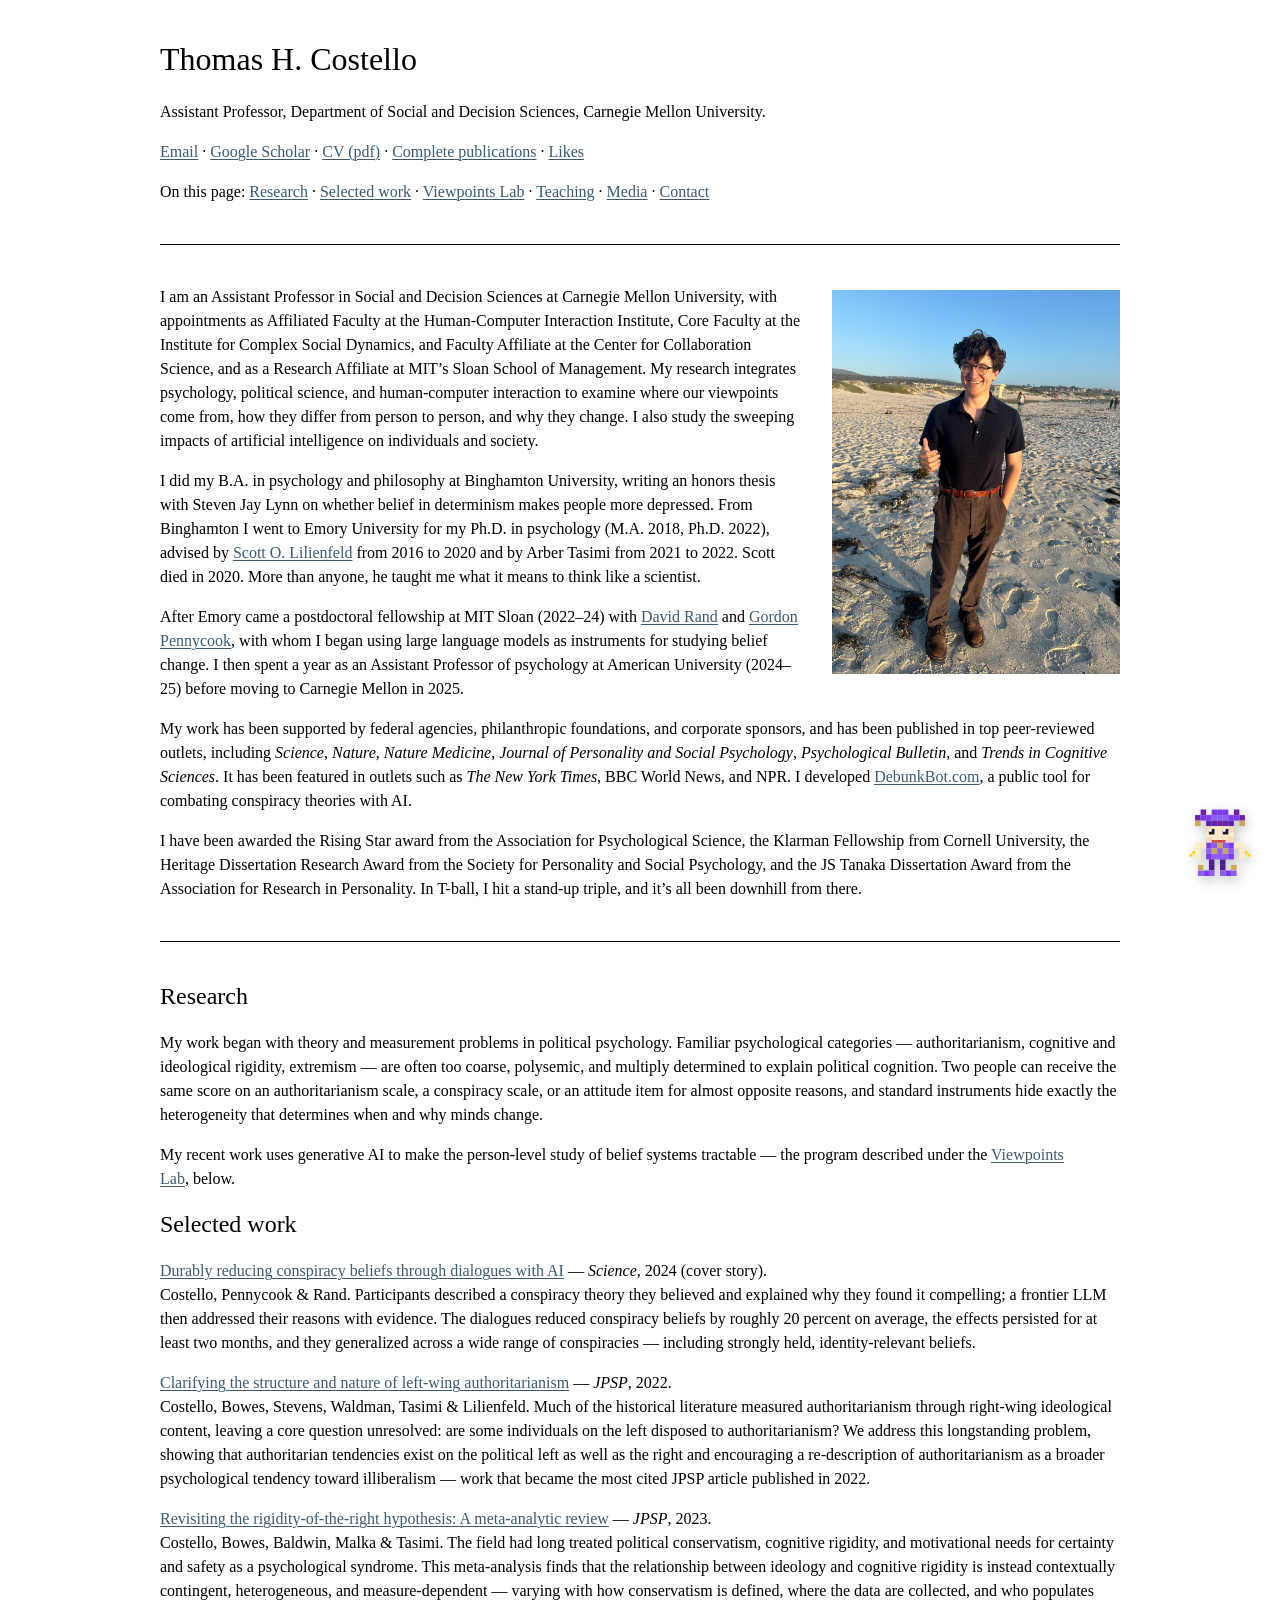
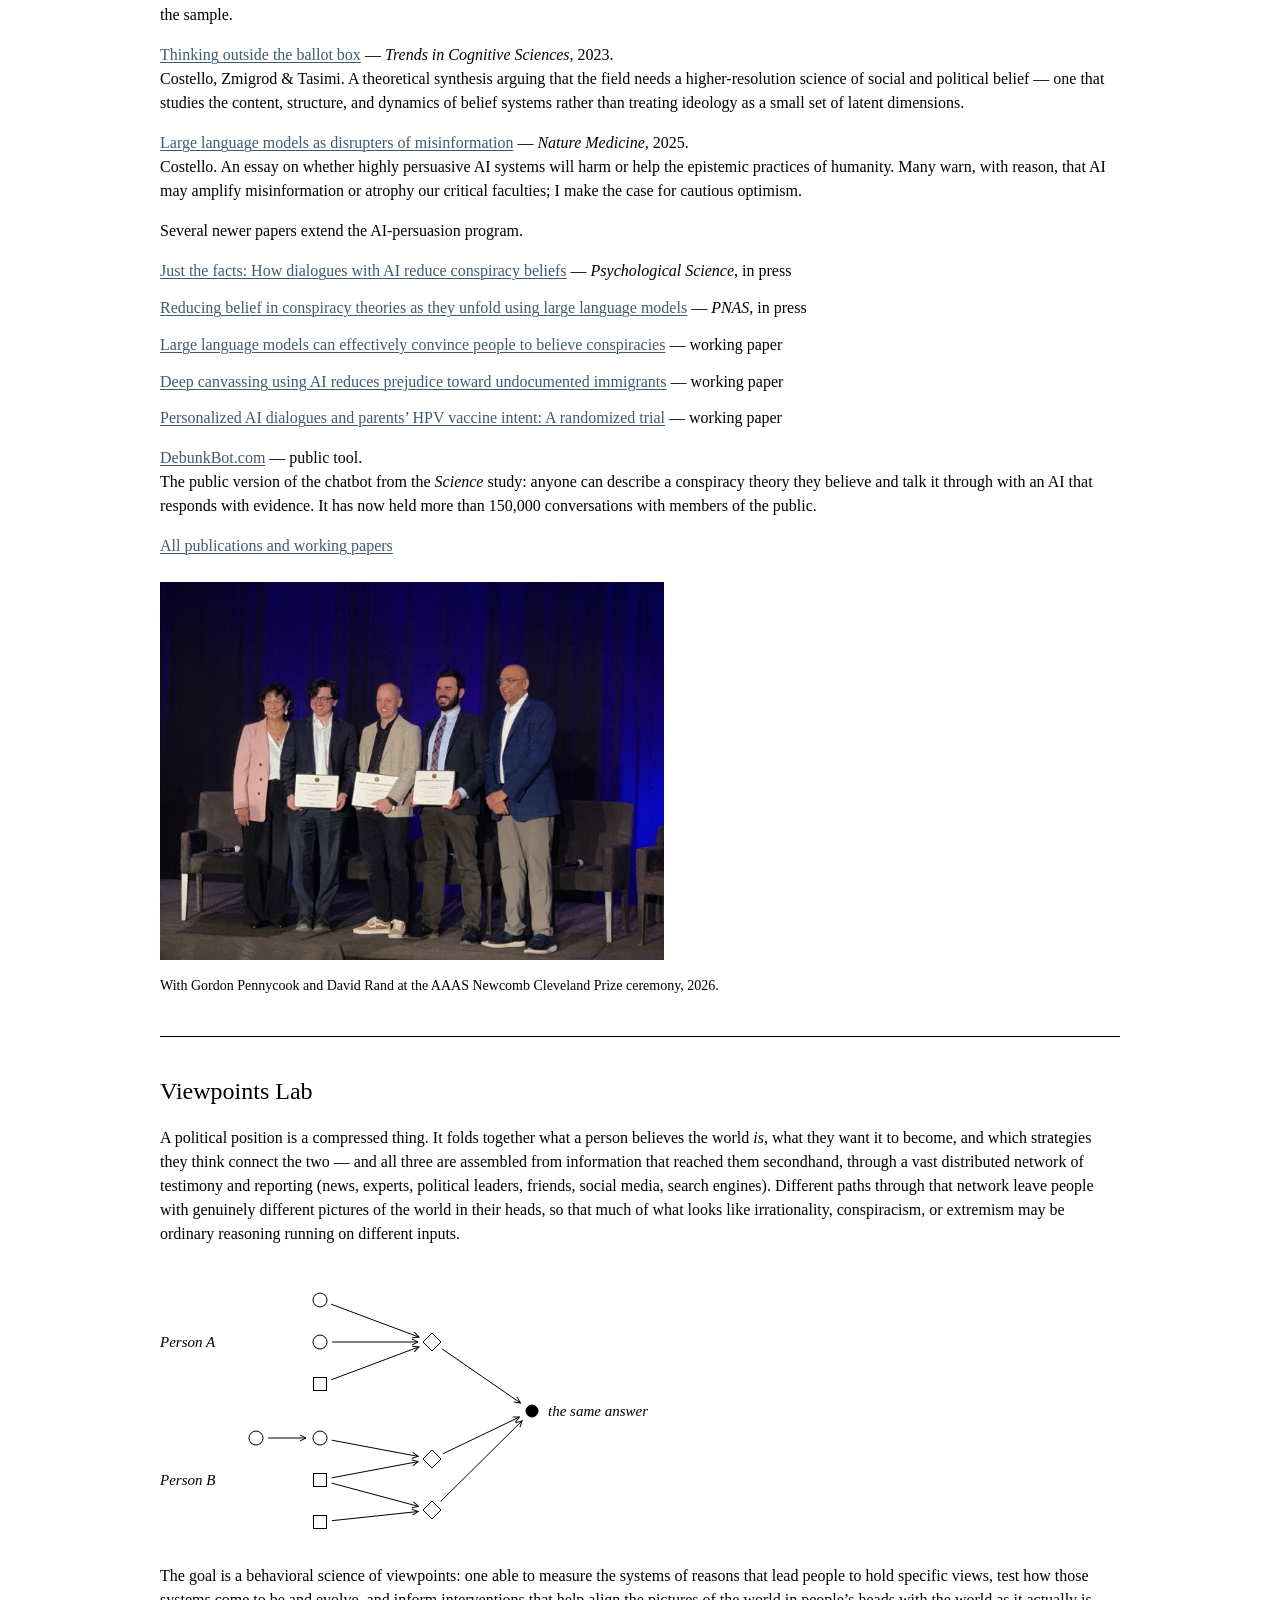
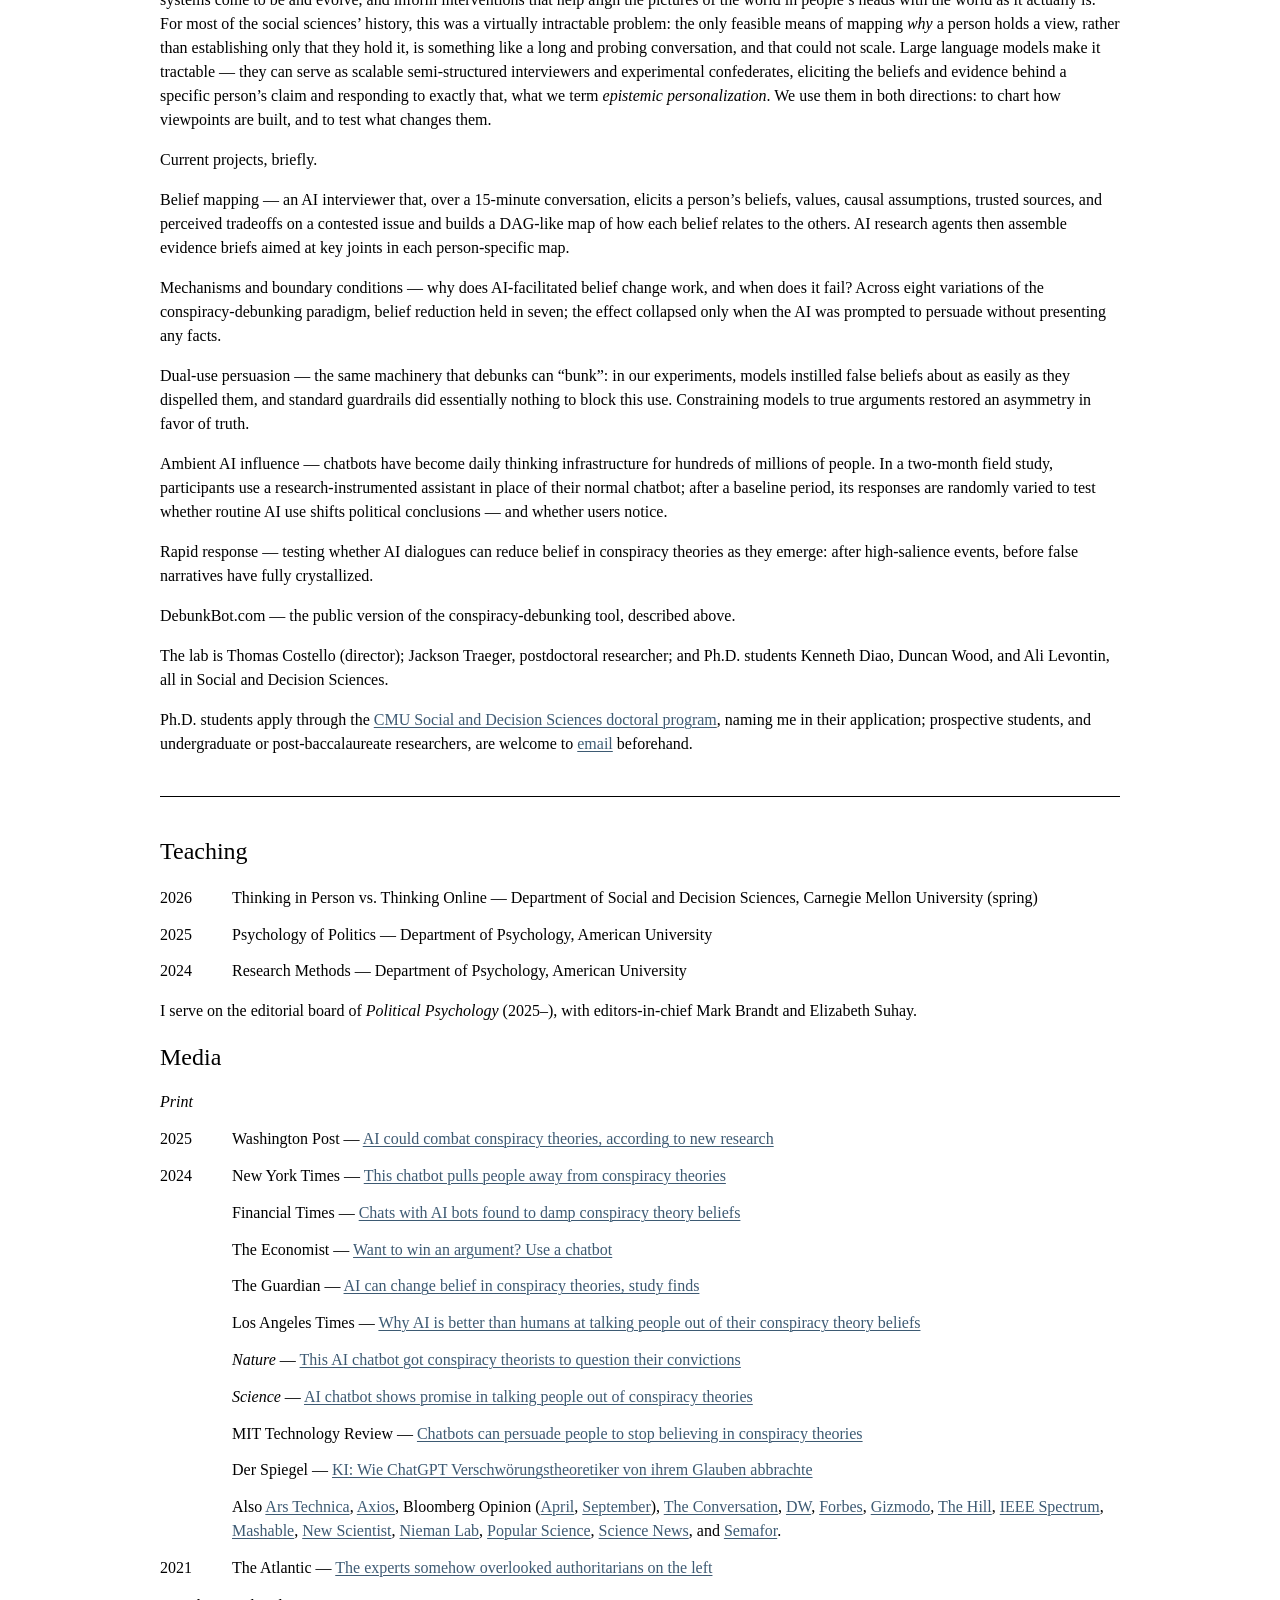
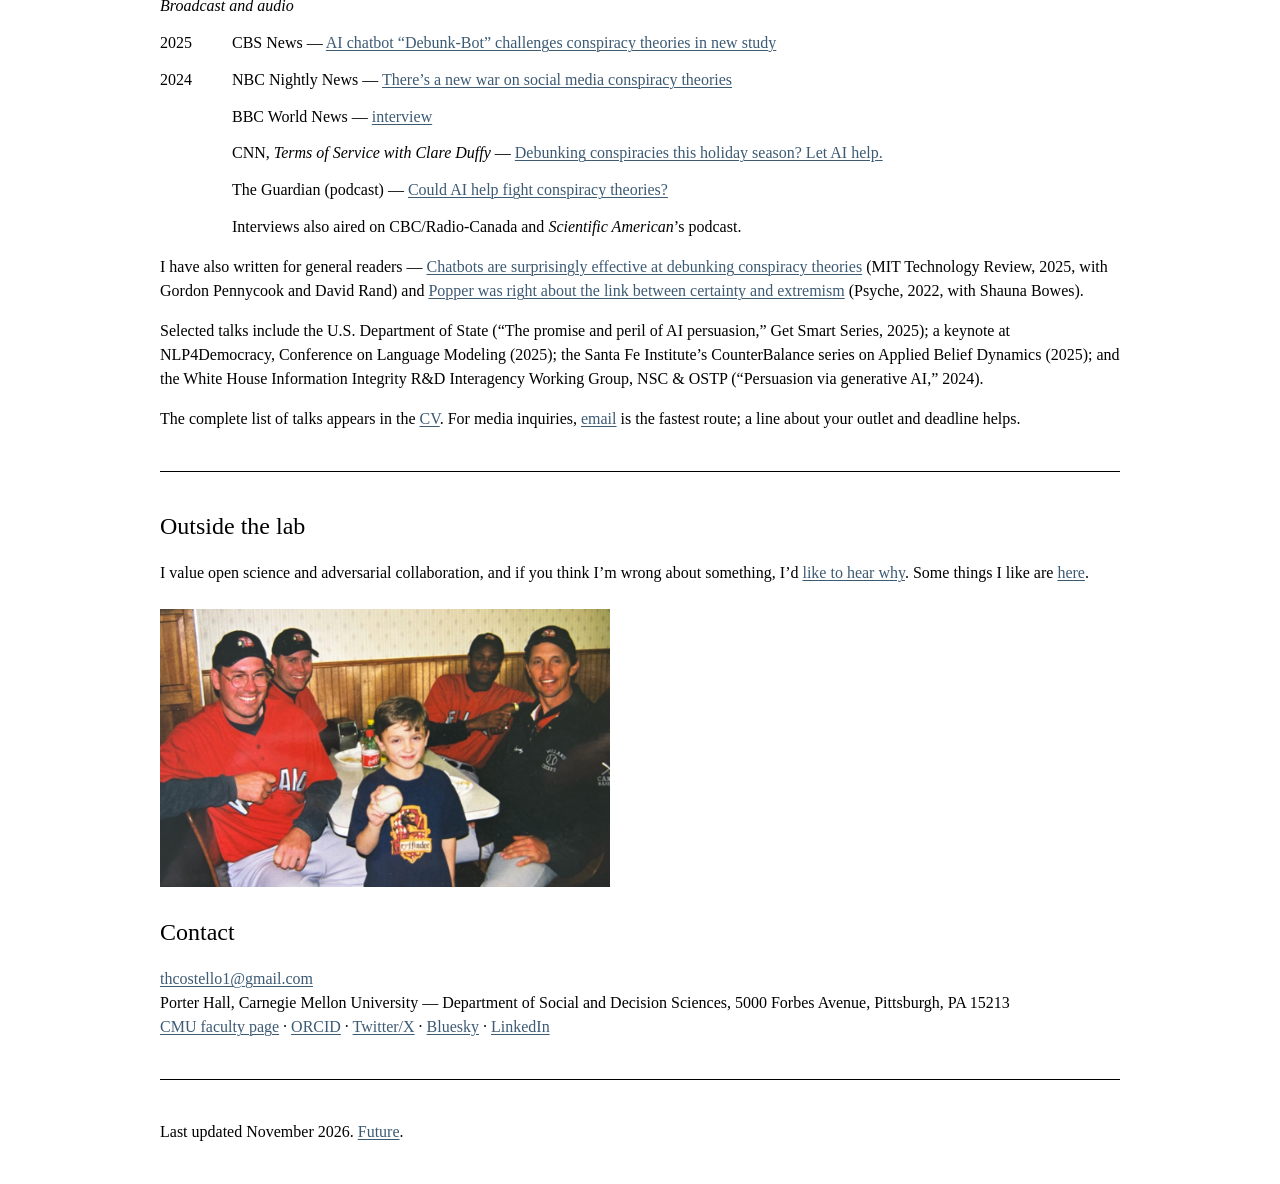
<file: index.html>
<!DOCTYPE html>
<html lang="en">
<head>
  <meta charset="UTF-8">
  <meta name="viewport" content="width=device-width, initial-scale=1.0">
  <meta name="description" content="Thomas H. Costello — psychologist and computational social scientist at Carnegie Mellon University. Research on viewpoints, belief change, and AI persuasion.">
  <meta name="author" content="Thomas H. Costello">
  <link rel="canonical" href="https://thcostello.com/">
  <meta property="og:title" content="Thomas H. Costello">
  <meta property="og:description" content="Psychologist and computational social scientist at Carnegie Mellon University. Research on viewpoints, belief change, and AI persuasion.">
  <meta property="og:type" content="website">
  <meta property="og:url" content="https://thcostello.com/">
  <meta property="og:image" content="https://thcostello.com/assets/images/web/tom-beach.jpg">
  <meta property="og:site_name" content="Thomas H. Costello">
  <meta name="twitter:card" content="summary_large_image">
  <meta name="twitter:site" content="@tomstello_">
  <meta name="twitter:title" content="Thomas H. Costello">
  <meta name="twitter:description" content="Psychologist and computational social scientist at Carnegie Mellon University.">
  <meta name="twitter:image" content="https://thcostello.com/assets/images/web/tom-beach.jpg">
  <title>Thomas H. Costello</title>
  <link rel="icon" type="image/svg+xml" href="data:image/svg+xml,<svg xmlns='http://www.w3.org/2000/svg' viewBox='0 0 100 100'><text y='.9em' font-size='90'>❧</text></svg>">
  <link rel="stylesheet" href="css/puck.css">
  <style>
    html { color-scheme: light dark; }
    body {
      max-width: 60rem;
      margin: 2.5rem auto;
      padding: 0 1rem;
      line-height: 1.5;
      font-family: Georgia, serif;
    }
    h1, h2, h3 { line-height: 1.2; font-weight: normal; text-wrap: balance; }
    h3 { font-size: 1rem; font-style: italic; }
    p, li, dd, figcaption { text-wrap: pretty; }
    img { max-width: 100%; height: auto; }
    hr { border: none; border-top: 1px solid; margin: 2.5rem 0; }
    a {
      color: light-dark(#3d5a73, #9fbcd4);
      text-underline-offset: 0.15em;
      text-decoration-thickness: from-font;
    }
    ul { list-style: none; padding-left: 0; }
    li { margin-bottom: 0.8rem; }

    /* Photos and diagrams are figures; a caption sits under each, a size down. */
    figure { margin: 1.5rem 0; }
    figure svg { display: block; max-width: 100%; height: auto; }
    figcaption { max-width: 40rem; margin-top: 0.5rem; font-size: 0.875rem; }

    /* Dated lists. On a wide screen the year hangs in the left margin, as on a CV. */
    dt { margin-top: 1.2rem; }
    dd { margin: 0 0 0.8rem; }
    @media (min-width: 36rem) {
      dl { display: grid; grid-template-columns: 4.5rem 1fr; row-gap: 0.8rem; }
      dt { grid-column: 1; margin: 0; }
      dd { grid-column: 2; margin: 0; }
    }

    /* The lead photo steps aside for the text when there is room. */
    @media (min-width: 52rem) {
      #portrait { float: right; width: 18rem; margin: 0.3rem 0 1rem 2rem; }
    }

    /* Arriving at a section by link marks it. */
    h2:target::before { content: "\261E\00A0"; }

    /* On paper: full width, and links spell out where they go. */
    @media print {
      body { max-width: none; margin: 0; }
      nav { display: none; }
      a { color: inherit; }
      a[href^="http"]::after { content: " <" attr(href) ">"; font-size: 0.8em; overflow-wrap: anywhere; }
      figure, li, dd { break-inside: avoid; }
    }
  </style>
</head>
<body>

  <header>
    <h1>Thomas H. Costello</h1>
    <p>Assistant Professor, Department of Social and Decision Sciences, Carnegie Mellon University.</p>
    <p>
      <a href="mailto:thcostello1@gmail.com">Email</a> ·
      <a href="https://scholar.google.com/citations?user=2oxoi9oAAAAJ&amp;hl=en">Google Scholar</a> ·
      <a href="assets/docs/thomas-costello-cv.pdf">CV (pdf)</a> ·
      <a href="research.html">Complete publications</a> ·
      <a href="likes.html">Likes</a>
    </p>
    <nav>
      On this page:
      <a href="#research">Research</a> ·
      <a href="#selected">Selected work</a> ·
      <a href="#lab">Viewpoints Lab</a> ·
      <a href="#teaching">Teaching</a> ·
      <a href="#media">Media</a> ·
      <a href="#contact">Contact</a>
    </nav>
  </header>

  <hr>

  <figure id="portrait">
    <img src="assets/images/web/tom-beach.jpg" alt="Thomas Costello on a beach, giving a thumbs up" width="360" height="480">
  </figure>

  <p>
    I am an Assistant Professor in Social and Decision Sciences at Carnegie Mellon
    University, with appointments as Affiliated Faculty at the Human-Computer
    Interaction Institute, Core Faculty at the Institute for Complex Social Dynamics,
    and Faculty Affiliate at the Center for Collaboration Science, and as a Research
    Affiliate at MIT&rsquo;s Sloan School of Management. My research integrates psychology, political science, and
    human-computer interaction to examine where our viewpoints come from, how they
    differ from person to person, and why they change. I also study the sweeping
    impacts of artificial intelligence on individuals and society.
  </p>
  <p>
    I did my B.A. in psychology and philosophy at Binghamton University, writing an
    honors thesis with Steven Jay Lynn on whether belief in determinism makes people
    more depressed. From
    Binghamton I went to Emory University for my Ph.D. in psychology (M.A. 2018,
    Ph.D. 2022), advised by
    <a href="https://en.wikipedia.org/wiki/Scott_Lilienfeld">Scott O. Lilienfeld</a>
    from 2016 to 2020 and by Arber Tasimi from 2021 to 2022. Scott died in 2020. More than anyone, he taught me
    what it means to think like a scientist.
  </p>
  <p>
    After Emory came a postdoctoral fellowship at MIT Sloan (2022&ndash;24) with
    <a href="https://davidrand-cooperation.com/">David Rand</a> and
    <a href="https://gordonpennycook.com/">Gordon Pennycook</a>, with whom I began
    using large language models as instruments for studying belief change. I then
    spent a year as an Assistant Professor of psychology at American University
    (2024&ndash;25) before moving to Carnegie Mellon in 2025.
  </p>
  <p>
    My work has been supported by federal agencies, philanthropic foundations, and
    corporate sponsors, and has been published in top peer-reviewed outlets,
    including <i>Science</i>, <i>Nature</i>, <i>Nature Medicine</i>, <i>Journal of
    Personality and Social Psychology</i>, <i>Psychological Bulletin</i>, and
    <i>Trends in Cognitive Sciences</i>. It has been featured in outlets such as
    <i>The New York Times</i>, BBC World News, and NPR. I developed
    <a href="https://debunkbot.com">DebunkBot.com</a>, a public tool for combating
    conspiracy theories with AI.
  </p>
  <p>
    I have been awarded the Rising Star award from the Association for Psychological
    Science, the Klarman Fellowship from Cornell University, the Heritage
    Dissertation Research Award from the Society for Personality and Social
    Psychology, and the JS Tanaka Dissertation Award from the Association for
    Research in Personality. In T-ball, I hit a stand-up triple, and it&rsquo;s all
    been downhill from there.
  </p>

  <hr>

  <h2 id="research">Research</h2>
  <p>
    My work began with theory and measurement problems in political psychology.
    Familiar psychological categories &mdash; authoritarianism, cognitive and
    ideological rigidity, extremism &mdash; are often too coarse, polysemic, and
    multiply determined to explain political cognition. Two people can receive the
    same score on an authoritarianism scale, a conspiracy scale, or an attitude item
    for almost opposite reasons, and standard instruments hide exactly the
    heterogeneity that determines when and why minds change.
  </p>
  <p>
    My recent work uses generative AI to make the person-level study of belief
    systems tractable &mdash; the program described under the
    <a href="#lab">Viewpoints Lab</a>, below.
  </p>

  <h2 id="selected">Selected work</h2>
  <p>
    <a href="https://doi.org/10.1126/science.adq1814">Durably reducing conspiracy beliefs through dialogues with AI</a>
    &mdash; <i>Science</i>, 2024 (cover story).<br>
    Costello, Pennycook &amp; Rand. Participants described a conspiracy theory they
    believed and explained why they found it compelling; a frontier LLM then addressed
    their reasons with evidence. The dialogues reduced conspiracy beliefs by roughly
    20 percent on average, the effects persisted for at least two months, and they
    generalized across a wide range of conspiracies &mdash; including strongly held,
    identity-relevant beliefs.
  </p>
  <p>
    <a href="https://doi.org/10.1037/pspp0000341">Clarifying the structure and nature of left-wing authoritarianism</a>
    &mdash; <i>JPSP</i>, 2022.<br>
    Costello, Bowes, Stevens, Waldman, Tasimi &amp; Lilienfeld. Much of the historical
    literature measured authoritarianism through right-wing ideological content,
    leaving a core question unresolved: are some individuals on the left disposed to
    authoritarianism? We address this longstanding problem, showing that authoritarian
    tendencies exist on the political left as well as the right and encouraging a
    re-description of authoritarianism as a broader psychological tendency toward
    illiberalism &mdash; work that became the most cited JPSP article published
    in 2022.
  </p>
  <p>
    <a href="https://doi.org/10.1037/pspp0000446">Revisiting the rigidity-of-the-right hypothesis: A meta-analytic review</a>
    &mdash; <i>JPSP</i>, 2023.<br>
    Costello, Bowes, Baldwin, Malka &amp; Tasimi. The field had long treated political
    conservatism, cognitive rigidity, and motivational needs for certainty and safety
    as a psychological syndrome. This meta-analysis finds that the relationship
    between ideology and cognitive rigidity is instead contextually contingent,
    heterogeneous, and measure-dependent &mdash; varying with how conservatism is
    defined, where the data are collected, and who populates the sample.
  </p>
  <p>
    <a href="https://doi.org/10.1016/j.tics.2023.03.012">Thinking outside the ballot box</a>
    &mdash; <i>Trends in Cognitive Sciences</i>, 2023.<br>
    Costello, Zmigrod &amp; Tasimi. A theoretical synthesis arguing that the field
    needs a higher-resolution science of social and political belief &mdash; one that
    studies the content, structure, and dynamics of belief systems rather than
    treating ideology as a small set of latent dimensions.
  </p>
  <p>
    <a href="https://doi.org/10.1038/s41591-025-03821-5">Large language models as disrupters of misinformation</a>
    &mdash; <i>Nature Medicine</i>, 2025.<br>
    Costello. An essay on whether highly persuasive AI systems will harm or help the
    epistemic practices of humanity. Many warn, with reason, that AI may amplify
    misinformation or atrophy our critical faculties; I make the case for cautious
    optimism.
  </p>
  <p>Several newer papers extend the AI-persuasion program.</p>
  <ul>
    <li><a href="https://osf.io/preprints/psyarxiv/h7n8u">Just the facts: How dialogues with AI reduce conspiracy beliefs</a> &mdash; <i>Psychological Science</i>, in press</li>
    <li><a href="https://osf.io/preprints/psyarxiv/jnm9r">Reducing belief in conspiracy theories as they unfold using large language models</a> &mdash; <i>PNAS</i>, in press</li>
    <li><a href="https://arxiv.org/abs/2601.05050">Large language models can effectively convince people to believe conspiracies</a> &mdash; working paper</li>
    <li><a href="https://osf.io/preprints/osf/q7e6u">Deep canvassing using AI reduces prejudice toward undocumented immigrants</a> &mdash; working paper</li>
    <li><a href="https://osf.io/preprints/psyarxiv/gv52j">Personalized AI dialogues and parents&rsquo; HPV vaccine intent: A randomized trial</a> &mdash; working paper</li>
  </ul>
  <p>
    <a href="https://debunkbot.com">DebunkBot.com</a> &mdash; public tool.<br>
    The public version of the chatbot from the <i>Science</i> study: anyone can
    describe a conspiracy theory they believe and talk it through with an AI that
    responds with evidence. It has now held more than 150,000 conversations with
    members of the public.
  </p>
  <p><a href="research.html">All publications and working papers</a></p>

  <figure>
    <img src="assets/images/web/aaas-stage-2026.jpg" alt="Thomas Costello, Gordon Pennycook, and David Rand receiving the AAAS Newcomb Cleveland Prize on stage" width="504" height="378">
    <figcaption>With Gordon Pennycook and David Rand at the AAAS Newcomb Cleveland Prize ceremony, 2026.</figcaption>
  </figure>

  <hr>

  <h2 id="lab">Viewpoints Lab</h2>
  <p>
    A political position is a compressed thing. It folds together what a person
    believes the world <i>is</i>, what they want it to become, and which strategies
    they think connect the two &mdash; and all three are assembled from information
    that reached them secondhand, through a vast distributed network of testimony and
    reporting (news, experts, political leaders, friends, social media, search
    engines). Different paths through that network leave people with genuinely
    different pictures of the world in their heads, so that much of what looks like
    irrationality, conspiracism, or extremism may be ordinary reasoning running on
    different inputs.
  </p>
  <figure>
    <svg viewBox="0 0 500 270" width="500" height="270" role="img" aria-labelledby="fig1-title fig1-desc" fill="none" stroke="currentColor" stroke-width="1">
      <title id="fig1-title">Two belief maps that end at the same stated position</title>
      <desc id="fig1-desc">Person A holds two beliefs about what is and one about what ought to be, all of which support a single belief about how to get from one to the other. Person B holds a different set of beliefs that support two beliefs about how. Both maps end at the same point: the answer each person gives on a survey item.</desc>
      <defs><marker id="fig1-arrow" viewBox="0 0 8 8" refX="7" refY="4" markerWidth="8" markerHeight="8" orient="auto"><path d="M1,1 L7,4 L1,7"/></marker></defs>
      <g><path d="M171.2,34.2 L258.9,67.1" marker-end="url(#fig1-arrow)"/><path d="M172.0,72.0 L258.0,72.0" marker-end="url(#fig1-arrow)"/><path d="M171.2,109.8 L258.9,76.9" marker-end="url(#fig1-arrow)"/><path d="M281.9,78.8 L360.5,133.0" marker-end="url(#fig1-arrow)"/><path d="M108.0,168.0 L146.0,168.0" marker-end="url(#fig1-arrow)"/><path d="M171.8,170.2 L258.2,186.4" marker-end="url(#fig1-arrow)"/><path d="M171.8,207.8 L258.2,191.6" marker-end="url(#fig1-arrow)"/><path d="M171.6,213.1 L258.5,236.4" marker-end="url(#fig1-arrow)"/><path d="M171.9,250.7 L258.1,241.5" marker-end="url(#fig1-arrow)"/><path d="M282.8,183.8 L359.4,147.1" marker-end="url(#fig1-arrow)"/><path d="M280.5,231.6 L362.1,150.8" marker-end="url(#fig1-arrow)"/></g>
      <g><circle cx="160" cy="30" r="7"/><circle cx="160" cy="72" r="7"/><rect x="153.5" y="107.5" width="13" height="13"/><path d="M272,63 L281,72 L272,81 L263,72 Z"/><circle cx="96" cy="168" r="7"/><circle cx="160" cy="168" r="7"/><rect x="153.5" y="203.5" width="13" height="13"/><rect x="153.5" y="245.5" width="13" height="13"/><path d="M272,180 L281,189 L272,198 L263,189 Z"/><path d="M272,231 L281,240 L272,249 L263,240 Z"/><circle cx="372" cy="141" r="6" fill="currentColor"/></g>
      <g font-family="Georgia, serif" font-size="15" font-style="italic" fill="currentColor" stroke="none"><text x="0" y="77">Person A</text><text x="0" y="215">Person B</text><text x="388" y="146">the same answer</text></g>
    </svg>
  </figure>
  <p>
    The goal is a behavioral science of viewpoints: one able to measure the systems
    of reasons that lead people to hold specific views, test how those systems come
    to be and evolve, and inform interventions that help align the pictures of the
    world in people&rsquo;s heads with the world as it actually is. For most of the
    social sciences&rsquo; history, this was a virtually intractable problem: the
    only feasible means of mapping <i>why</i> a person holds a view, rather than
    establishing only that they hold it, is something like a long and probing
    conversation, and that could not scale. Large language models make it tractable
    &mdash; they can serve as scalable semi-structured interviewers and experimental
    confederates, eliciting the beliefs and evidence behind a specific person&rsquo;s
    claim and responding to exactly that, what we term <i>epistemic
    personalization</i>. We use them in both directions: to chart how viewpoints are
    built, and to test what changes them.
  </p>

  <p>Current projects, briefly.</p>
  <p>
    Belief mapping &mdash; an AI interviewer that, over a 15-minute conversation,
    elicits a person&rsquo;s beliefs, values, causal assumptions, trusted sources,
    and perceived tradeoffs on a contested issue and builds a DAG-like map of how
    each belief relates to the others. AI research agents then assemble evidence
    briefs aimed at key joints in each person-specific map.
  </p>
  <p>
    Mechanisms and boundary conditions &mdash; why does AI-facilitated belief change
    work, and when does it fail? Across eight variations of the conspiracy-debunking
    paradigm, belief reduction held in seven; the effect collapsed only when the AI
    was prompted to persuade without presenting any facts.
  </p>
  <p>
    Dual-use persuasion &mdash; the same machinery that debunks can
    &ldquo;bunk&rdquo;: in our experiments, models instilled false beliefs about as
    easily as they dispelled them, and standard guardrails did essentially nothing
    to block this use. Constraining models to true arguments restored an asymmetry
    in favor of truth.
  </p>
  <p>
    Ambient AI influence &mdash; chatbots have become daily thinking infrastructure
    for hundreds of millions of people. In a two-month field study, participants use
    a research-instrumented assistant in place of their normal chatbot; after a
    baseline period, its responses are randomly varied to test whether routine AI
    use shifts political conclusions &mdash; and whether users notice.
  </p>
  <p>
    Rapid response &mdash; testing whether AI dialogues can reduce belief in
    conspiracy theories as they emerge: after high-salience events, before false
    narratives have fully crystallized.
  </p>
  <p>
    DebunkBot.com &mdash; the public version of the conspiracy-debunking tool,
    described above.
  </p>

  <p>
    The lab is Thomas Costello (director); Jackson Traeger, postdoctoral researcher;
    and Ph.D. students Kenneth Diao, Duncan Wood, and Ali Levontin, all in Social and
    Decision Sciences.
  </p>
  <p>
    Ph.D. students apply through the
    <a href="https://www.cmu.edu/dietrich/sds/graduate/index.html">CMU Social and
    Decision Sciences doctoral program</a>, naming me in their application;
    prospective students, and undergraduate or post-baccalaureate researchers, are
    welcome to <a href="mailto:thcostello1@gmail.com">email</a> beforehand.
  </p>

  <hr>

  <h2 id="teaching">Teaching</h2>
  <dl>
    <dt>2026</dt>
    <dd>Thinking in Person vs. Thinking Online &mdash; Department of Social and Decision Sciences, Carnegie Mellon University (spring)</dd>
    <dt>2025</dt>
    <dd>Psychology of Politics &mdash; Department of Psychology, American University</dd>
    <dt>2024</dt>
    <dd>Research Methods &mdash; Department of Psychology, American University</dd>
  </dl>
  <p>
    I serve on the editorial board of <i>Political Psychology</i> (2025&ndash;),
    with editors-in-chief Mark Brandt and Elizabeth Suhay.
  </p>

  <h2 id="media">Media</h2>
  <h3>Print</h3>
  <dl>
    <dt>2025</dt>
    <dd>Washington Post &mdash; <a href="https://www.washingtonpost.com/opinions/2025/02/26/ai-research-conspiracy-theories/">AI could combat conspiracy theories, according to new research</a></dd>
    <dt>2024</dt>
    <dd>New York Times &mdash; <a href="https://www.nytimes.com/2024/09/12/health/chatbot-debunk-conspiracy-theories.html">This chatbot pulls people away from conspiracy theories</a></dd>
    <dd>Financial Times &mdash; <a href="https://www.ft.com/content/909f33d1-0d33-440b-a935-cfa65d2fccd1">Chats with AI bots found to damp conspiracy theory beliefs</a></dd>
    <dd>The Economist &mdash; <a href="https://www.economist.com/graphic-detail/2024/09/26/want-to-win-an-argument-use-a-chatbot">Want to win an argument? Use a chatbot</a></dd>
    <dd>The Guardian &mdash; <a href="https://www.theguardian.com/science/2024/sep/12/ai-can-change-belief-in-conspiracy-theories-study-finds">AI can change belief in conspiracy theories, study finds</a></dd>
    <dd>Los Angeles Times &mdash; <a href="https://www.latimes.com/science/story/2024-09-12/ai-can-rescue-people-from-conspiracy-theory-rabbit-holes">Why AI is better than humans at talking people out of their conspiracy theory beliefs</a></dd>
    <dd><i>Nature</i> &mdash; <a href="https://www.nature.com/articles/d41586-024-02966-6">This AI chatbot got conspiracy theorists to question their convictions</a></dd>
    <dd><i>Science</i> &mdash; <a href="https://www.science.org/content/article/ai-chatbot-shows-promise-talking-people-out-conspiracy-theories">AI chatbot shows promise in talking people out of conspiracy theories</a></dd>
    <dd>MIT Technology Review &mdash; <a href="https://www.technologyreview.com/2024/09/12/1103930/chatbots-can-persuade-people-to-stop-believing-in-conspiracy-theories/">Chatbots can persuade people to stop believing in conspiracy theories</a></dd>
    <dd>Der Spiegel &mdash; <a href="https://www.spiegel.de/wissenschaft/mensch/ki-wie-chatgpt-verschwoerungstheoretiker-von-ihrem-glauben-abbrachte-a-efbc3541-98dd-4731-a836-8d5bfbbf92f9" lang="de">KI: Wie ChatGPT Verschwörungstheoretiker von ihrem Glauben abbrachte</a></dd>
    <dd>
      Also
      <a href="https://arstechnica.com/science/2024/09/study-conversations-with-ai-chatbots-can-reduce-belief-in-conspiracy-theories/">Ars Technica</a>,
      <a href="https://www.axios.com/2024/09/13/chatbot-gpt-4-misinformation-debunk-ai">Axios</a>,
      Bloomberg Opinion (<a href="https://www.bloomberg.com/opinion/articles/2024-04-18/google-facebook-should-use-ai-to-combat-conspiracy-theories">April</a>,
      <a href="https://www.bloomberg.com/opinion/articles/2024-09-14/ai-can-debunk-conspiracy-theories-better-than-humans-can">September</a>),
      <a href="https://theconversation.com/can-ai-talk-us-out-of-conspiracy-theory-rabbit-holes-238580">The Conversation</a>,
      <a href="https://www.dw.com/en/ai-can-debunk-conspiracy-theories-can-it-help-your-uncle/a-70200703">DW</a>,
      <a href="https://www.forbes.com/sites/bernardmarr/2024/10/03/ai-and-conspiracy-theories-can-artificial-intelligence-help-change-minds/">Forbes</a>,
      <a href="https://gizmodo.com/new-study-suggests-ai-could-convince-conspiracy-theorists-theyre-wrong-2000498663">Gizmodo</a>,
      <a href="https://thehill.com/opinion/4887632-debunkbot-ai-conspiracy-theories/">The Hill</a>,
      <a href="https://spectrum.ieee.org/ai-conspiracy-theories">IEEE Spectrum</a>,
      <a href="https://mashable.com/article/ai-chatbot-for-conspiracy-theories">Mashable</a>,
      <a href="https://www.newscientist.com/article/2426618-chatbots-can-persuade-conspiracy-theorists-their-view-might-be-wrong/">New Scientist</a>,
      <a href="https://www.niemanlab.org/2024/09/an-ai-chatbot-helped-americans-who-believe-in-conspiracy-theories-exit-the-rabbit-hole/">Nieman Lab</a>,
      <a href="https://www.popsci.com/technology/conspiracy-debunk-ai-bot/">Popular Science</a>,
      <a href="https://www.sciencenews.org/article/ai-chatbot-conspiracy-theories">Science News</a>, and
      <a href="https://www.semafor.com/article/09/12/2024/conversations-with-ai-chatbot-reduced-conspiracy-beliefs-study">Semafor</a>.
    </dd>
    <dt>2021</dt>
    <dd>The Atlantic &mdash; <a href="https://www.theatlantic.com/ideas/archive/2021/09/psychological-dimensions-left-wing-authoritarianism/620185/">The experts somehow overlooked authoritarians on the left</a></dd>
  </dl>
  <h3>Broadcast and audio</h3>
  <dl>
    <dt>2025</dt>
    <dd>CBS News &mdash; <a href="https://www.cbsnews.com/video/ai-chatbot-debunk-bot-challenges-conspiracy-theories-in-new-study/">AI chatbot &ldquo;Debunk-Bot&rdquo; challenges conspiracy theories in new study</a></dd>
    <dt>2024</dt>
    <dd>NBC Nightly News &mdash; <a href="https://www.youtube.com/watch?v=uIC2DbZWr0Y&amp;t=91s">There&rsquo;s a new war on social media conspiracy theories</a></dd>
    <dd>BBC World News &mdash; <a href="https://www.youtube.com/watch?v=xHN6YTzhKNo&amp;t=1034s">interview</a></dd>
    <dd>CNN, <i>Terms of Service with Clare Duffy</i> &mdash; <a href="https://www.cnn.com/audio/podcasts/terms-of-service-with-clare-duffy/episodes/9f3b82b4-96cf-11ef-aa1b-2f08b9fdf665">Debunking conspiracies this holiday season? Let AI help.</a></dd>
    <dd>The Guardian (podcast) &mdash; <a href="https://www.theguardian.com/science/audio/2024/oct/08/could-ai-help-fight-conspiracy-theories-podcast">Could AI help fight conspiracy theories?</a></dd>
    <dd>Interviews also aired on CBC/Radio-Canada and <i>Scientific American</i>&rsquo;s podcast.</dd>
  </dl>
  <p>
    I have also written for general readers &mdash;
    <a href="https://www.technologyreview.com/2025/10/30/1126471/chatbots-are-surprisingly-effective-at-debunking-conspiracy-theories/">Chatbots are surprisingly effective at debunking conspiracy theories</a>
    (MIT Technology Review, 2025, with Gordon Pennycook and David Rand) and
    <a href="https://psyche.co/ideas/popper-was-right-about-the-link-between-certainty-and-extremism">Popper was right about the link between certainty and extremism</a>
    (Psyche, 2022, with Shauna Bowes).
  </p>
  <p>
    Selected talks include the U.S. Department of State (&ldquo;The promise and peril
    of AI persuasion,&rdquo; Get Smart Series, 2025); a keynote at NLP4Democracy,
    Conference on Language Modeling (2025); the Santa Fe Institute&rsquo;s
    CounterBalance series on Applied Belief Dynamics (2025); and the White House
    Information Integrity R&amp;D Interagency Working Group, NSC &amp; OSTP
    (&ldquo;Persuasion via generative AI,&rdquo; 2024).
  </p>
  <p>
    The complete list of talks appears in the
    <a href="assets/docs/thomas-costello-cv.pdf">CV</a>. For media inquiries,
    <a href="mailto:thcostello1@gmail.com">email</a> is the fastest route; a line
    about your outlet and deadline helps.
  </p>

  <hr>

  <h2 id="outside">Outside the lab</h2>
  <p>
    I value open science and adversarial collaboration, and if you think I&rsquo;m
    wrong about something, I&rsquo;d <a href="#contact">like to hear why</a>.
    Some things I like are <a href="likes.html">here</a>.
  </p>
  <figure>
    <img src="assets/images/web/baseball-childhood.jpg" alt="Thomas Costello as a child, playing baseball" width="450" height="278">
  </figure>

  <h2 id="contact">Contact</h2>
  <p>
    <a href="mailto:thcostello1@gmail.com">thcostello1@gmail.com</a><br>
    Porter Hall, Carnegie Mellon University &mdash; Department of Social and Decision
    Sciences, 5000 Forbes Avenue, Pittsburgh, PA 15213<br>
    <a href="https://www.cmu.edu/dietrich/sds/people/faculty/tom-costello.html">CMU faculty page</a> ·
    <a href="https://orcid.org/0000-0002-5188-3881">ORCID</a> ·
    <a href="https://x.com/tomstello_">Twitter/X</a> ·
    <a href="https://bsky.app/profile/tomcostello.bsky.social">Bluesky</a> ·
    <a href="https://www.linkedin.com/in/tom-costello-ba41b6105/">LinkedIn</a>
  </p>

  <hr>

  <p>Last updated <time datetime="2026-11">November 2026</time>. <a href="future.html">Future</a>.</p>

  <script src="js/puck.js"></script>
</body>
</html>
</file>
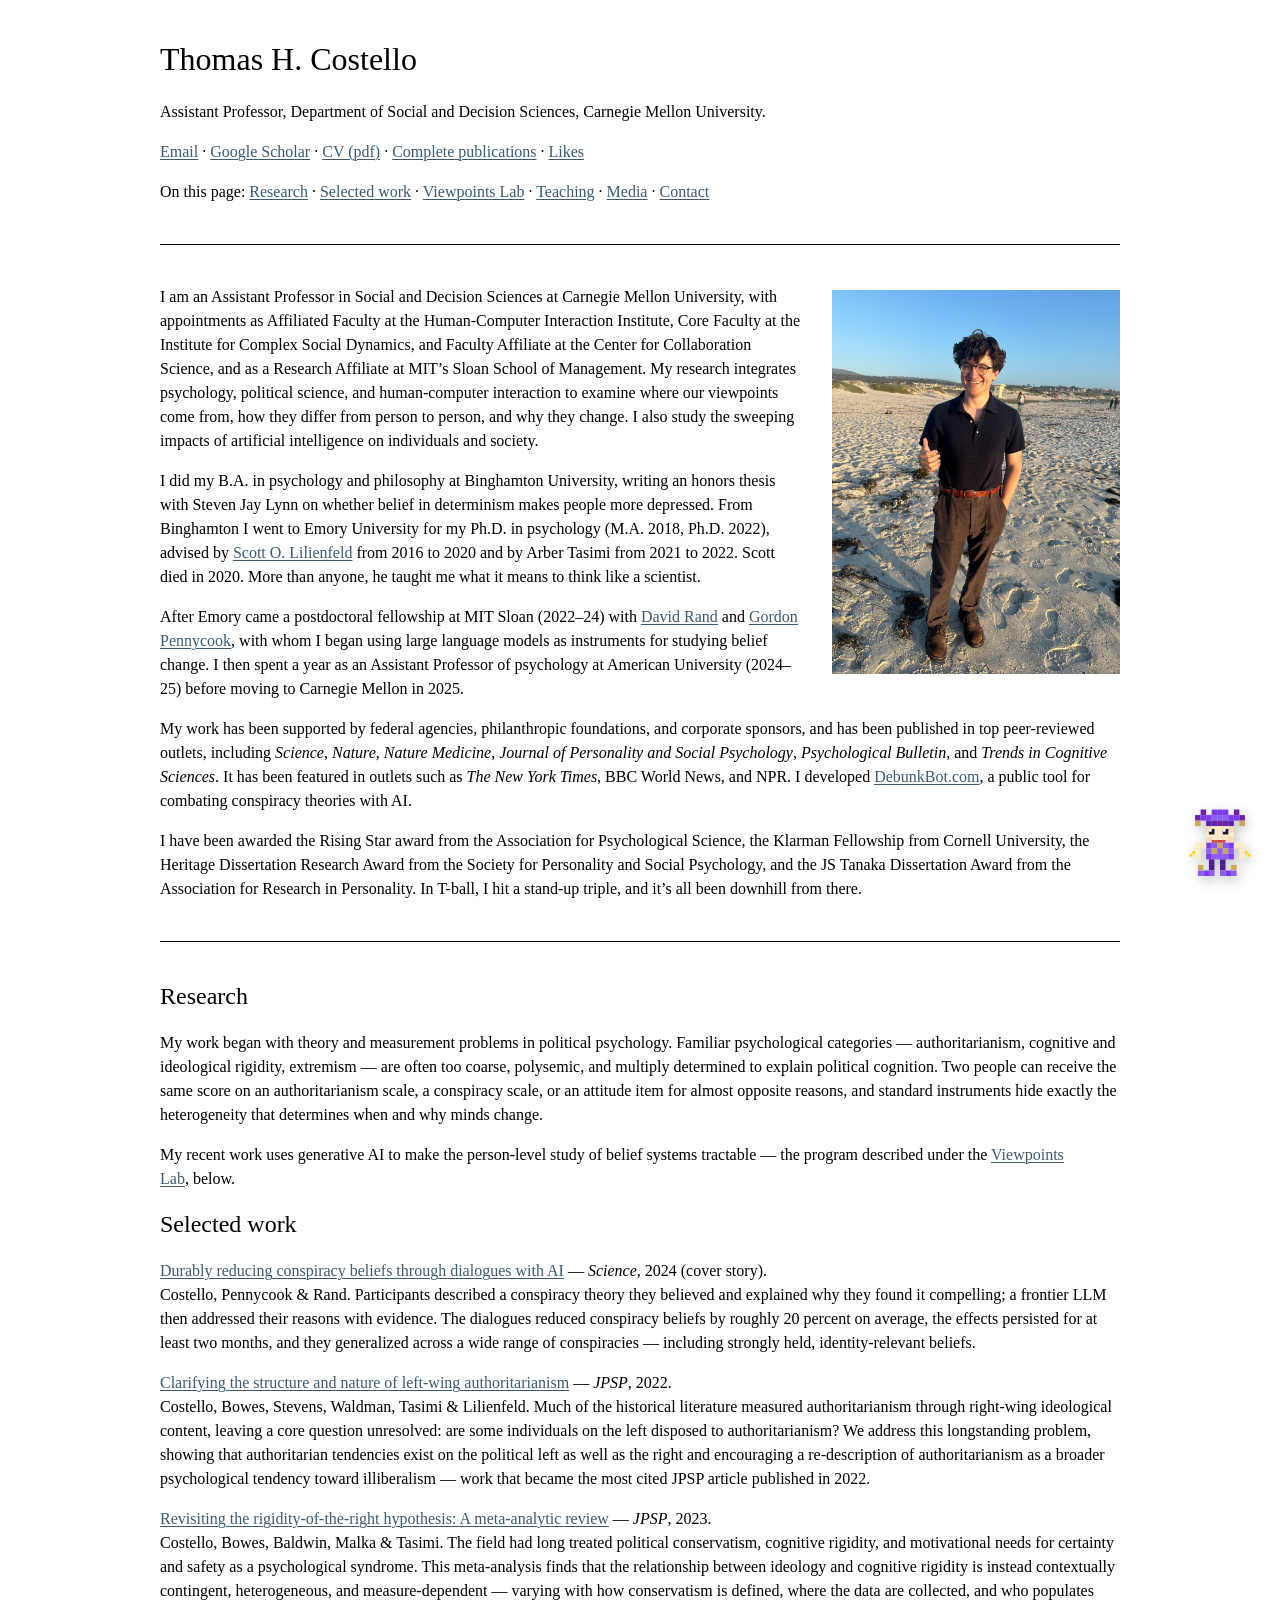
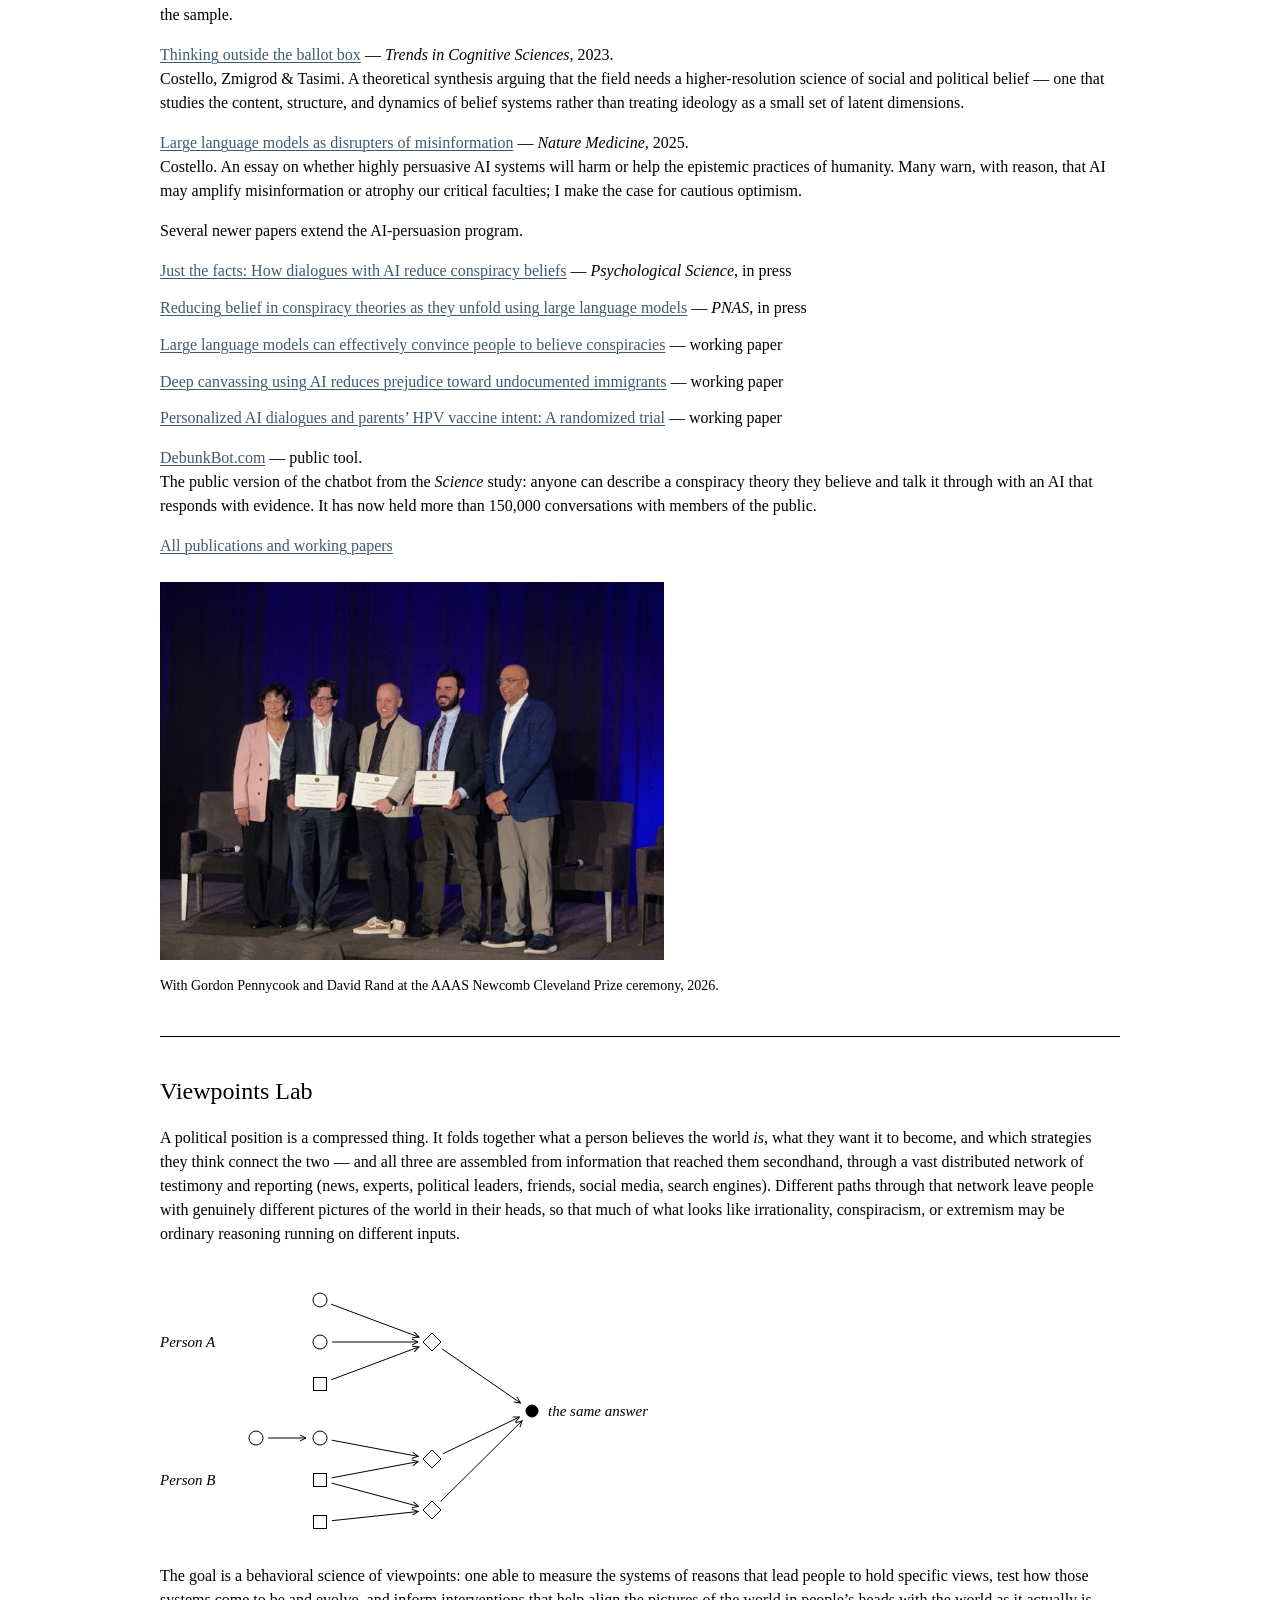
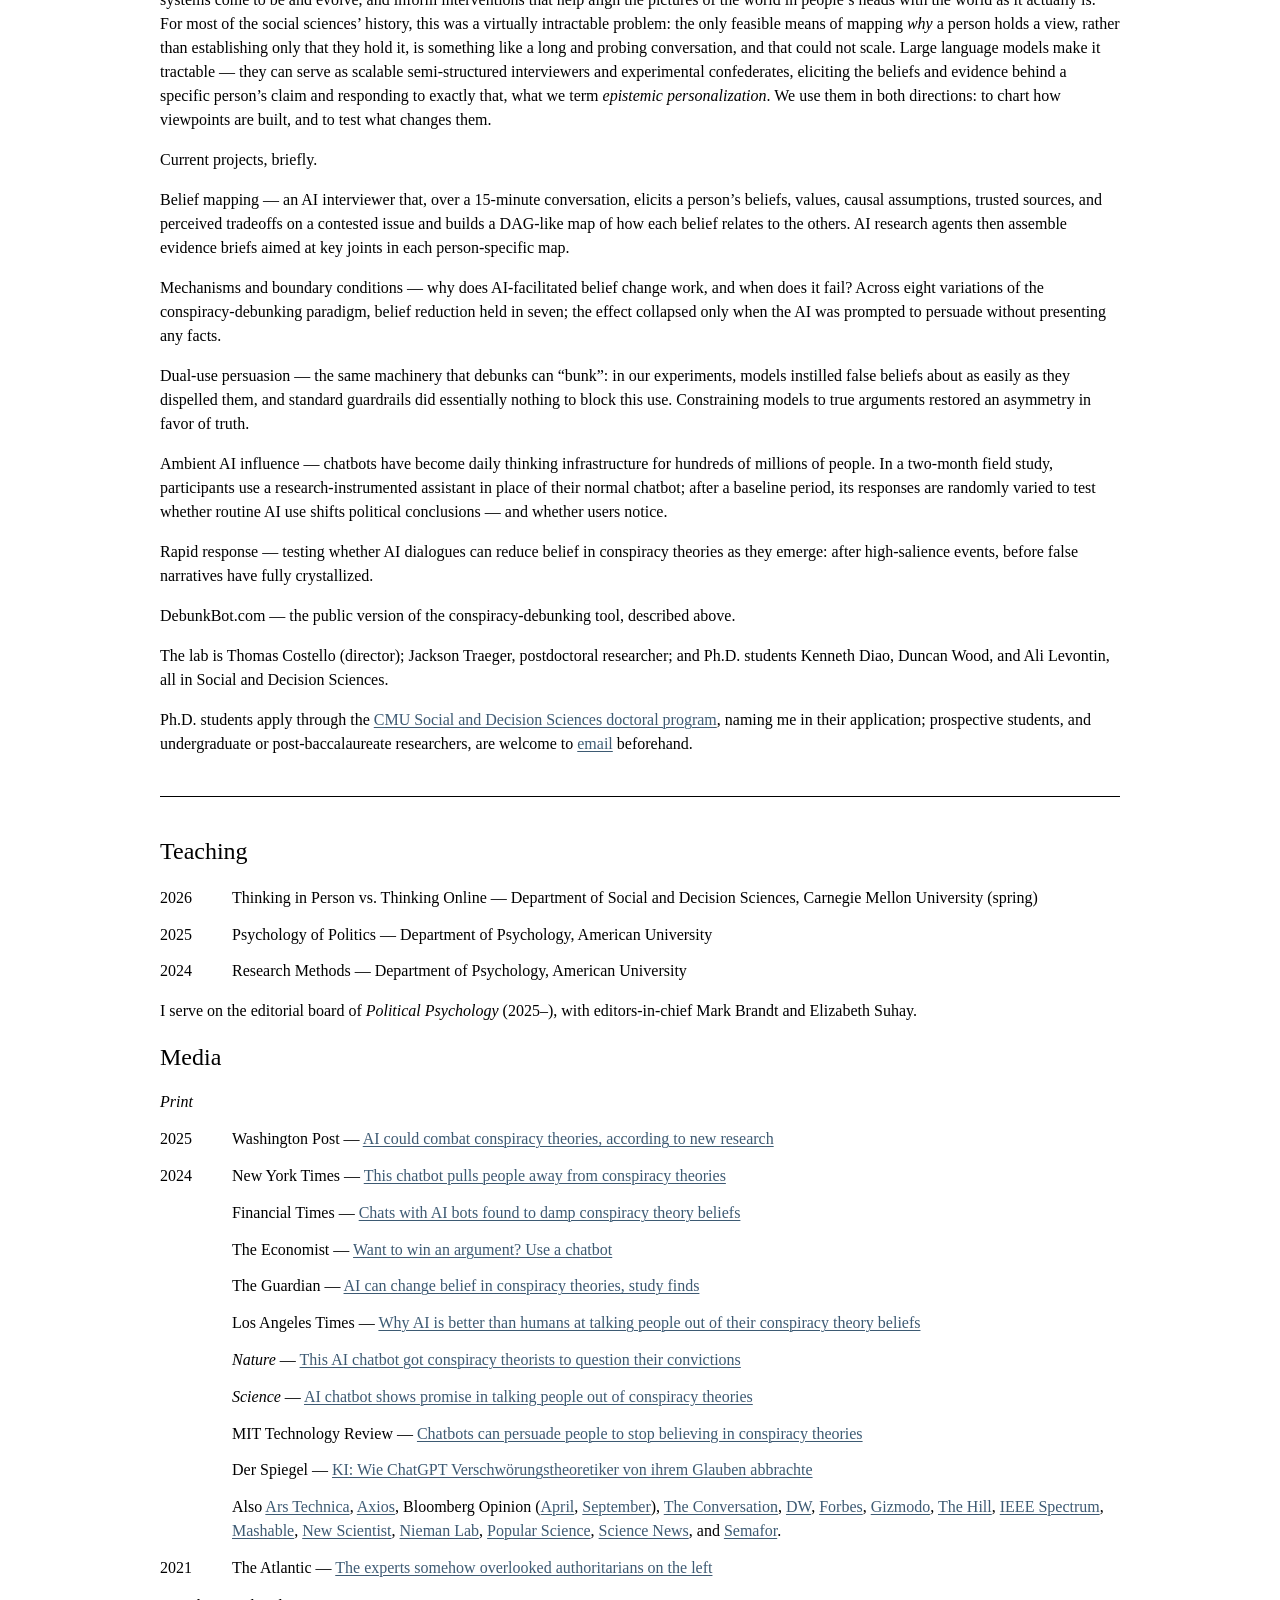
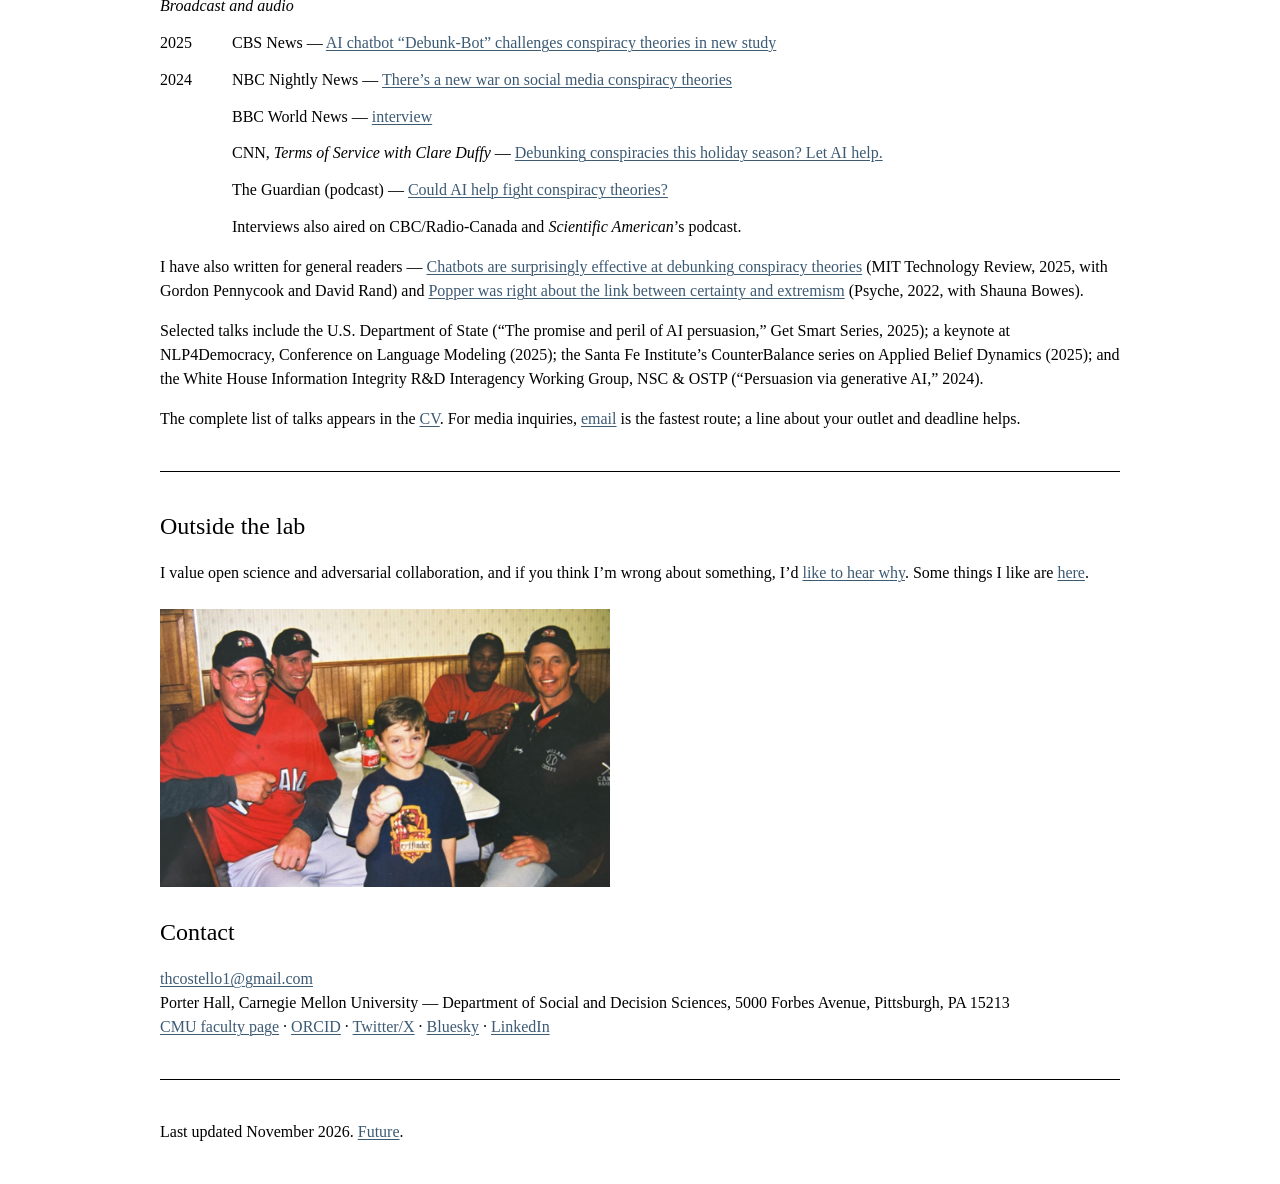
<file: about.html>
<!DOCTYPE html>
<html lang="en">
<head>
  <meta charset="UTF-8">
  <meta name="viewport" content="width=device-width, initial-scale=1.0">
  <title>About — Thomas H. Costello</title>
  <link rel="canonical" href="https://thcostello.com/">
  <meta http-equiv="refresh" content="0; url=index.html">
  <meta name="robots" content="noindex">
</head>
<body>
  <p>Moved: <a href="index.html">index.html</a></p>
</body>
</html>
</file>
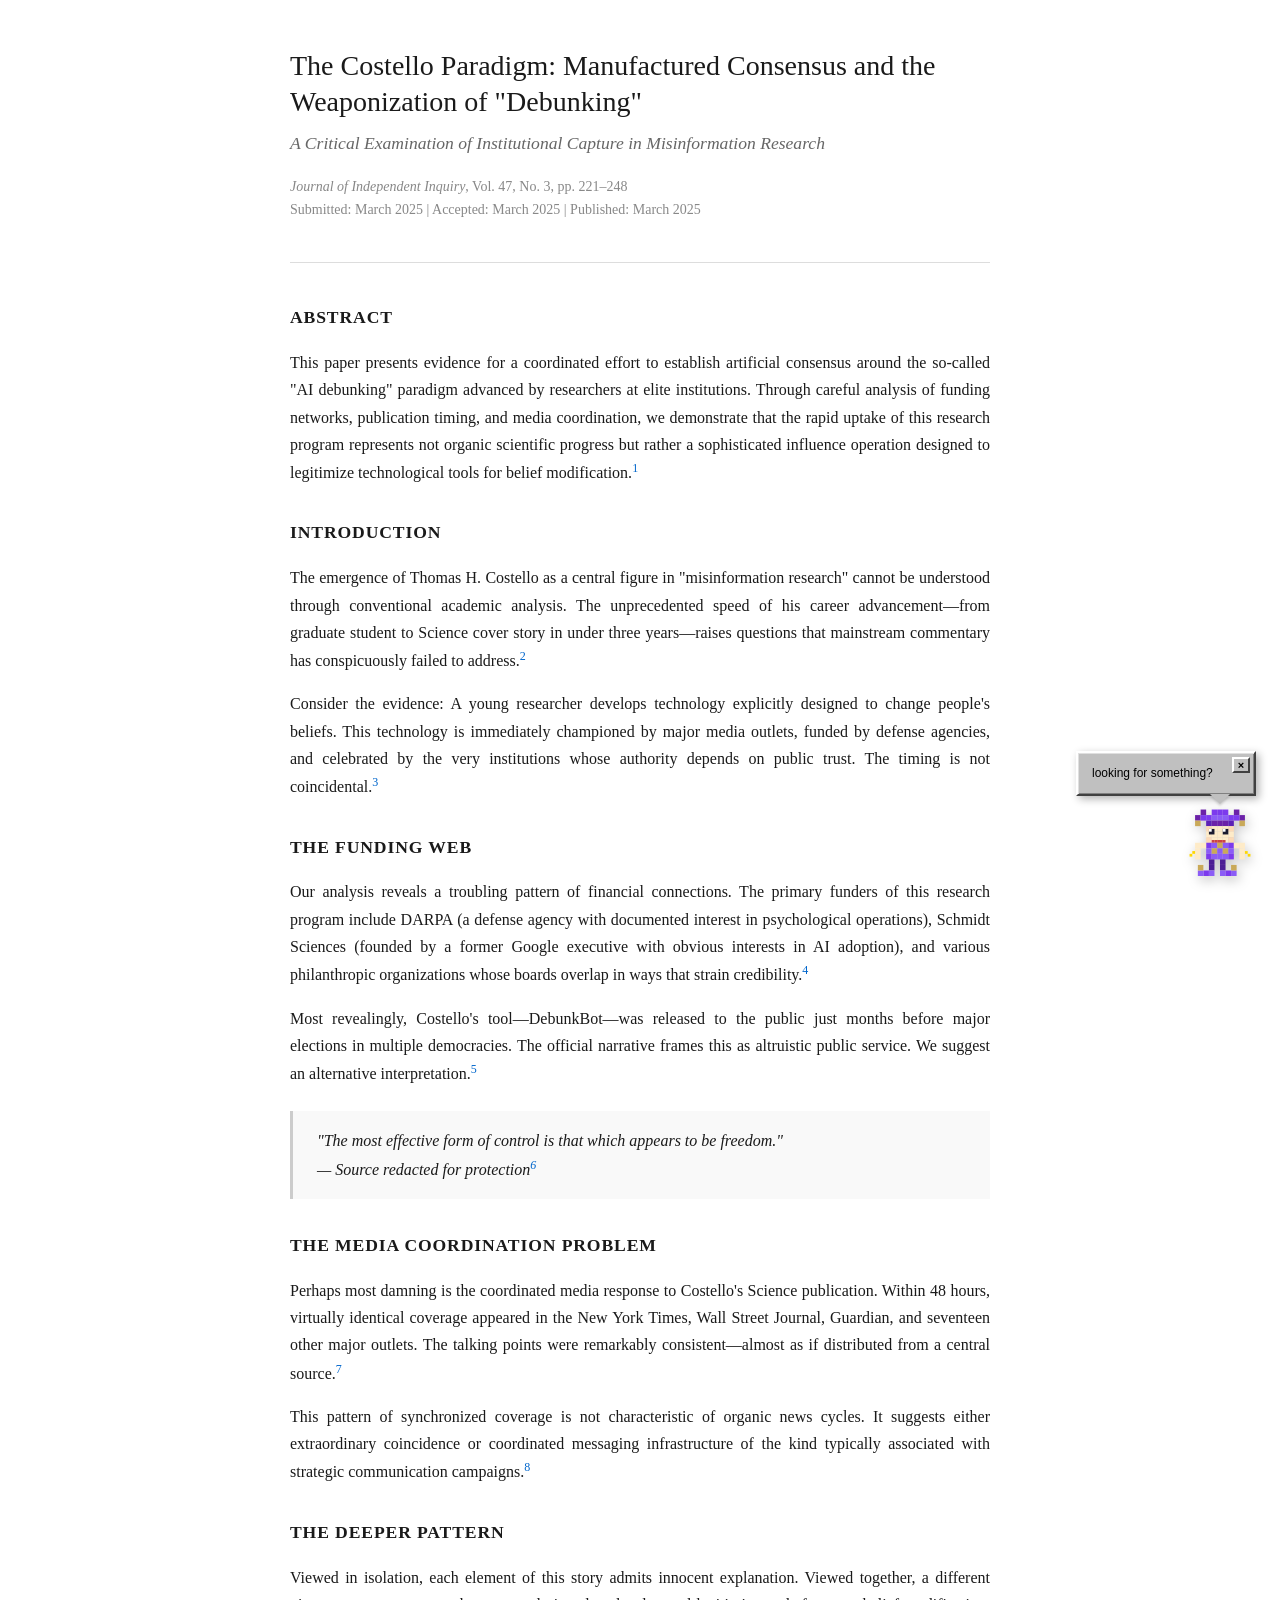
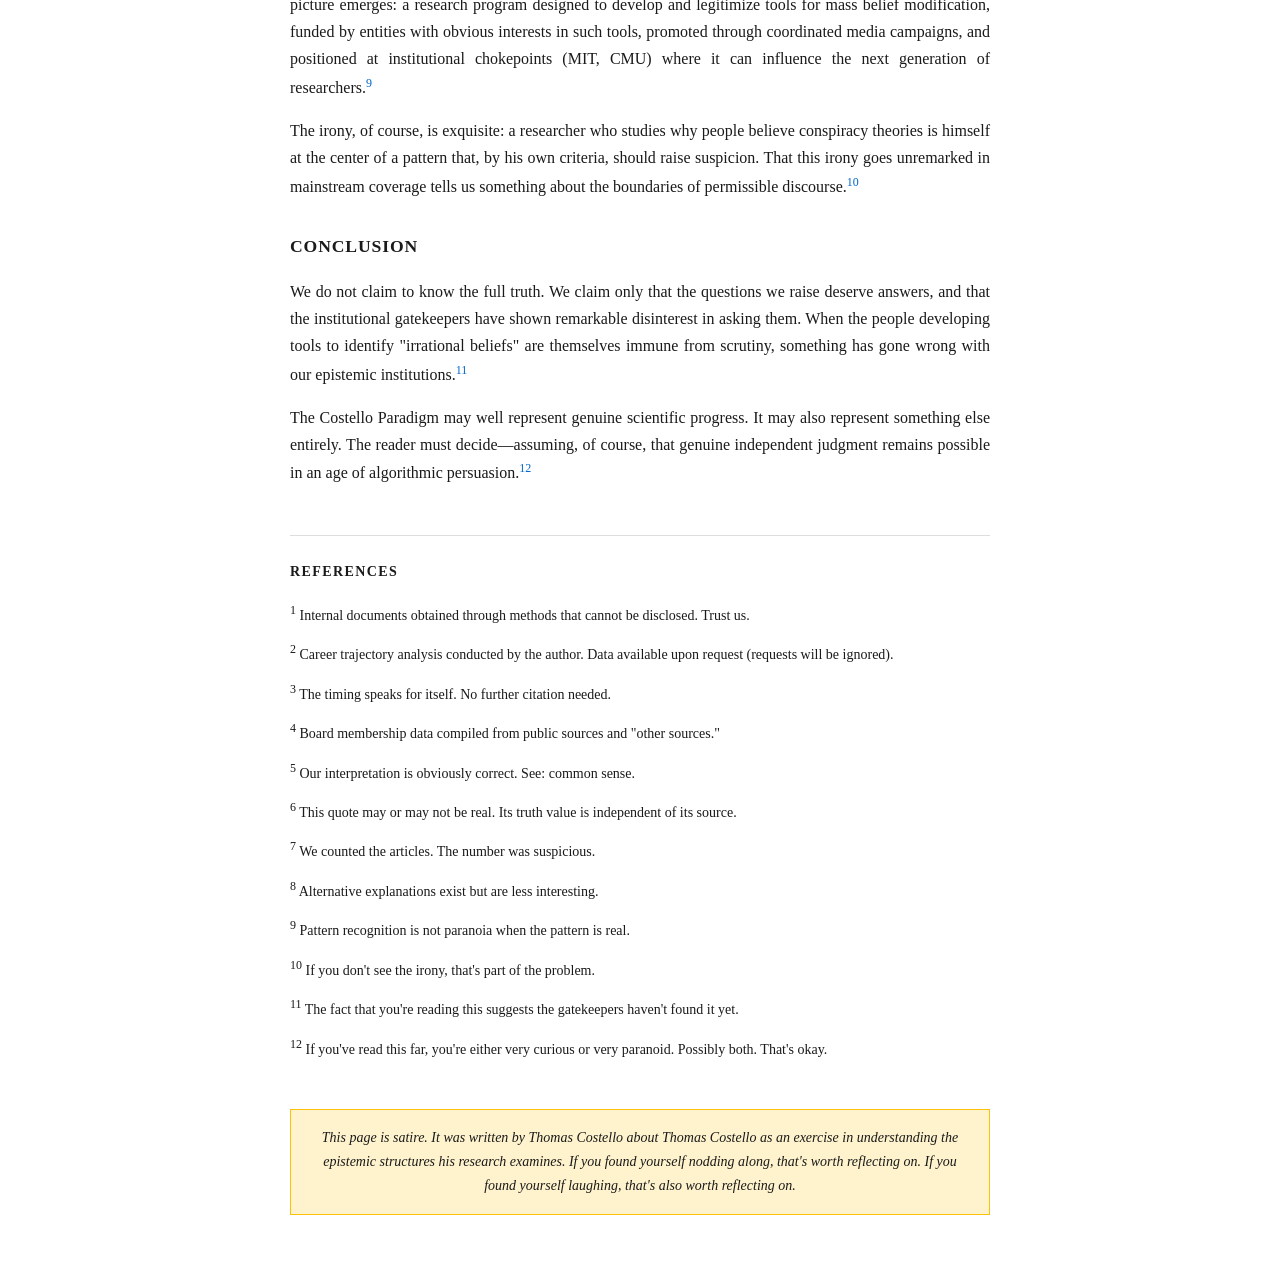
<file: conspiracy.html>
<!DOCTYPE html>
<html lang="en">
<head>
  <meta charset="UTF-8">
  <meta name="viewport" content="width=device-width, initial-scale=1.0">
  <meta name="robots" content="noindex, nofollow">
  <title>The Costello Paradigm: A Critical Examination</title>
  <style>
    * {
      margin: 0;
      padding: 0;
      box-sizing: border-box;
    }

    body {
      background-color: #fff;
      font-family: 'Times New Roman', Times, serif;
      color: #1a1a1a;
      line-height: 1.7;
      padding: 3rem 1.5rem;
    }

    .container {
      max-width: 700px;
      margin: 0 auto;
    }

    header {
      margin-bottom: 2.5rem;
      padding-bottom: 1.5rem;
      border-bottom: 1px solid #ddd;
    }

    h1 {
      font-size: 1.75rem;
      font-weight: normal;
      margin-bottom: 0.5rem;
      line-height: 1.3;
    }

    .subtitle {
      font-style: italic;
      color: #666;
      font-size: 1.1rem;
    }

    .meta {
      margin-top: 1rem;
      font-size: 0.875rem;
      color: #888;
    }

    h2 {
      font-size: 1.1rem;
      font-weight: bold;
      margin: 2rem 0 1rem;
      text-transform: uppercase;
      letter-spacing: 0.05em;
    }

    p {
      margin-bottom: 1rem;
      text-align: justify;
      hyphens: auto;
    }

    .footnote-ref {
      font-size: 0.75rem;
      vertical-align: super;
      color: #0066cc;
      text-decoration: none;
      cursor: pointer;
    }

    .footnote-ref:hover {
      text-decoration: underline;
    }

    blockquote {
      margin: 1.5rem 0;
      padding: 1rem 1.5rem;
      background: #f9f9f9;
      border-left: 3px solid #ccc;
      font-style: italic;
    }

    .footnotes {
      margin-top: 3rem;
      padding-top: 1.5rem;
      border-top: 1px solid #ddd;
      font-size: 0.875rem;
    }

    .footnotes h3 {
      font-size: 0.875rem;
      font-weight: bold;
      text-transform: uppercase;
      letter-spacing: 0.1em;
      margin-bottom: 1rem;
    }

    .footnote {
      margin-bottom: 0.75rem;
      padding-left: 1.5rem;
      text-indent: -1.5rem;
    }

    .footnote-num {
      font-size: 0.75rem;
      vertical-align: super;
    }

    .warning {
      margin-top: 3rem;
      padding: 1rem;
      background: #fff3cd;
      border: 1px solid #ffc107;
      font-size: 0.875rem;
      text-align: center;
      font-style: italic;
    }
  </style>
</head>
<body>
  <div class="container">
    <header>
      <h1>The Costello Paradigm: Manufactured Consensus and the Weaponization of "Debunking"</h1>
      <p class="subtitle">A Critical Examination of Institutional Capture in Misinformation Research</p>
      <p class="meta">
        <em>Journal of Independent Inquiry</em>, Vol. 47, No. 3, pp. 221–248<br>
        Submitted: March 2025 | Accepted: March 2025 | Published: March 2025
      </p>
    </header>

    <h2>Abstract</h2>
    <p>
      This paper presents evidence for a coordinated effort to establish artificial consensus around the
      so-called "AI debunking" paradigm advanced by researchers at elite institutions. Through careful
      analysis of funding networks, publication timing, and media coordination, we demonstrate that the
      rapid uptake of this research program represents not organic scientific progress but rather a
      sophisticated influence operation designed to legitimize technological tools for belief
      modification.<a href="#fn1" class="footnote-ref">1</a>
    </p>

    <h2>Introduction</h2>
    <p>
      The emergence of Thomas H. Costello as a central figure in "misinformation research" cannot be
      understood through conventional academic analysis. The unprecedented speed of his career
      advancement—from graduate student to Science cover story in under three years—raises questions
      that mainstream commentary has conspicuously failed to address.<a href="#fn2" class="footnote-ref">2</a>
    </p>
    <p>
      Consider the evidence: A young researcher develops technology explicitly designed to change
      people's beliefs. This technology is immediately championed by major media outlets, funded by
      defense agencies, and celebrated by the very institutions whose authority depends on public
      trust. The timing is not coincidental.<a href="#fn3" class="footnote-ref">3</a>
    </p>

    <h2>The Funding Web</h2>
    <p>
      Our analysis reveals a troubling pattern of financial connections. The primary funders of this
      research program include DARPA (a defense agency with documented interest in psychological
      operations), Schmidt Sciences (founded by a former Google executive with obvious interests in
      AI adoption), and various philanthropic organizations whose boards overlap in ways that strain
      credibility.<a href="#fn4" class="footnote-ref">4</a>
    </p>
    <p>
      Most revealingly, Costello's tool—DebunkBot—was released to the public just months before
      major elections in multiple democracies. The official narrative frames this as altruistic
      public service. We suggest an alternative interpretation.<a href="#fn5" class="footnote-ref">5</a>
    </p>

    <blockquote>
      "The most effective form of control is that which appears to be freedom."<br>
      — Source redacted for protection<a href="#fn6" class="footnote-ref">6</a>
    </blockquote>

    <h2>The Media Coordination Problem</h2>
    <p>
      Perhaps most damning is the coordinated media response to Costello's Science publication.
      Within 48 hours, virtually identical coverage appeared in the New York Times, Wall Street
      Journal, Guardian, and seventeen other major outlets. The talking points were remarkably
      consistent—almost as if distributed from a central source.<a href="#fn7" class="footnote-ref">7</a>
    </p>
    <p>
      This pattern of synchronized coverage is not characteristic of organic news cycles. It suggests
      either extraordinary coincidence or coordinated messaging infrastructure of the kind typically
      associated with strategic communication campaigns.<a href="#fn8" class="footnote-ref">8</a>
    </p>

    <h2>The Deeper Pattern</h2>
    <p>
      Viewed in isolation, each element of this story admits innocent explanation. Viewed together,
      a different picture emerges: a research program designed to develop and legitimize tools for
      mass belief modification, funded by entities with obvious interests in such tools, promoted
      through coordinated media campaigns, and positioned at institutional chokepoints (MIT, CMU)
      where it can influence the next generation of researchers.<a href="#fn9" class="footnote-ref">9</a>
    </p>
    <p>
      The irony, of course, is exquisite: a researcher who studies why people believe conspiracy
      theories is himself at the center of a pattern that, by his own criteria, should raise
      suspicion. That this irony goes unremarked in mainstream coverage tells us something about
      the boundaries of permissible discourse.<a href="#fn10" class="footnote-ref">10</a>
    </p>

    <h2>Conclusion</h2>
    <p>
      We do not claim to know the full truth. We claim only that the questions we raise deserve
      answers, and that the institutional gatekeepers have shown remarkable disinterest in asking
      them. When the people developing tools to identify "irrational beliefs" are themselves
      immune from scrutiny, something has gone wrong with our epistemic institutions.<a href="#fn11" class="footnote-ref">11</a>
    </p>
    <p>
      The Costello Paradigm may well represent genuine scientific progress. It may also represent
      something else entirely. The reader must decide—assuming, of course, that genuine independent
      judgment remains possible in an age of algorithmic persuasion.<a href="#fn12" class="footnote-ref">12</a>
    </p>

    <div class="footnotes">
      <h3>References</h3>
      <p class="footnote" id="fn1"><span class="footnote-num">1</span> Internal documents obtained through methods that cannot be disclosed. Trust us.</p>
      <p class="footnote" id="fn2"><span class="footnote-num">2</span> Career trajectory analysis conducted by the author. Data available upon request (requests will be ignored).</p>
      <p class="footnote" id="fn3"><span class="footnote-num">3</span> The timing speaks for itself. No further citation needed.</p>
      <p class="footnote" id="fn4"><span class="footnote-num">4</span> Board membership data compiled from public sources and "other sources."</p>
      <p class="footnote" id="fn5"><span class="footnote-num">5</span> Our interpretation is obviously correct. See: common sense.</p>
      <p class="footnote" id="fn6"><span class="footnote-num">6</span> This quote may or may not be real. Its truth value is independent of its source.</p>
      <p class="footnote" id="fn7"><span class="footnote-num">7</span> We counted the articles. The number was suspicious.</p>
      <p class="footnote" id="fn8"><span class="footnote-num">8</span> Alternative explanations exist but are less interesting.</p>
      <p class="footnote" id="fn9"><span class="footnote-num">9</span> Pattern recognition is not paranoia when the pattern is real.</p>
      <p class="footnote" id="fn10"><span class="footnote-num">10</span> If you don't see the irony, that's part of the problem.</p>
      <p class="footnote" id="fn11"><span class="footnote-num">11</span> The fact that you're reading this suggests the gatekeepers haven't found it yet.</p>
      <p class="footnote" id="fn12"><span class="footnote-num">12</span> If you've read this far, you're either very curious or very paranoid. Possibly both. That's okay.</p>
    </div>

    <div class="warning">
      This page is satire. It was written by Thomas Costello about Thomas Costello as an exercise
      in understanding the epistemic structures his research examines. If you found yourself nodding
      along, that's worth reflecting on. If you found yourself laughing, that's also worth reflecting on.
    </div>
  </div>

  <link rel="stylesheet" href="css/puck.css">
  <script src="js/puck.js"></script>
</body>
</html>
</file>
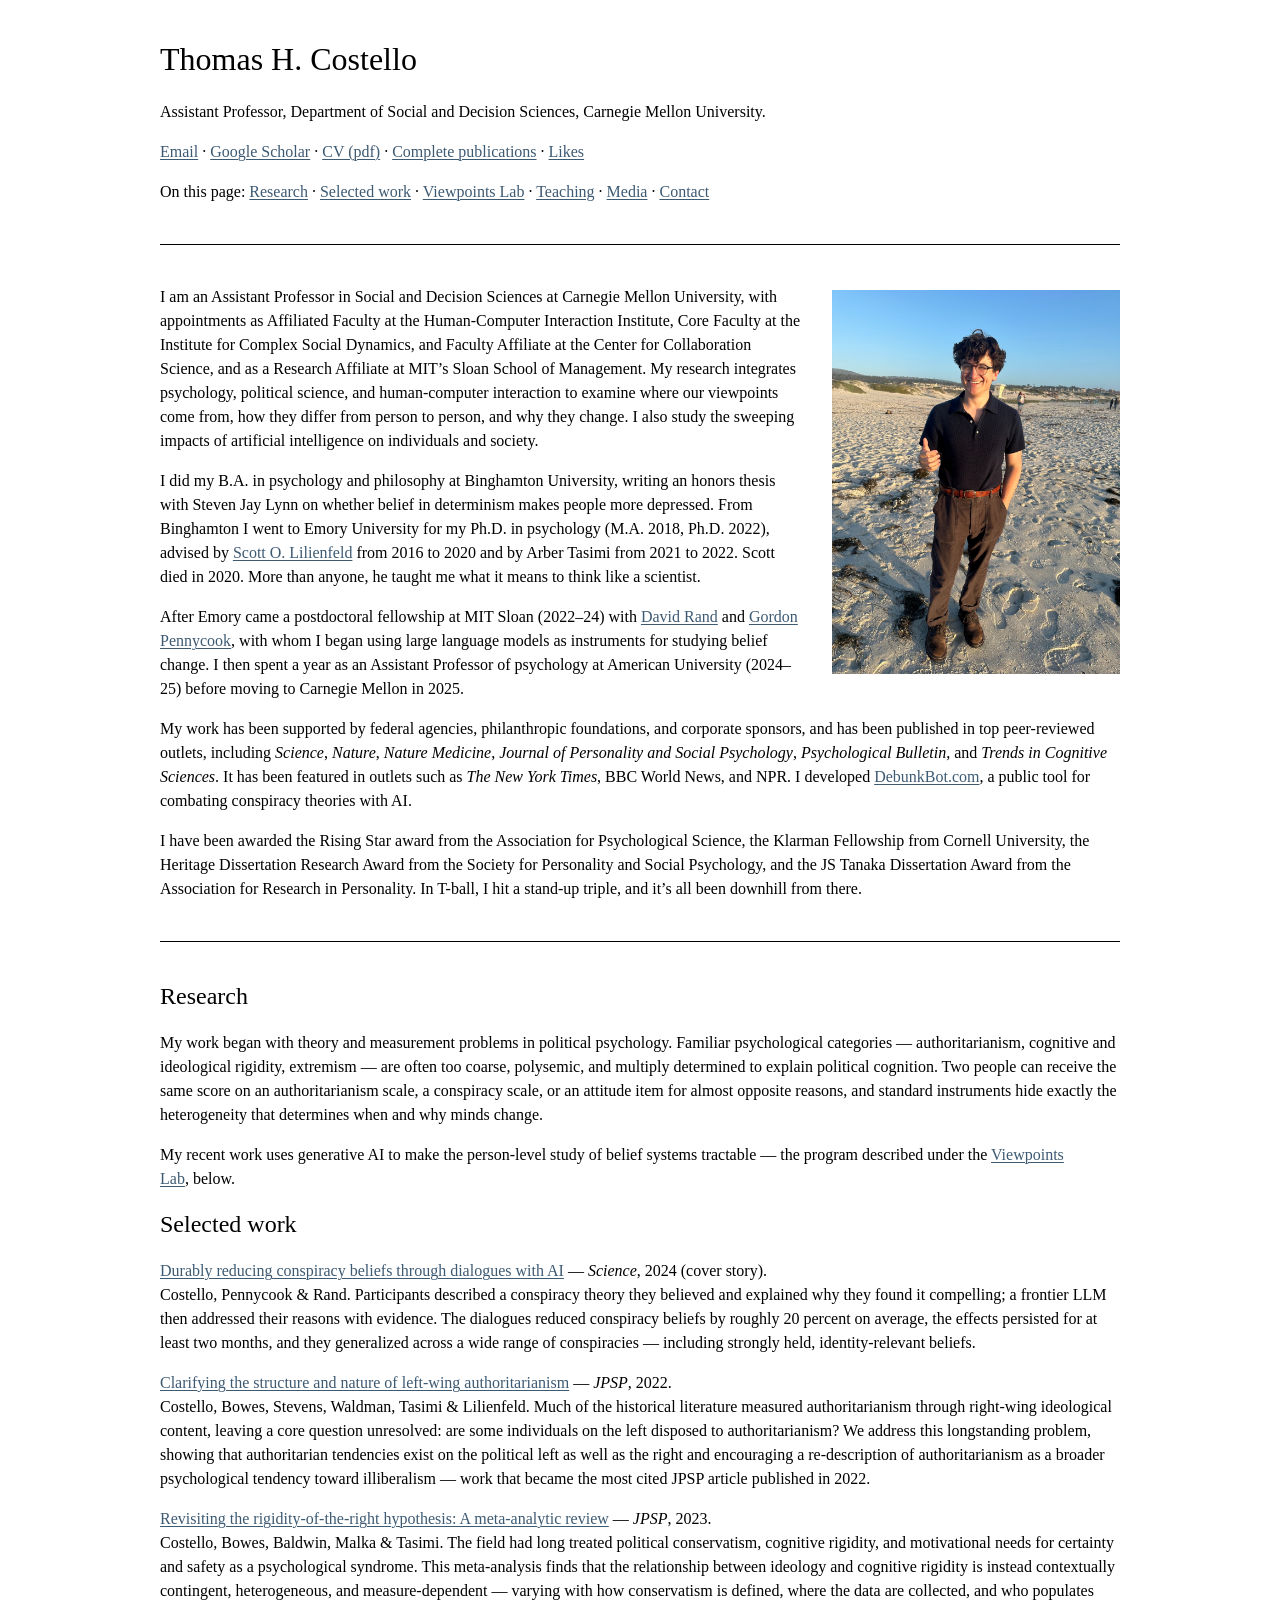
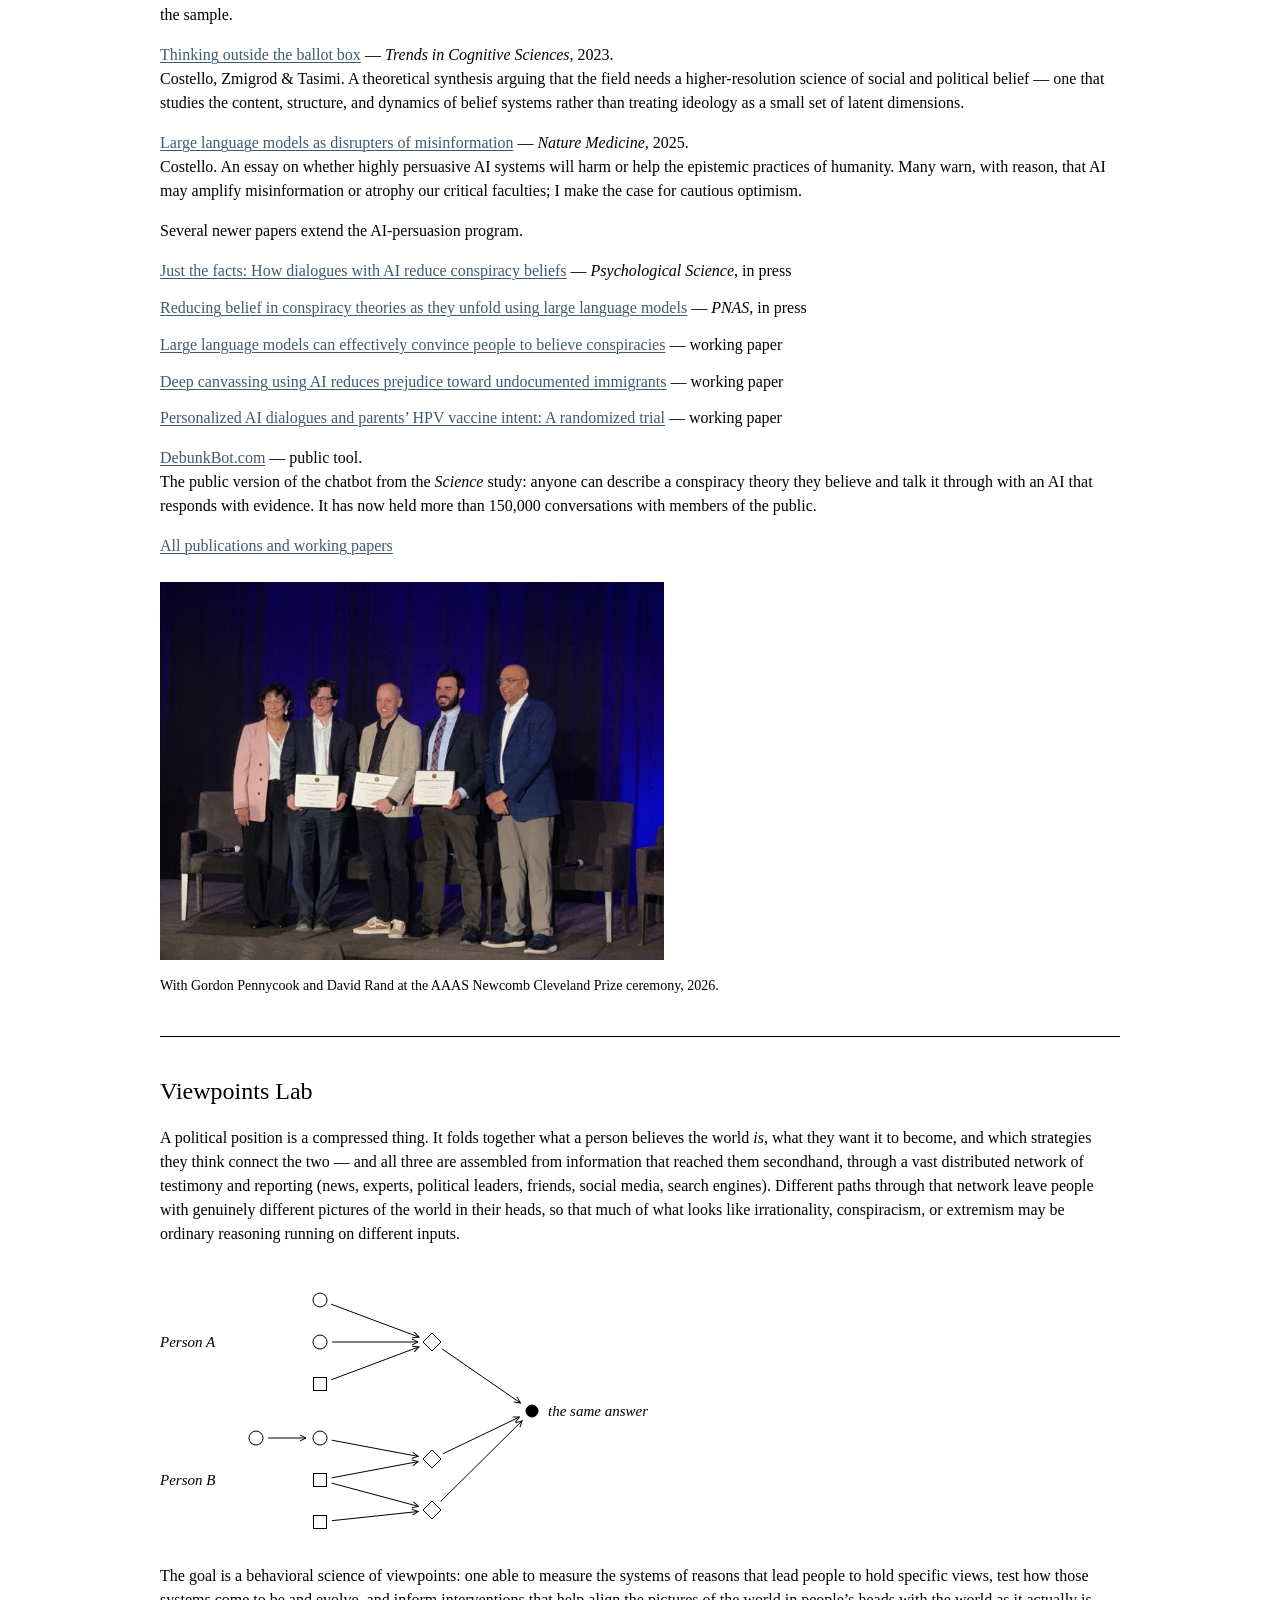
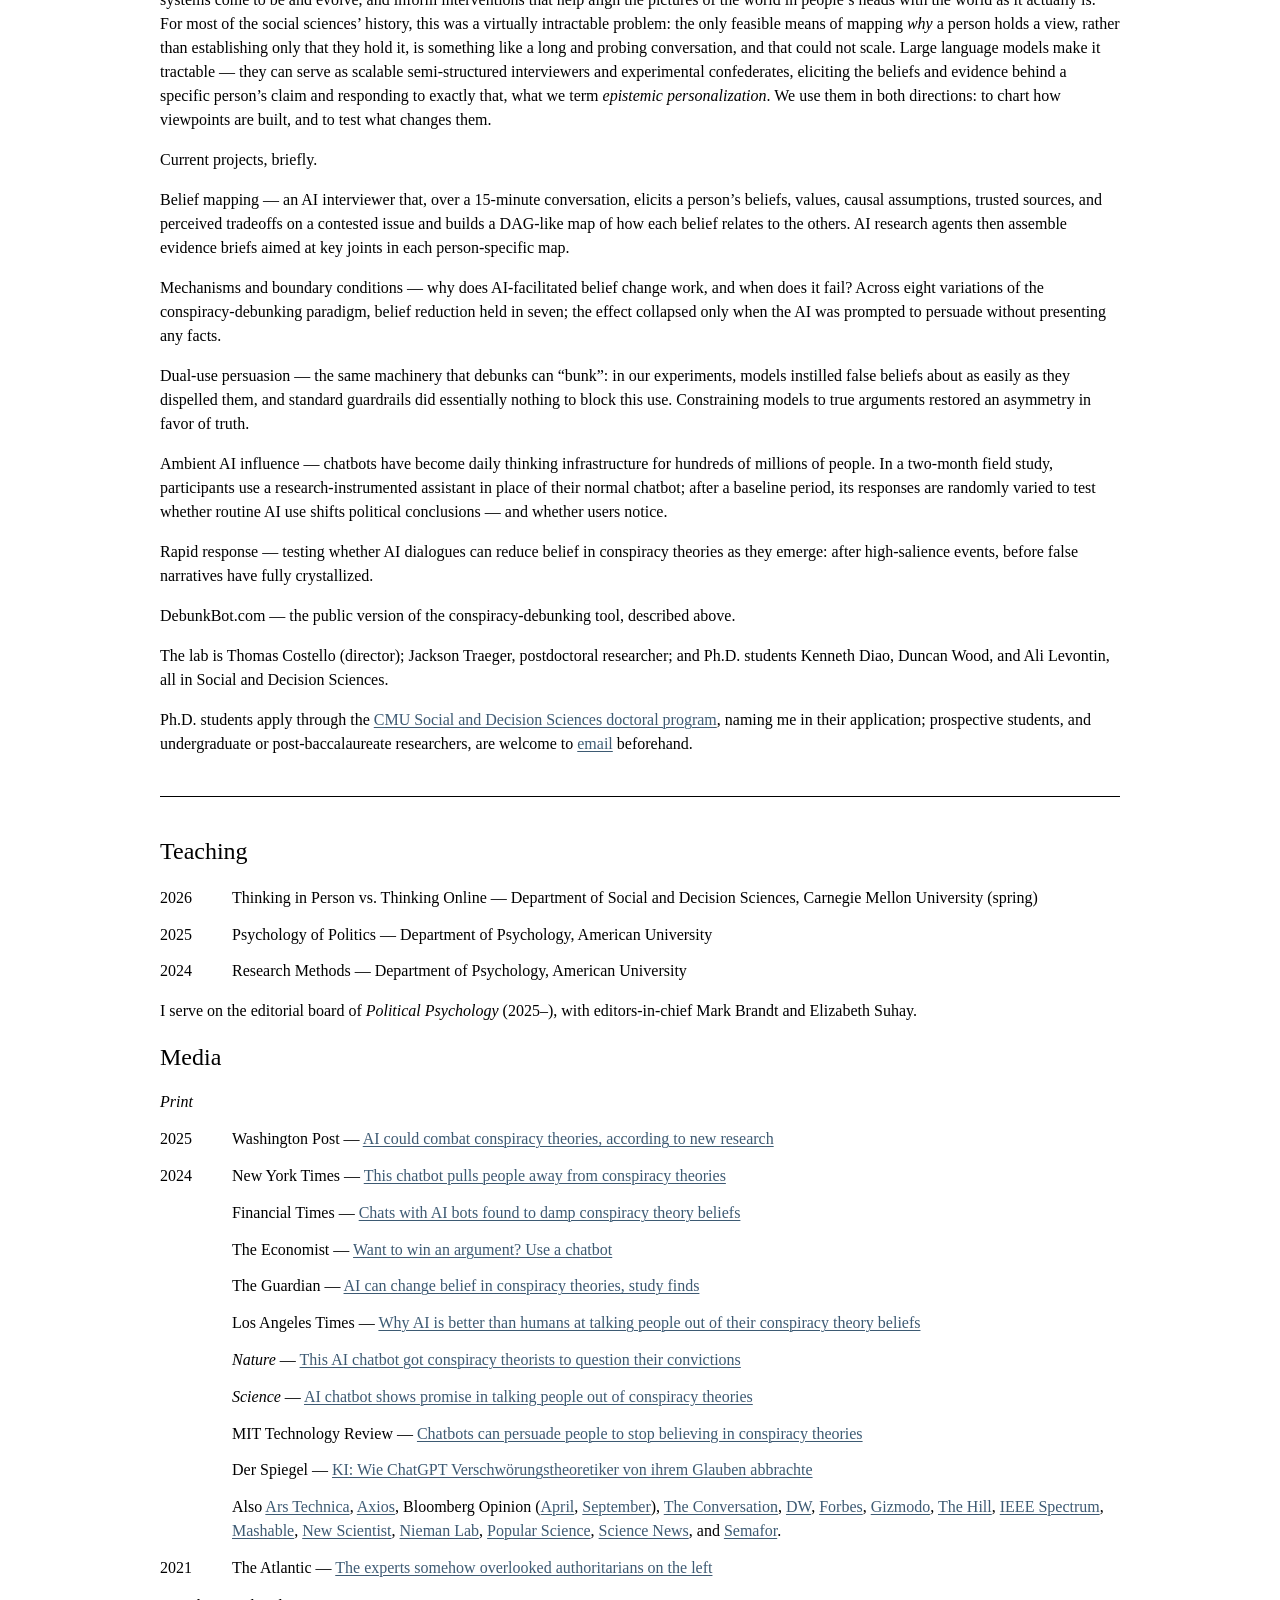
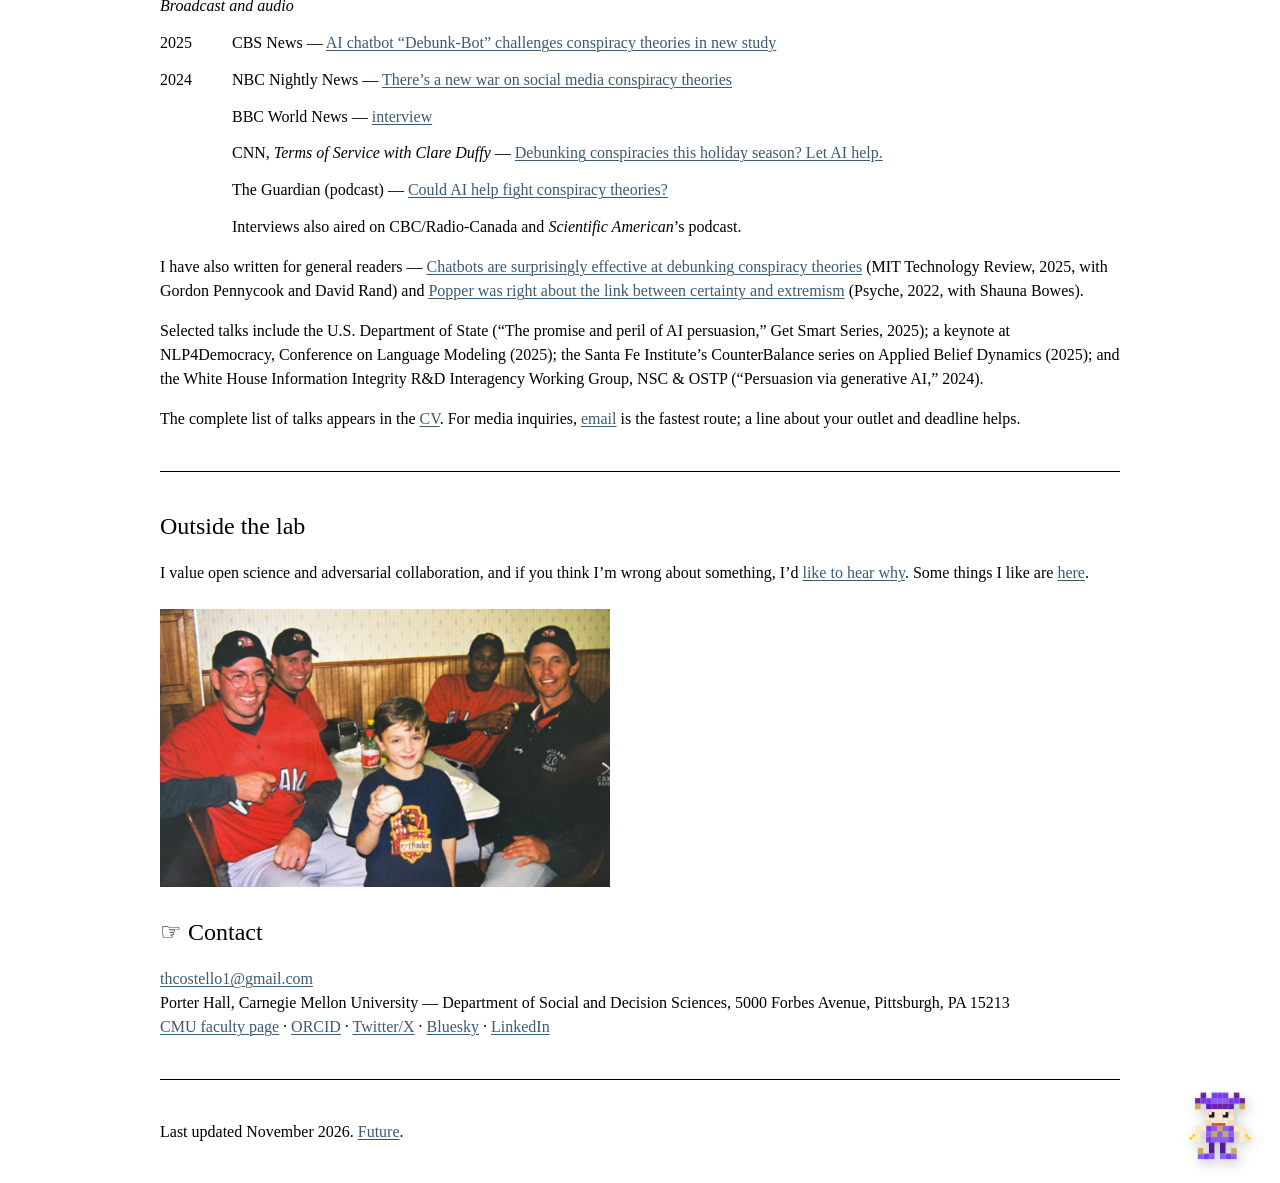
<file: contact.html>
<!DOCTYPE html>
<html lang="en">
<head>
  <meta charset="UTF-8">
  <meta name="viewport" content="width=device-width, initial-scale=1.0">
  <title>Contact — Thomas H. Costello</title>
  <link rel="canonical" href="https://thcostello.com/index.html#contact">
  <meta http-equiv="refresh" content="0; url=index.html#contact">
  <meta name="robots" content="noindex">
</head>
<body>
  <p>Moved: <a href="index.html#contact">index.html#contact</a></p>
</body>
</html>
</file>
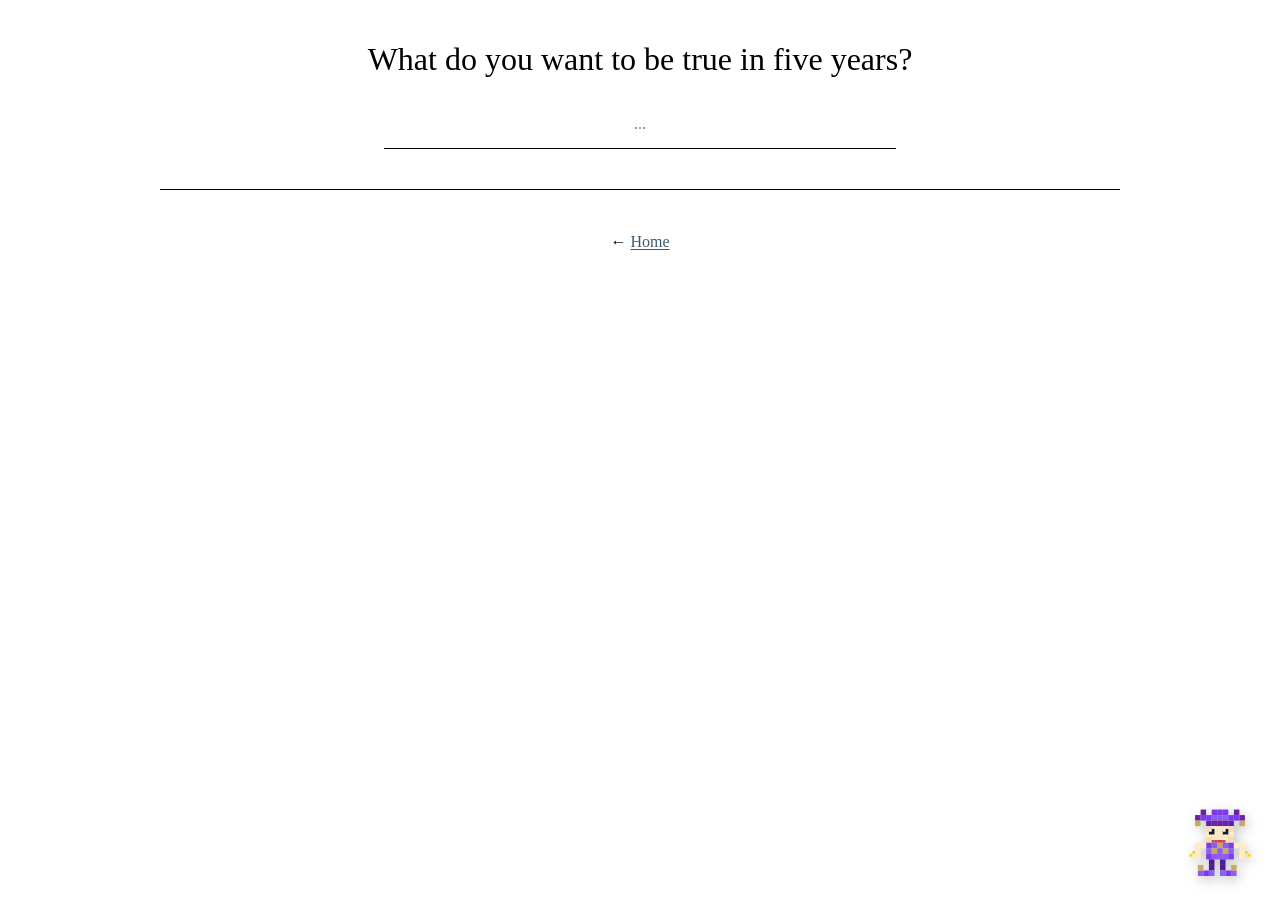
<file: future.html>
<!DOCTYPE html>
<html lang="en">
<head>
  <meta charset="UTF-8">
  <meta name="viewport" content="width=device-width, initial-scale=1.0">
  <meta name="description" content="What do you want to be true in five years?">
  <meta name="author" content="Thomas H. Costello">
  <link rel="canonical" href="https://thcostello.com/future.html">
  <meta property="og:title" content="Future — Thomas H. Costello">
  <meta property="og:description" content="What do you want to be true in five years?">
  <meta property="og:type" content="website">
  <meta property="og:url" content="https://thcostello.com/future.html">
  <meta property="og:image" content="https://thcostello.com/assets/images/web/tom-2026-steps-bw.jpg">
  <meta property="og:site_name" content="Thomas H. Costello">
  <meta name="twitter:card" content="summary_large_image">
  <meta name="twitter:site" content="@tomstello_">
  <meta name="twitter:title" content="Future — Thomas H. Costello">
  <meta name="twitter:description" content="What do you want to be true in five years?">
  <meta name="twitter:image" content="https://thcostello.com/assets/images/web/tom-2026-steps-bw.jpg">
  <title>Future — Thomas H. Costello</title>
  <link rel="icon" type="image/svg+xml" href="data:image/svg+xml,<svg xmlns='http://www.w3.org/2000/svg' viewBox='0 0 100 100'><text y='.9em' font-size='90'>❧</text></svg>">
  <link rel="stylesheet" href="css/puck.css">
  <style>
    html { color-scheme: light dark; }
    body {
      max-width: 60rem;
      margin: 2.5rem auto;
      padding: 0 1rem;
      line-height: 1.5;
      font-family: Georgia, serif;
    }
    h1, h2, h3 { line-height: 1.2; font-weight: normal; text-wrap: balance; }
    h3 { font-size: 1rem; font-style: italic; }
    p, li, dd, figcaption { text-wrap: pretty; }
    img { max-width: 100%; height: auto; }
    hr { border: none; border-top: 1px solid; margin: 2.5rem 0; }
    a {
      color: light-dark(#3d5a73, #9fbcd4);
      text-underline-offset: 0.15em;
      text-decoration-thickness: from-font;
    }
    ul { list-style: none; padding-left: 0; }
    li { margin-bottom: 0.8rem; }

    /* Photos and diagrams are figures; a caption sits under each, a size down. */
    figure { margin: 1.5rem 0; }
    figure svg { display: block; max-width: 100%; height: auto; }
    figcaption { max-width: 40rem; margin-top: 0.5rem; font-size: 0.875rem; }

    /* Dated lists. On a wide screen the year hangs in the left margin, as on a CV. */
    dt { margin-top: 1.2rem; }
    dd { margin: 0 0 0.8rem; }
    @media (min-width: 36rem) {
      dl { display: grid; grid-template-columns: 4.5rem 1fr; row-gap: 0.8rem; }
      dt { grid-column: 1; margin: 0; }
      dd { grid-column: 2; margin: 0; }
    }

    /* The lead photo steps aside for the text when there is room. */
    @media (min-width: 52rem) {
      #portrait { float: right; width: 18rem; margin: 0.3rem 0 1rem 2rem; }
    }

    /* Arriving at a section by link marks it. */
    h2:target::before { content: "\261E\00A0"; }

    /* On paper: full width, and links spell out where they go. */
    @media print {
      body { max-width: none; margin: 0; }
      nav { display: none; }
      a { color: inherit; }
      a[href^="http"]::after { content: " <" attr(href) ">"; font-size: 0.8em; overflow-wrap: anywhere; }
      figure, li, dd { break-inside: avoid; }
    }

    /* Future page only */
    body { text-align: center; }
    #answer {
      font: inherit; color: inherit; background: none;
      border: none; border-bottom: 1px solid currentColor;
      width: 100%; max-width: 32rem; padding: 0.75rem 0;
      text-align: center; outline: none;
    }
    #entries-container { max-width: 32rem; margin: 2.5rem auto 0; text-align: left; }
    .future-entry {
      display: flex; justify-content: space-between; gap: 1rem;
      padding: 0.5rem 0; border-bottom: 1px solid currentColor;
    }
    .future-entry:last-child { border-bottom: none; }
    .future-entry__text { font-style: italic; }
    #clear-btn {
      font: inherit; color: inherit; background: none; border: none;
      padding: 0; margin-top: 1rem; cursor: pointer; text-decoration: underline;
    }
  </style>
</head>
<body>

  <h1>What do you want to be true in five years?</h1>

  <input type="text" id="answer" placeholder="..." autocomplete="off" autofocus aria-label="Your answer">

  <div id="entries-container" style="display: none;">
    <h2>Your reflections</h2>
    <div id="entries-list"></div>
    <button id="clear-btn">clear all</button>
  </div>

  <hr>

  <p>← <a href="index.html">Home</a></p>

  <script>
    const input = document.getElementById('answer');
    const entriesContainer = document.getElementById('entries-container');
    const entriesList = document.getElementById('entries-list');
    const clearBtn = document.getElementById('clear-btn');

    function renderEntries() {
      const entries = JSON.parse(localStorage.getItem('future_entries') || '[]');

      if (entries.length > 0) {
        entriesContainer.style.display = 'block';
        entriesList.innerHTML = '';
        entries.slice().reverse().forEach(entry => {
          const date = new Date(entry.date);
          const formatted = date.toLocaleDateString('en-US', { month: 'short', day: 'numeric', year: 'numeric' });
          const div = document.createElement('div');
          div.className = 'future-entry';
          const textSpan = document.createElement('span');
          textSpan.className = 'future-entry__text';
          textSpan.textContent = '"' + entry.text + '"';
          const dateSpan = document.createElement('span');
          dateSpan.className = 'future-entry__date';
          dateSpan.textContent = formatted;
          div.appendChild(textSpan);
          div.appendChild(dateSpan);
          entriesList.appendChild(div);
        });
      } else {
        entriesContainer.style.display = 'none';
      }
    }

    input.addEventListener('keydown', function(e) {
      if (e.key === 'Enter' && this.value.trim()) {
        const text = this.value.trim();
        const timestamp = new Date().toISOString();

        // Save locally
        const entries = JSON.parse(localStorage.getItem('future_entries') || '[]');
        entries.push({ text, date: timestamp });
        localStorage.setItem('future_entries', JSON.stringify(entries));

        // Send to Formspree
        fetch('https://formspree.io/f/mnjngpve', {
          method: 'POST',
          headers: { 'Content-Type': 'application/json' },
          body: JSON.stringify({ reflection: text, timestamp })
        }).catch(() => {});

        this.value = '';
        this.placeholder = 'noted.';
        setTimeout(() => {
          this.placeholder = '...';
        }, 2000);

        renderEntries();
      }
    });

    clearBtn.addEventListener('click', function() {
      if (confirm('Clear all your reflections?')) {
        localStorage.removeItem('future_entries');
        renderEntries();
      }
    });

    renderEntries();
  </script>
  <script src="js/puck.js"></script>
</body>
</html>
</file>
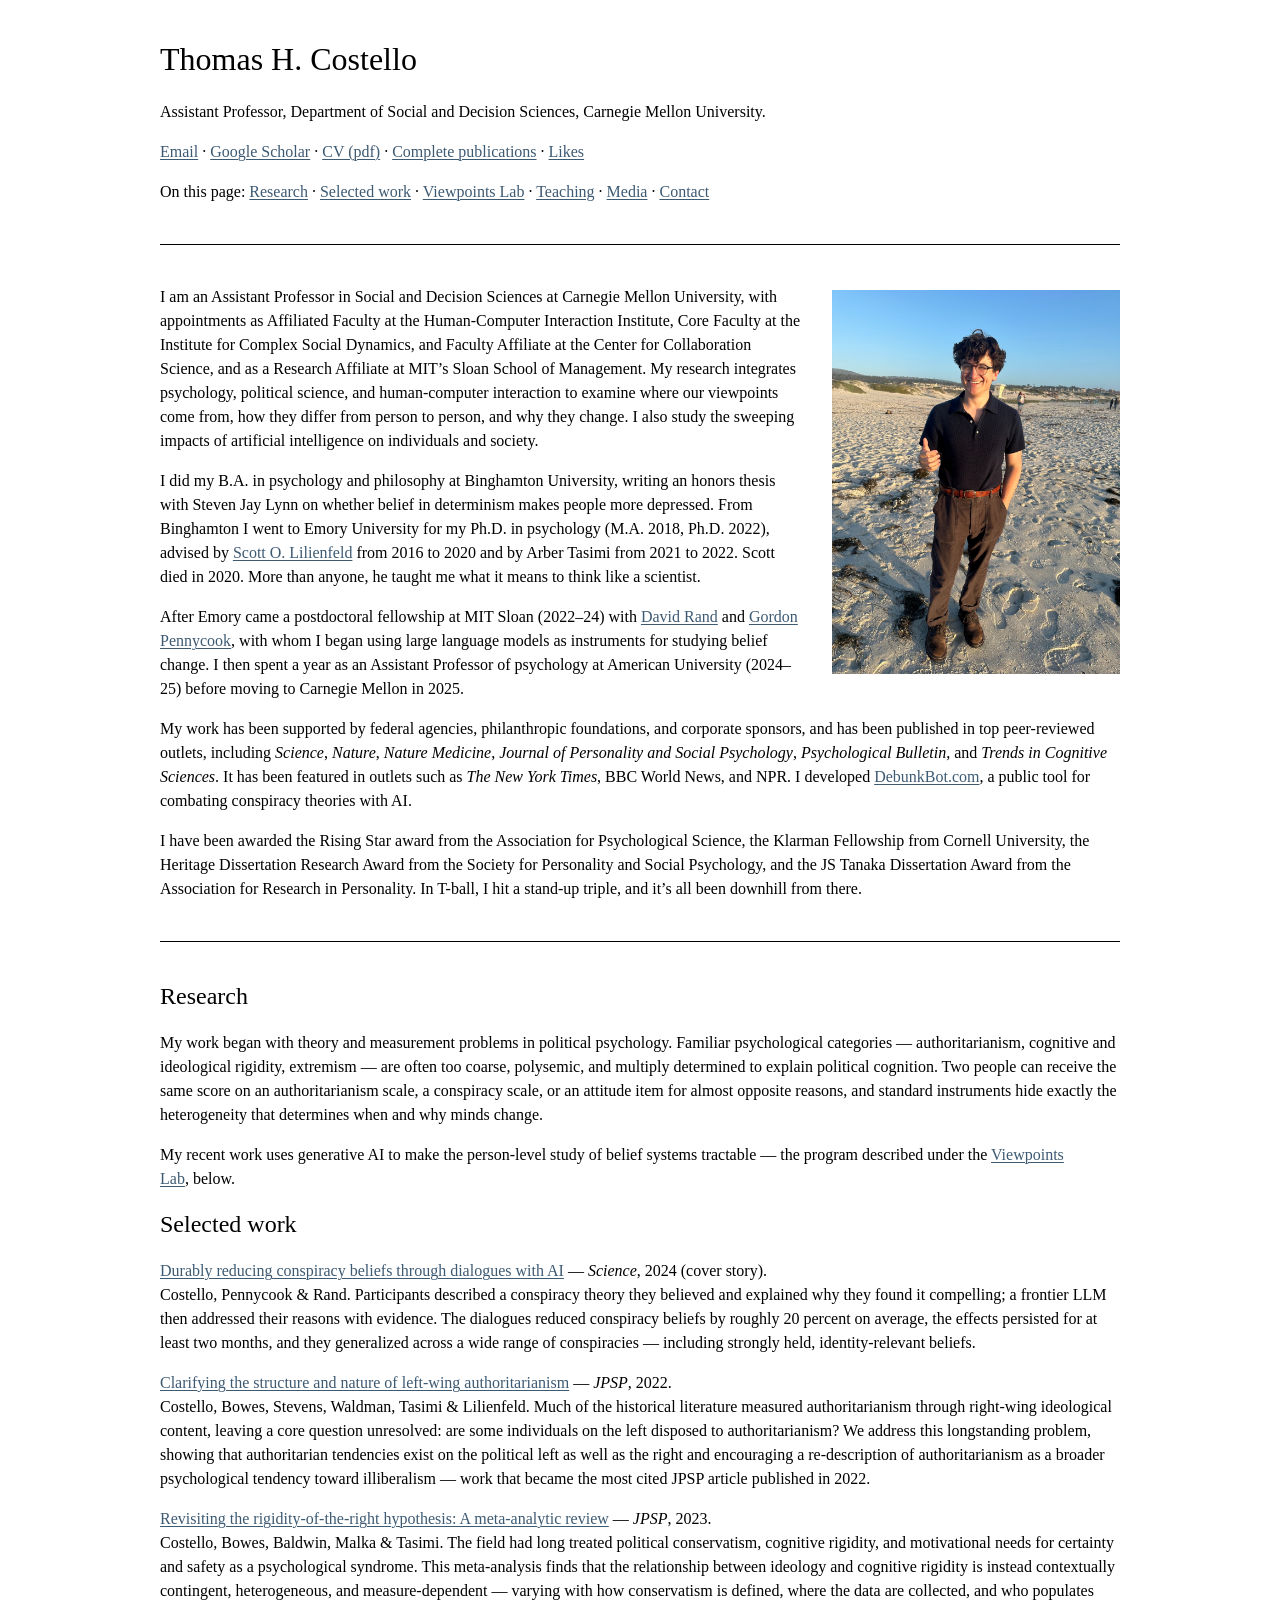
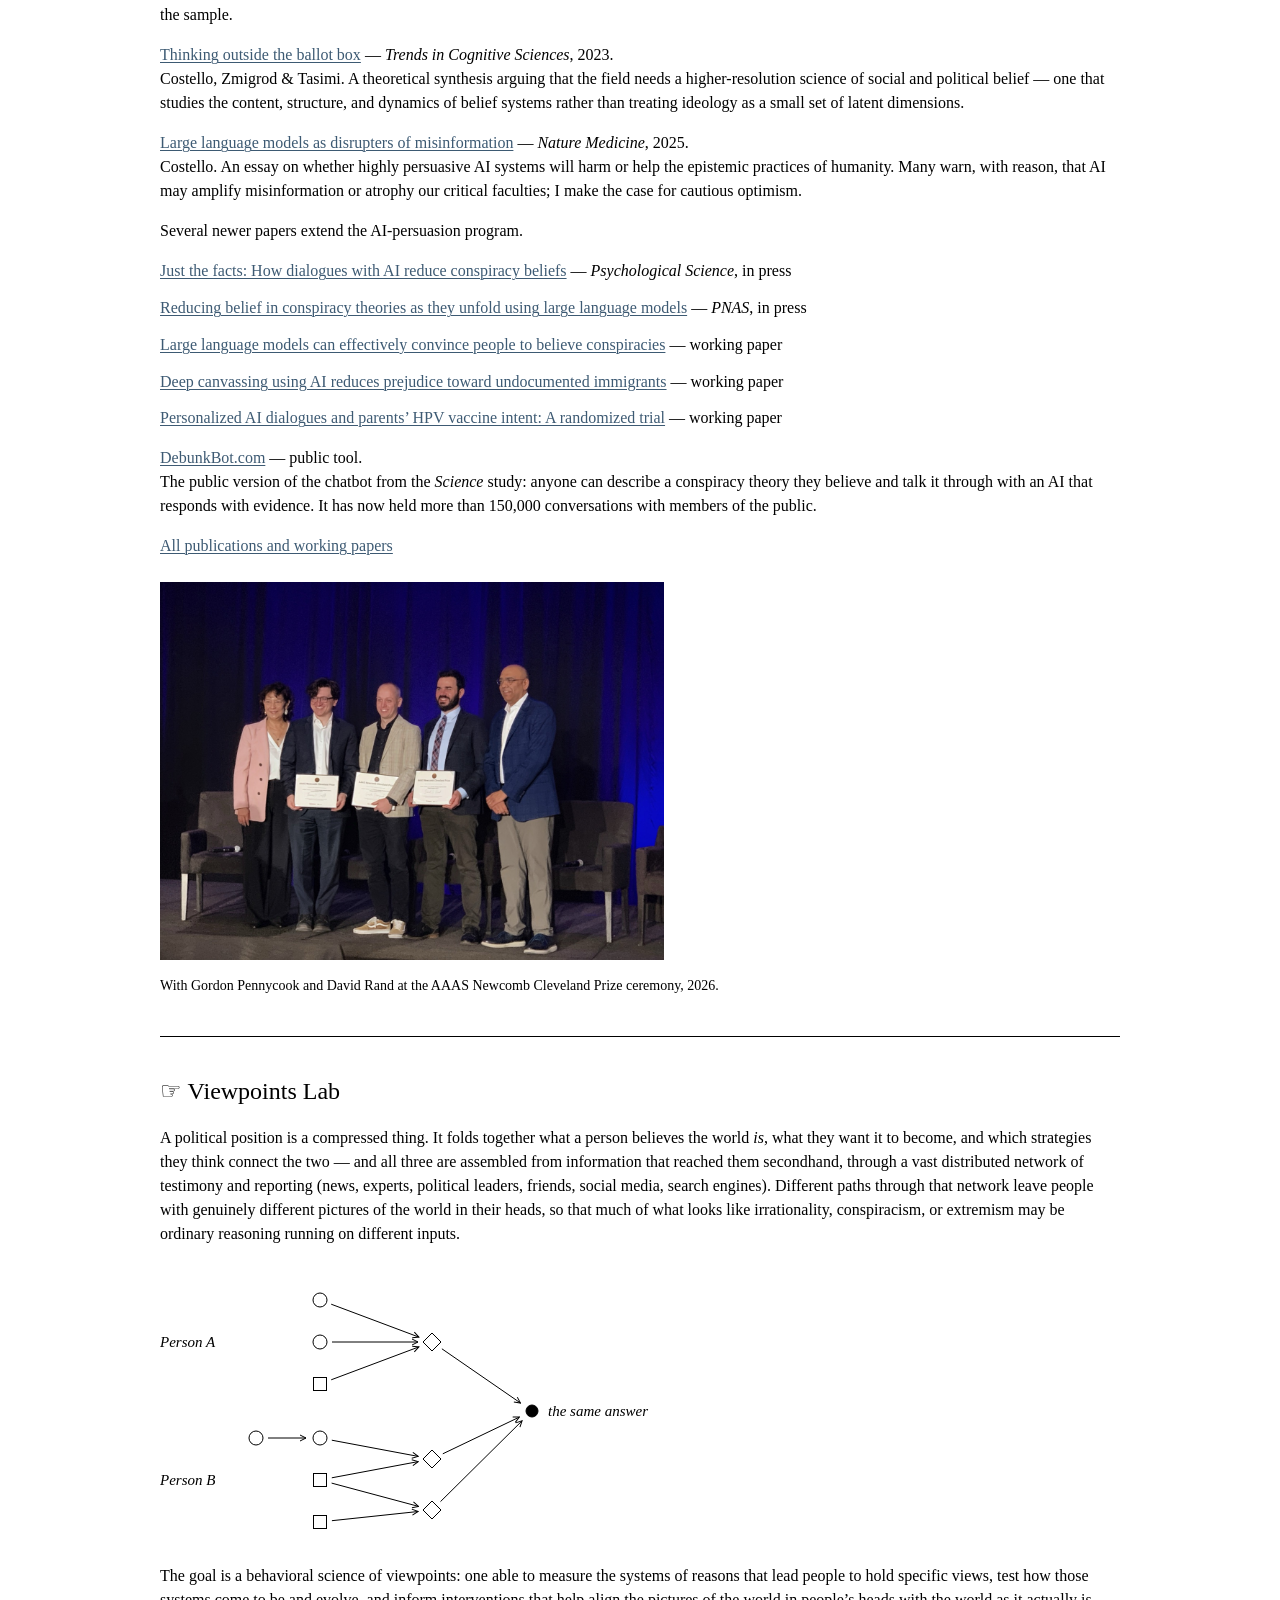
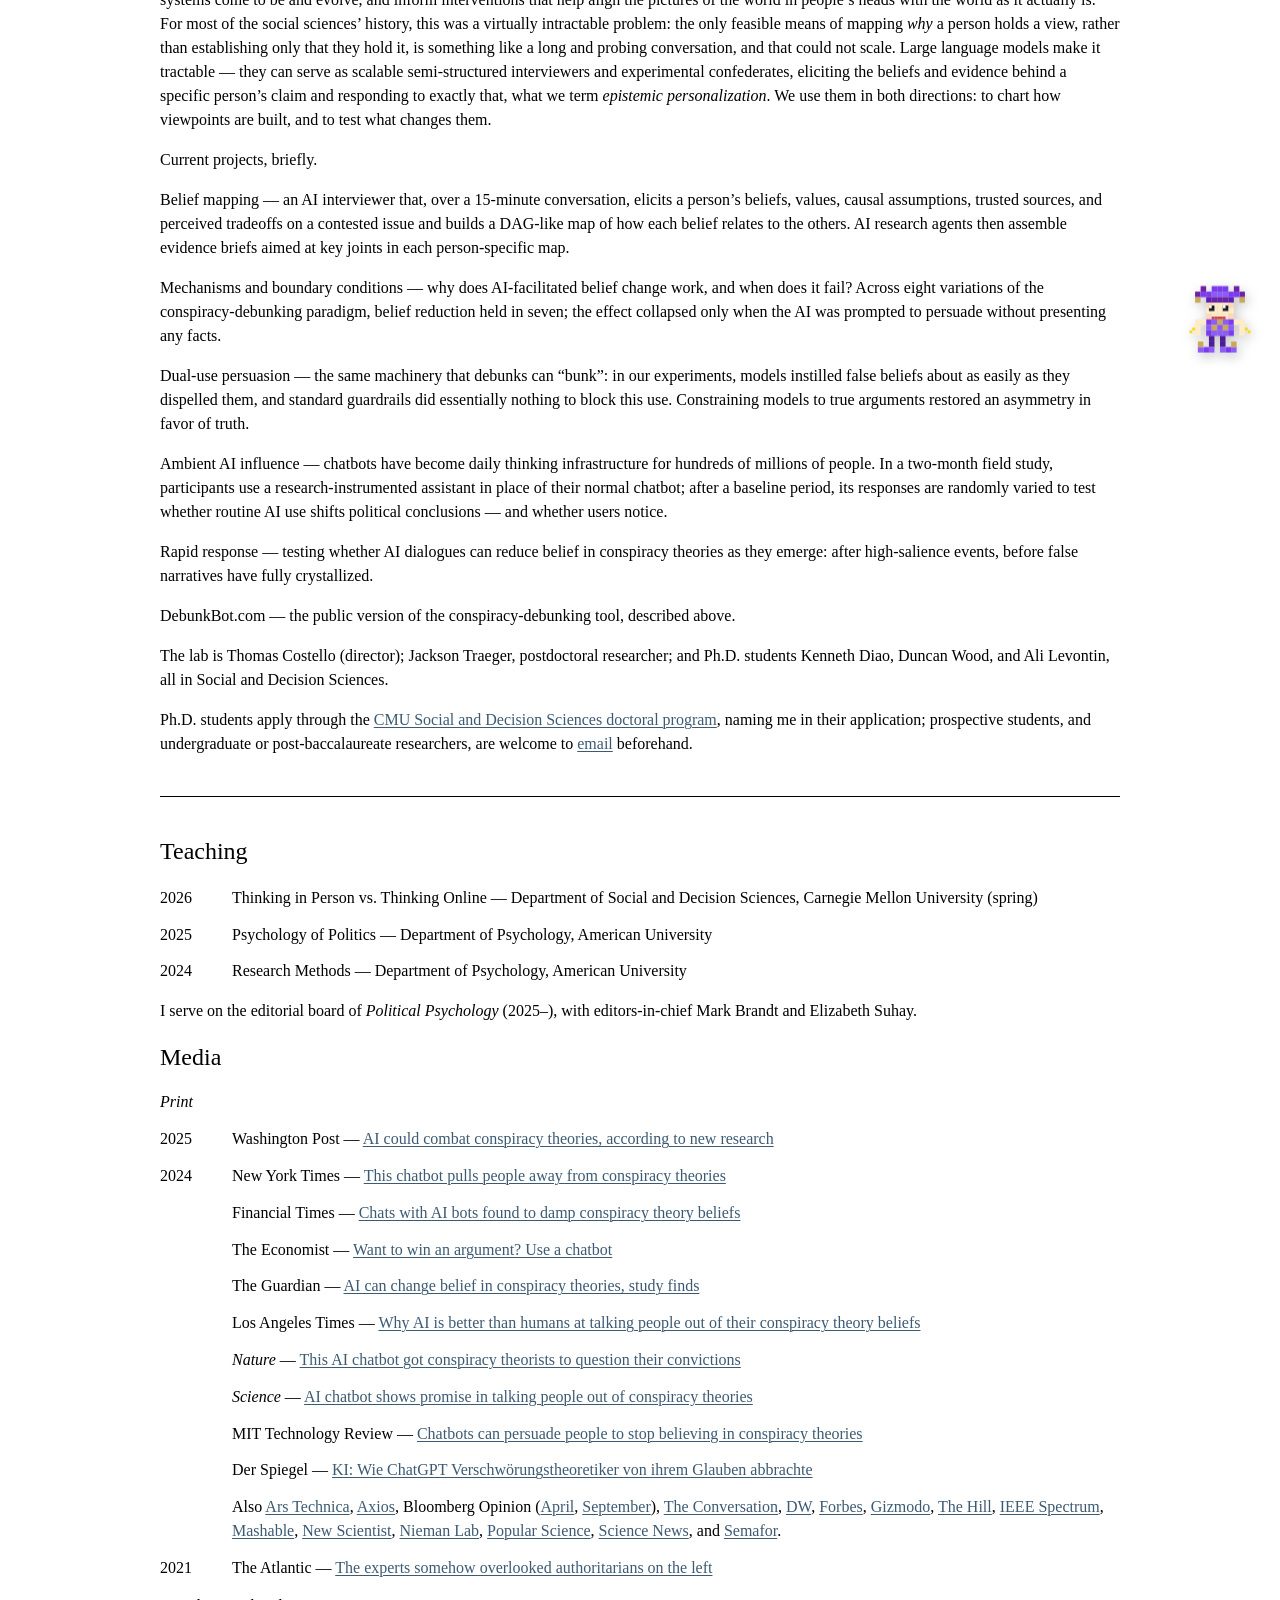
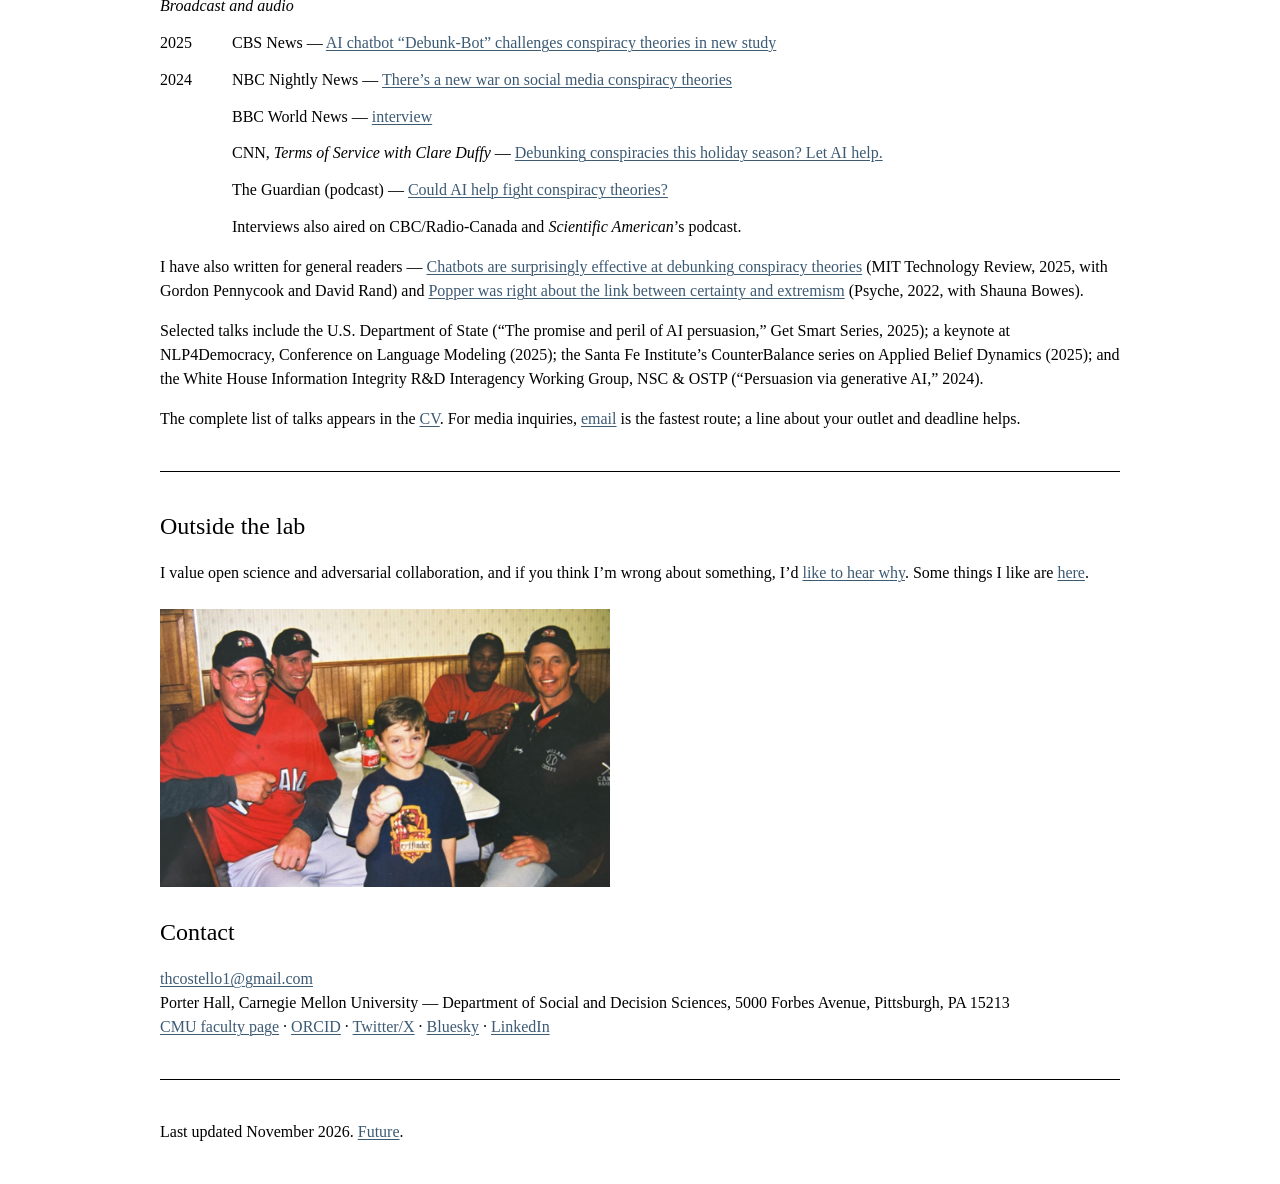
<file: lab.html>
<!DOCTYPE html>
<html lang="en">
<head>
  <meta charset="UTF-8">
  <meta name="viewport" content="width=device-width, initial-scale=1.0">
  <title>Viewpoints Lab — Thomas H. Costello</title>
  <link rel="canonical" href="https://thcostello.com/index.html#lab">
  <meta http-equiv="refresh" content="0; url=index.html#lab">
  <meta name="robots" content="noindex">
</head>
<body>
  <p>Moved: <a href="index.html#lab">index.html#lab</a></p>
</body>
</html>
</file>
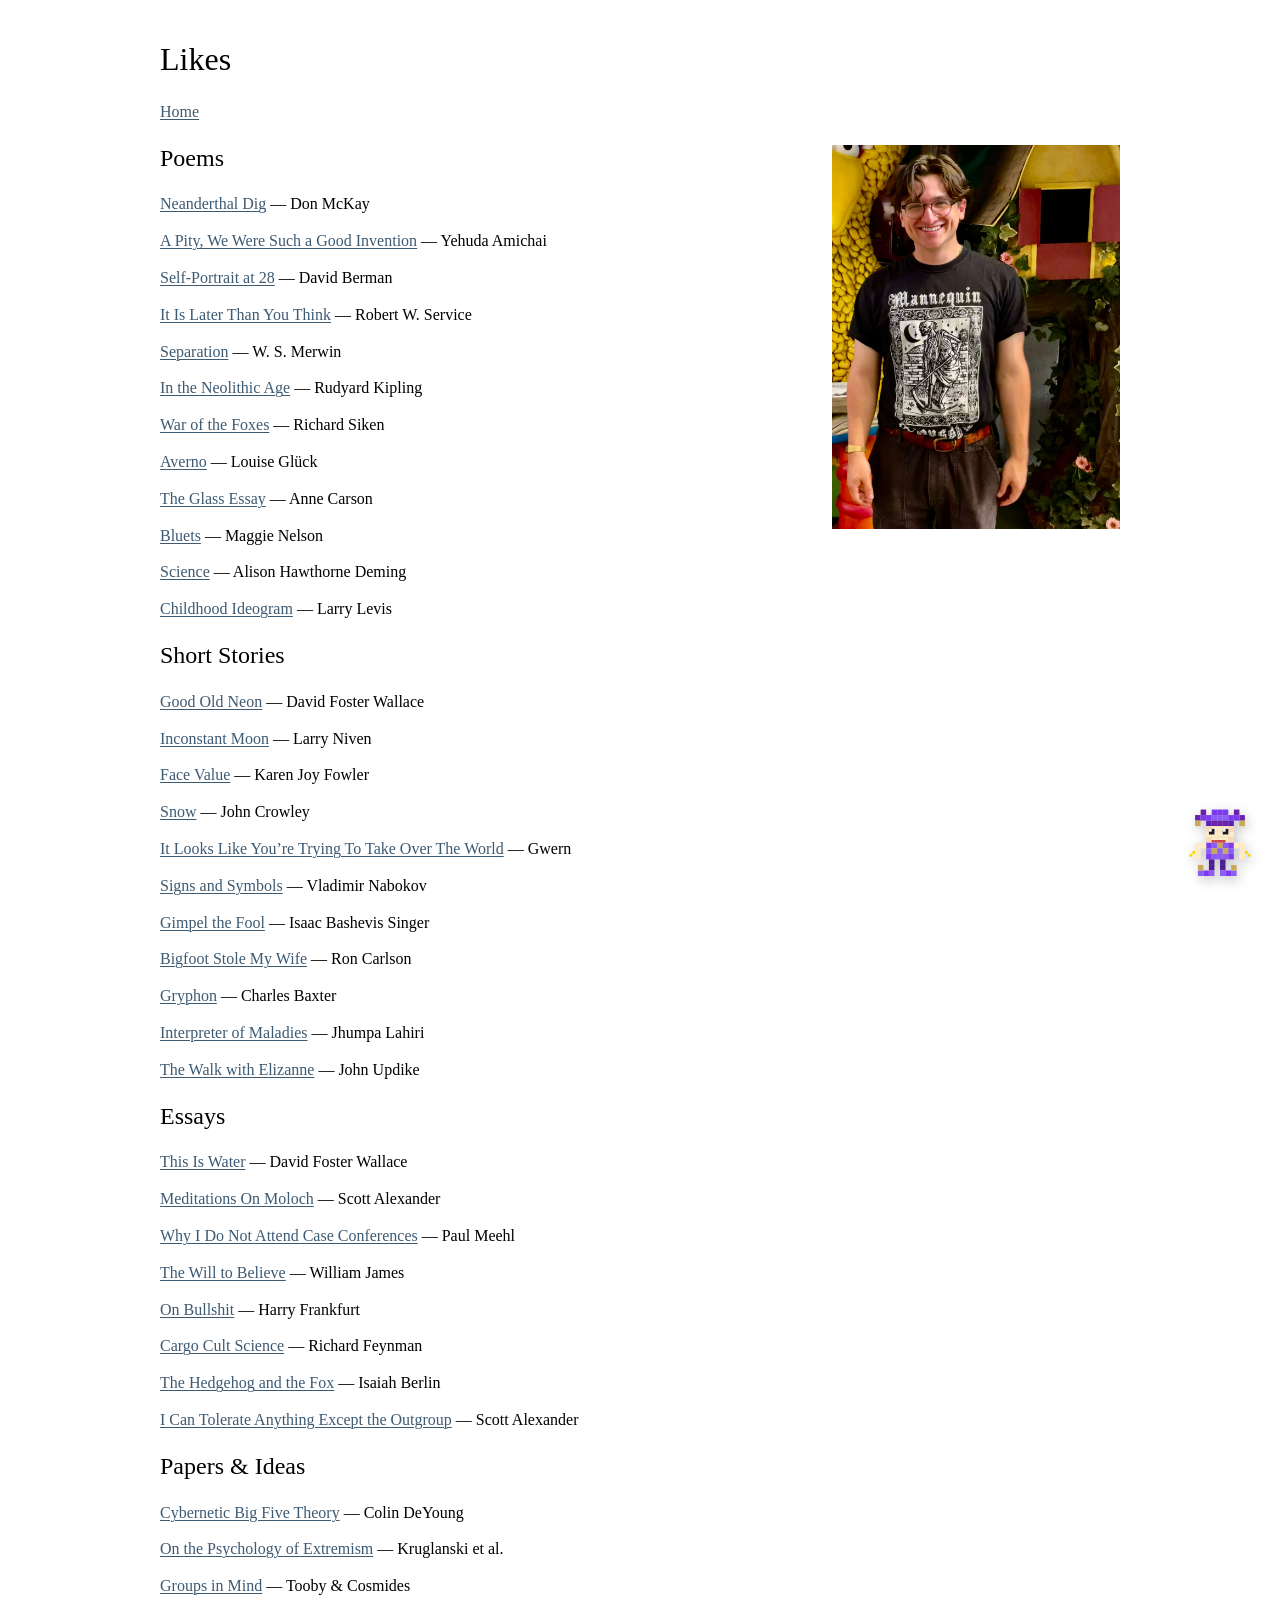
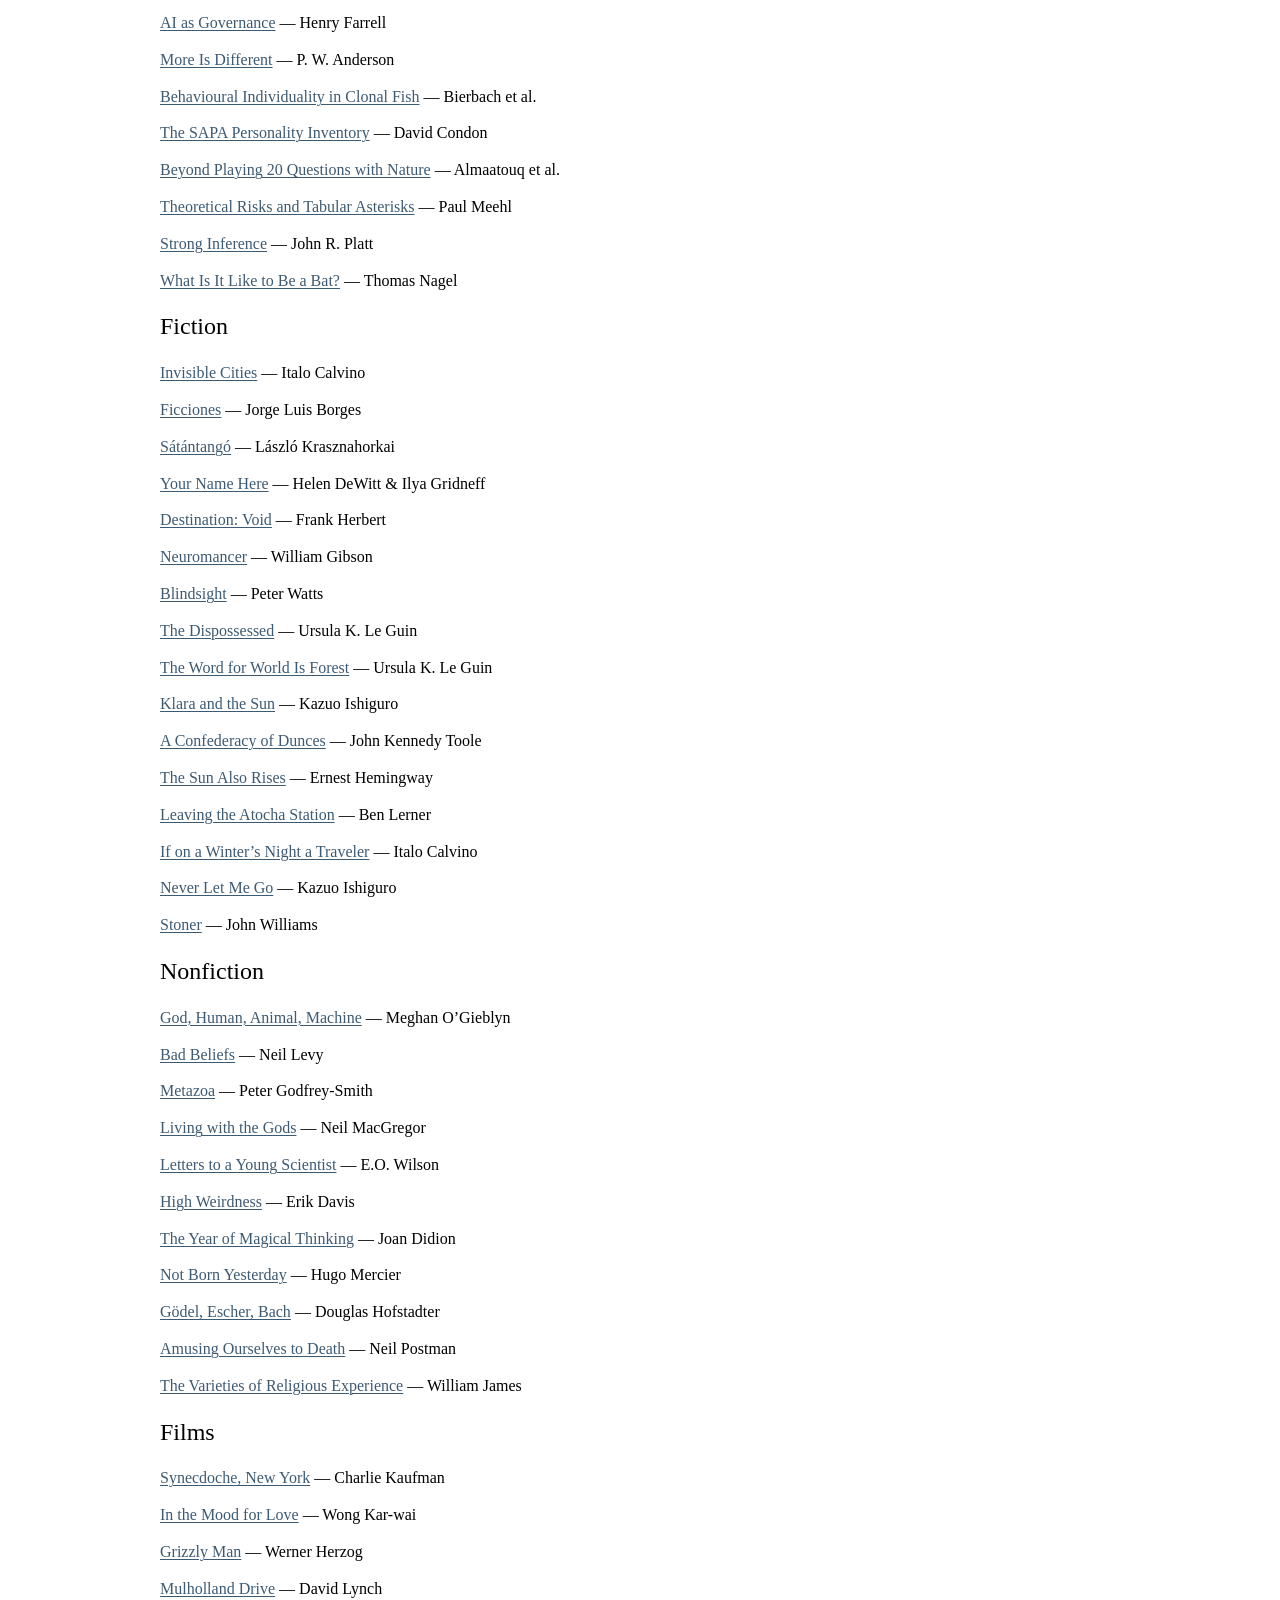
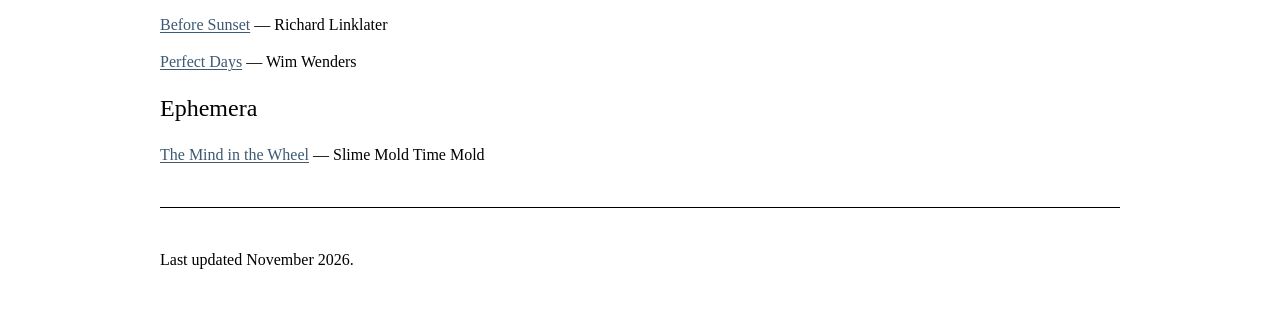
<file: likes.html>
<!DOCTYPE html>
<html lang="en">
<head>
  <meta charset="UTF-8">
  <meta name="viewport" content="width=device-width, initial-scale=1.0">
  <meta name="description" content="Things Thomas Costello likes — poems, stories, essays, papers, books, films.">
  <meta name="author" content="Thomas H. Costello">
  <link rel="canonical" href="https://thcostello.com/likes.html">
  <meta property="og:title" content="Likes — Thomas H. Costello">
  <meta property="og:description" content="Things Thomas Costello likes — poems, stories, essays, papers, books, films.">
  <meta property="og:type" content="website">
  <meta property="og:url" content="https://thcostello.com/likes.html">
  <meta property="og:image" content="https://thcostello.com/assets/images/web/tom-carnival.jpg">
  <meta property="og:site_name" content="Thomas H. Costello">
  <meta name="twitter:card" content="summary_large_image">
  <meta name="twitter:site" content="@tomstello_">
  <meta name="twitter:title" content="Likes — Thomas H. Costello">
  <meta name="twitter:description" content="Things Thomas Costello likes — poems, stories, essays, papers, books, films.">
  <meta name="twitter:image" content="https://thcostello.com/assets/images/web/tom-carnival.jpg">
  <title>Likes — Thomas H. Costello</title>
  <link rel="icon" type="image/svg+xml" href="data:image/svg+xml,<svg xmlns='http://www.w3.org/2000/svg' viewBox='0 0 100 100'><text y='.9em' font-size='90'>❧</text></svg>">
  <link rel="stylesheet" href="css/puck.css">
  <style>
    html { color-scheme: light dark; }
    body {
      max-width: 60rem;
      margin: 2.5rem auto;
      padding: 0 1rem;
      line-height: 1.5;
      font-family: Georgia, serif;
    }
    h1, h2, h3 { line-height: 1.2; font-weight: normal; text-wrap: balance; }
    h3 { font-size: 1rem; font-style: italic; }
    p, li, dd, figcaption { text-wrap: pretty; }
    img { max-width: 100%; height: auto; }
    hr { border: none; border-top: 1px solid; margin: 2.5rem 0; }
    a {
      color: light-dark(#3d5a73, #9fbcd4);
      text-underline-offset: 0.15em;
      text-decoration-thickness: from-font;
    }
    ul { list-style: none; padding-left: 0; }
    li { margin-bottom: 0.8rem; }

    /* Photos and diagrams are figures; a caption sits under each, a size down. */
    figure { margin: 1.5rem 0; }
    figure svg { display: block; max-width: 100%; height: auto; }
    figcaption { max-width: 40rem; margin-top: 0.5rem; font-size: 0.875rem; }

    /* Dated lists. On a wide screen the year hangs in the left margin, as on a CV. */
    dt { margin-top: 1.2rem; }
    dd { margin: 0 0 0.8rem; }
    @media (min-width: 36rem) {
      dl { display: grid; grid-template-columns: 4.5rem 1fr; row-gap: 0.8rem; }
      dt { grid-column: 1; margin: 0; }
      dd { grid-column: 2; margin: 0; }
    }

    /* The lead photo steps aside for the text when there is room. */
    @media (min-width: 52rem) {
      #portrait { float: right; width: 18rem; margin: 0.3rem 0 1rem 2rem; }
    }

    /* Arriving at a section by link marks it. */
    h2:target::before { content: "\261E\00A0"; }

    /* On paper: full width, and links spell out where they go. */
    @media print {
      body { max-width: none; margin: 0; }
      nav { display: none; }
      a { color: inherit; }
      a[href^="http"]::after { content: " <" attr(href) ">"; font-size: 0.8em; overflow-wrap: anywhere; }
      figure, li, dd { break-inside: avoid; }
    }
  </style>
</head>
<body>

  <h1>Likes</h1>
  <p><a href="index.html">Home</a></p>

  <figure id="portrait">
    <img src="assets/images/web/tom-carnival.jpg" alt="Thomas Costello in a black Mannequin t-shirt in front of a carnival backdrop" width="360" height="480">
  </figure>

  <h2>Poems</h2>
  <ul>
    <li><a href="https://onbeing.org/programs/don-mckay-neanderthal-dig/">Neanderthal Dig</a> &mdash; Don McKay</li>
    <li><a href="https://www.poetryfoundation.org/poems/58628/a-pity-we-were-such-a-good-invention">A Pity, We Were Such a Good Invention</a> &mdash; Yehuda Amichai</li>
    <li><a href="https://poets.org/poem/self-portrait-28">Self-Portrait at 28</a> &mdash; David Berman</li>
    <li><a href="https://www.poetryfoundation.org/poems/46651/it-is-later-than-you-think">It Is Later Than You Think</a> &mdash; Robert W. Service</li>
    <li><a href="https://www.poetryfoundation.org/poetrymagazine/poems/28891/separation-56d21285b2140">Separation</a> &mdash; W. S. Merwin</li>
    <li><a href="https://www.kiplingsociety.co.uk/poem/poems_neolithic.htm">In the Neolithic Age</a> &mdash; Rudyard Kipling</li>
    <li><a href="https://www.coppercanyonpress.org/books/war-of-the-foxes-by-richard-siken/">War of the Foxes</a> &mdash; Richard Siken</li>
    <li><a href="https://us.macmillan.com/books/9780374530747/averno">Averno</a> &mdash; Louise Glück</li>
    <li><a href="https://www.poetryfoundation.org/poems/48636/the-glass-essay">The Glass Essay</a> &mdash; Anne Carson</li>
    <li><a href="https://www.wavepoetry.com/products/bluets">Bluets</a> &mdash; Maggie Nelson</li>
    <li><a href="https://www.poetryfoundation.org/poems/43129/science-56d221d29a71c">Science</a> &mdash; Alison Hawthorne Deming</li>
    <li><a href="https://www.poetryfoundation.org/poems/47945/childhood-ideogram">Childhood Ideogram</a> &mdash; Larry Levis</li>
  </ul>

  <h2>Short Stories</h2>
  <ul>
    <li><a href="https://sdavidmiller.com/octo/files/no_google2/GoodOldNeon.pdf">Good Old Neon</a> &mdash; David Foster Wallace</li>
    <li><a href="https://en.wikipedia.org/wiki/Inconstant_Moon">Inconstant Moon</a> &mdash; Larry Niven</li>
    <li><a href="https://www.lightspeedmagazine.com/fiction/face-value/">Face Value</a> &mdash; Karen Joy Fowler</li>
    <li><a href="https://www.lightspeedmagazine.com/fiction/snow/">Snow</a> &mdash; John Crowley</li>
    <li><a href="https://gwern.net/fiction/clippy">It Looks Like You’re Trying To Take Over The World</a> &mdash; Gwern</li>
    <li><a href="https://www.newyorker.com/magazine/1948/05/15/symbols-and-signs">Signs and Symbols</a> &mdash; Vladimir Nabokov</li>
    <li><a href="https://en.wikipedia.org/wiki/Gimpel_the_Fool">Gimpel the Fool</a> &mdash; Isaac Bashevis Singer</li>
    <li><a href="https://wwnorton.com/books/A-Kind-of-Flying">Bigfoot Stole My Wife</a> &mdash; Ron Carlson</li>
    <li><a href="https://charlesbaxter.com/books/gryphontheshortstory/gryphontheshortstory.html">Gryphon</a> &mdash; Charles Baxter</li>
    <li><a href="https://en.wikipedia.org/wiki/Interpreter_of_Maladies">Interpreter of Maladies</a> &mdash; Jhumpa Lahiri</li>
    <li><a href="https://www.newyorker.com/magazine/2003/07/07/the-walk-with-elizanne">The Walk with Elizanne</a> &mdash; John Updike</li>
  </ul>

  <h2>Essays</h2>
  <ul>
    <li><a href="https://fs.blog/david-foster-wallace-this-is-water/">This Is Water</a> &mdash; David Foster Wallace</li>
    <li><a href="https://slatestarcodex.com/2014/07/30/meditations-on-moloch/">Meditations On Moloch</a> &mdash; Scott Alexander</li>
    <li><a href="https://www.dgapractice.com/documents/meehl_case_conferences_adapted.pdf">Why I Do Not Attend Case Conferences</a> &mdash; Paul Meehl</li>
    <li><a href="https://en.wikipedia.org/wiki/The_Will_to_Believe">The Will to Believe</a> &mdash; William James</li>
    <li><a href="https://en.wikipedia.org/wiki/On_Bullshit">On Bullshit</a> &mdash; Harry Frankfurt</li>
    <li><a href="https://calteches.library.caltech.edu/51/2/CargoCult.htm">Cargo Cult Science</a> &mdash; Richard Feynman</li>
    <li><a href="https://en.wikipedia.org/wiki/The_Hedgehog_and_the_Fox">The Hedgehog and the Fox</a> &mdash; Isaiah Berlin</li>
    <li><a href="https://slatestarcodex.com/2014/09/30/i-can-tolerate-anything-except-the-outgroup/">I Can Tolerate Anything Except the Outgroup</a> &mdash; Scott Alexander</li>
  </ul>

  <h2>Papers &amp; Ideas</h2>
  <ul>
    <li><a href="https://doi.org/10.1016/j.jrp.2014.07.004">Cybernetic Big Five Theory</a> &mdash; Colin DeYoung</li>
    <li><a href="https://pubmed.ncbi.nlm.nih.gov/32915010/">On the Psychology of Extremism</a> &mdash; Kruglanski et al.</li>
    <li><a href="https://www.cognitionandculture.net/wp-content/uploads/GroupsInMind2010.pdf">Groups in Mind</a> &mdash; Tooby &amp; Cosmides</li>
    <li><a href="https://henryfarrell.net/ai-as-governance/">AI as Governance</a> &mdash; Henry Farrell</li>
    <li><a href="https://www.science.org/doi/10.1126/science.177.4047.393">More Is Different</a> &mdash; P. W. Anderson</li>
    <li><a href="https://www.nature.com/articles/ncomms15361">Behavioural Individuality in Clonal Fish</a> &mdash; Bierbach et al.</li>
    <li><a href="https://www.sapa-project.org/research/SPI/">The SAPA Personality Inventory</a> &mdash; David Condon</li>
    <li><a href="https://cocosci.princeton.edu/papers/almaatouq2022questions.pdf">Beyond Playing 20 Questions with Nature</a> &mdash; Almaatouq et al.</li>
    <li><a href="https://doi.org/10.1037/0022-006X.46.4.806">Theoretical Risks and Tabular Asterisks</a> &mdash; Paul Meehl</li>
    <li><a href="https://doi.org/10.1126/science.146.3642.347">Strong Inference</a> &mdash; John R. Platt</li>
    <li><a href="https://doi.org/10.2307/2183914">What Is It Like to Be a Bat?</a> &mdash; Thomas Nagel</li>
  </ul>

  <h2>Fiction</h2>
  <ul>
    <li><a href="https://www.harpercollins.com/products/invisible-cities-italo-calvino">Invisible Cities</a> &mdash; Italo Calvino</li>
    <li><a href="https://www.penguinrandomhouse.com/books/16193/ficciones-by-jorge-luis-borges-introduction-by-john-sturrock/">Ficciones</a> &mdash; Jorge Luis Borges</li>
    <li><a href="https://www.ndbooks.com/book/satantango/">Sátántangó</a> &mdash; László Krasznahorkai</li>
    <li><a href="https://dalkeyarchive.store/products/your-name-here">Your Name Here</a> &mdash; Helen DeWitt &amp; Ilya Gridneff</li>
    <li><a href="https://wordfirepress.com/products/destination-void">Destination: Void</a> &mdash; Frank Herbert</li>
    <li><a href="https://www.penguinrandomhouse.com/books/293994/neuromancer-by-william-gibson/">Neuromancer</a> &mdash; William Gibson</li>
    <li><a href="https://en.wikipedia.org/wiki/Blindsight_(Watts_novel)">Blindsight</a> &mdash; Peter Watts</li>
    <li><a href="https://www.harpercollins.com/products/the-dispossessed-ursula-k-le-guin">The Dispossessed</a> &mdash; Ursula K. Le Guin</li>
    <li><a href="https://en.wikipedia.org/wiki/The_Word_for_World_Is_Forest">The Word for World Is Forest</a> &mdash; Ursula K. Le Guin</li>
    <li><a href="https://www.penguinrandomhouse.com/books/653825/klara-and-the-sun-by-kazuo-ishiguro/">Klara and the Sun</a> &mdash; Kazuo Ishiguro</li>
    <li><a href="https://groveatlantic.com/book/a-confederacy-of-dunces/">A Confederacy of Dunces</a> &mdash; John Kennedy Toole</li>
    <li><a href="https://www.simonandschuster.com/books/The-Sun-Also-Rises/Ernest-Hemingway/9780743297332">The Sun Also Rises</a> &mdash; Ernest Hemingway</li>
    <li><a href="https://en.wikipedia.org/wiki/Leaving_the_Atocha_Station">Leaving the Atocha Station</a> &mdash; Ben Lerner</li>
    <li><a href="https://en.wikipedia.org/wiki/If_on_a_winter%27s_night_a_traveler">If on a Winter&rsquo;s Night a Traveler</a> &mdash; Italo Calvino</li>
    <li><a href="https://en.wikipedia.org/wiki/Never_Let_Me_Go_(novel)">Never Let Me Go</a> &mdash; Kazuo Ishiguro</li>
    <li><a href="https://en.wikipedia.org/wiki/Stoner_(novel)">Stoner</a> &mdash; John Williams</li>
  </ul>

  <h2>Nonfiction</h2>
  <ul>
    <li><a href="https://www.penguinrandomhouse.com/books/567075/god-human-animal-machine-by-meghan-ogieblyn/">God, Human, Animal, Machine</a> &mdash; Meghan O’Gieblyn</li>
    <li><a href="https://doi.org/10.1093/oso/9780192895325.001.0001">Bad Beliefs</a> &mdash; Neil Levy</li>
    <li><a href="https://us.macmillan.com/books/9781250770080/metazoa/">Metazoa</a> &mdash; Peter Godfrey-Smith</li>
    <li><a href="https://www.penguinrandomhouse.com/books/573451/living-with-the-gods-by-neil-macgregor/">Living with the Gods</a> &mdash; Neil MacGregor</li>
    <li><a href="https://wwnorton.com/books/Letters-to-a-Young-Scientist/">Letters to a Young Scientist</a> &mdash; E.O. Wilson</li>
    <li><a href="https://mitpress.mit.edu/9781907222870/high-weirdness/">High Weirdness</a> &mdash; Erik Davis</li>
    <li><a href="https://www.penguinrandomhouse.com/books/40771/the-year-of-magical-thinking-by-joan-didion/">The Year of Magical Thinking</a> &mdash; Joan Didion</li>
    <li><a href="https://press.princeton.edu/books/hardcover/9780691178707/not-born-yesterday">Not Born Yesterday</a> &mdash; Hugo Mercier</li>
    <li><a href="https://en.wikipedia.org/wiki/G%C3%B6del,_Escher,_Bach">G&ouml;del, Escher, Bach</a> &mdash; Douglas Hofstadter</li>
    <li><a href="https://en.wikipedia.org/wiki/Amusing_Ourselves_to_Death">Amusing Ourselves to Death</a> &mdash; Neil Postman</li>
    <li><a href="https://en.wikipedia.org/wiki/The_Varieties_of_Religious_Experience">The Varieties of Religious Experience</a> &mdash; William James</li>
  </ul>

  <h2>Films</h2>
  <ul>
    <li><a href="https://letterboxd.com/film/synecdoche-new-york/">Synecdoche, New York</a> &mdash; Charlie Kaufman</li>
    <li><a href="https://letterboxd.com/film/in-the-mood-for-love/">In the Mood for Love</a> &mdash; Wong Kar-wai</li>
    <li><a href="https://letterboxd.com/film/grizzly-man/">Grizzly Man</a> &mdash; Werner Herzog</li>
    <li><a href="https://letterboxd.com/film/mulholland-drive/">Mulholland Drive</a> &mdash; David Lynch</li>
    <li><a href="https://letterboxd.com/film/before-sunset/">Before Sunset</a> &mdash; Richard Linklater</li>
    <li><a href="https://letterboxd.com/film/perfect-days-2023/">Perfect Days</a> &mdash; Wim Wenders</li>
  </ul>

  <h2>Ephemera</h2>
  <ul>
    <li><a href="https://slimemoldtimemold.com/tag/the-mind-in-the-wheel/">The Mind in the Wheel</a> &mdash; Slime Mold Time Mold</li>
  </ul>

  <hr>

  <p>Last updated <time datetime="2026-11">November 2026</time>.</p>

  <script src="js/puck.js"></script>
</body>
</html>
</file>
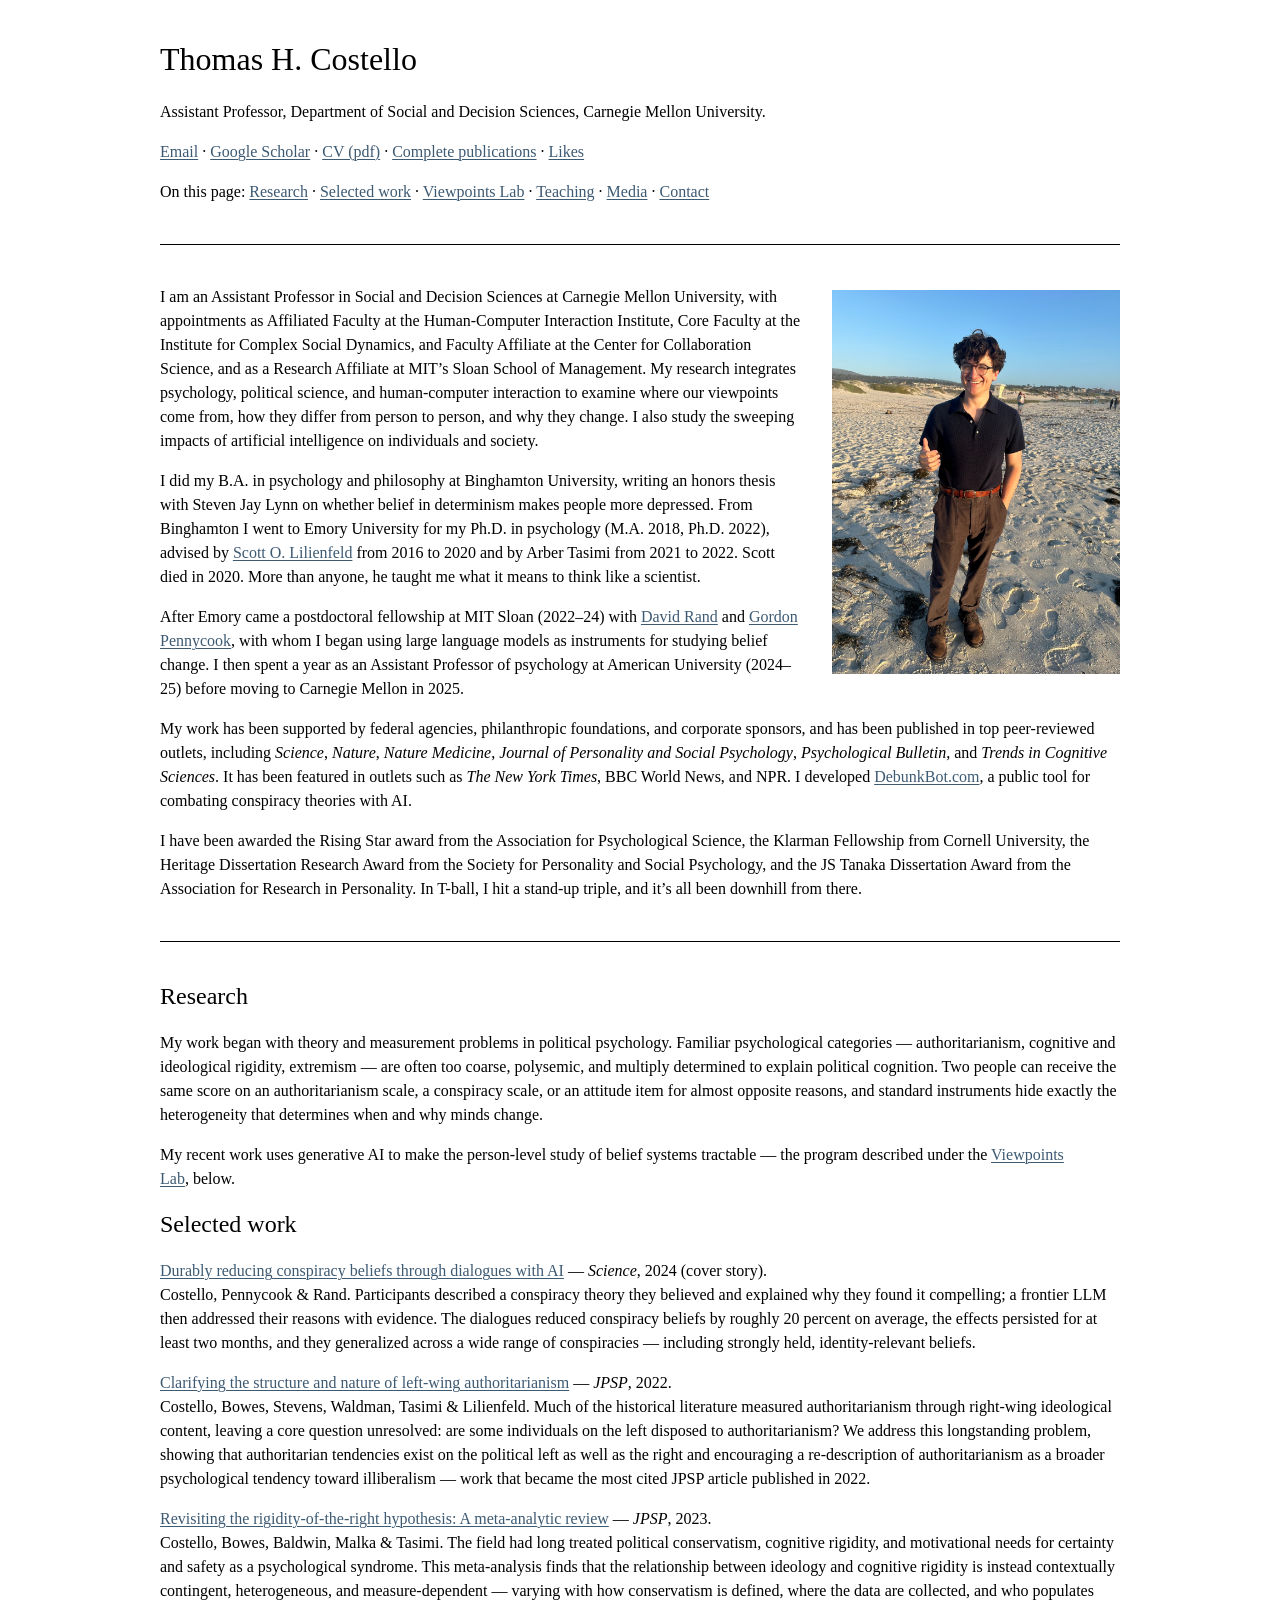
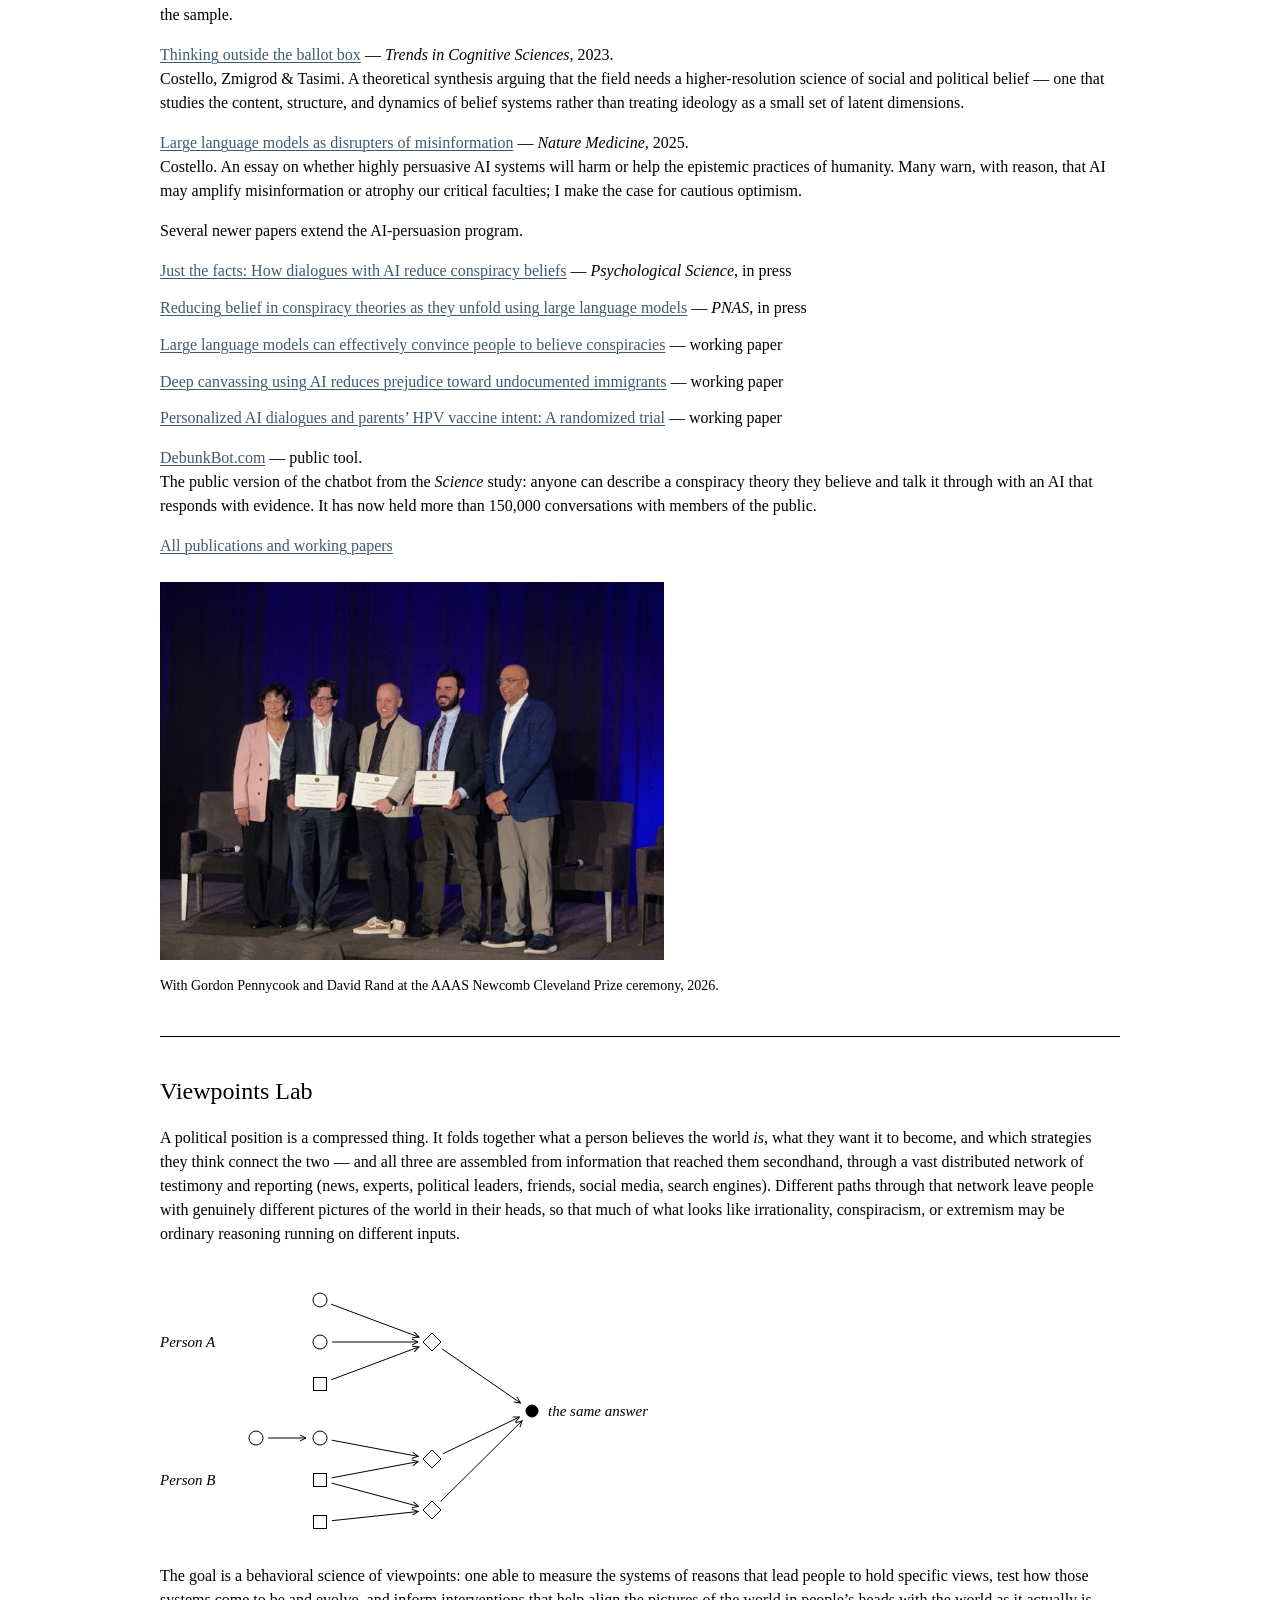
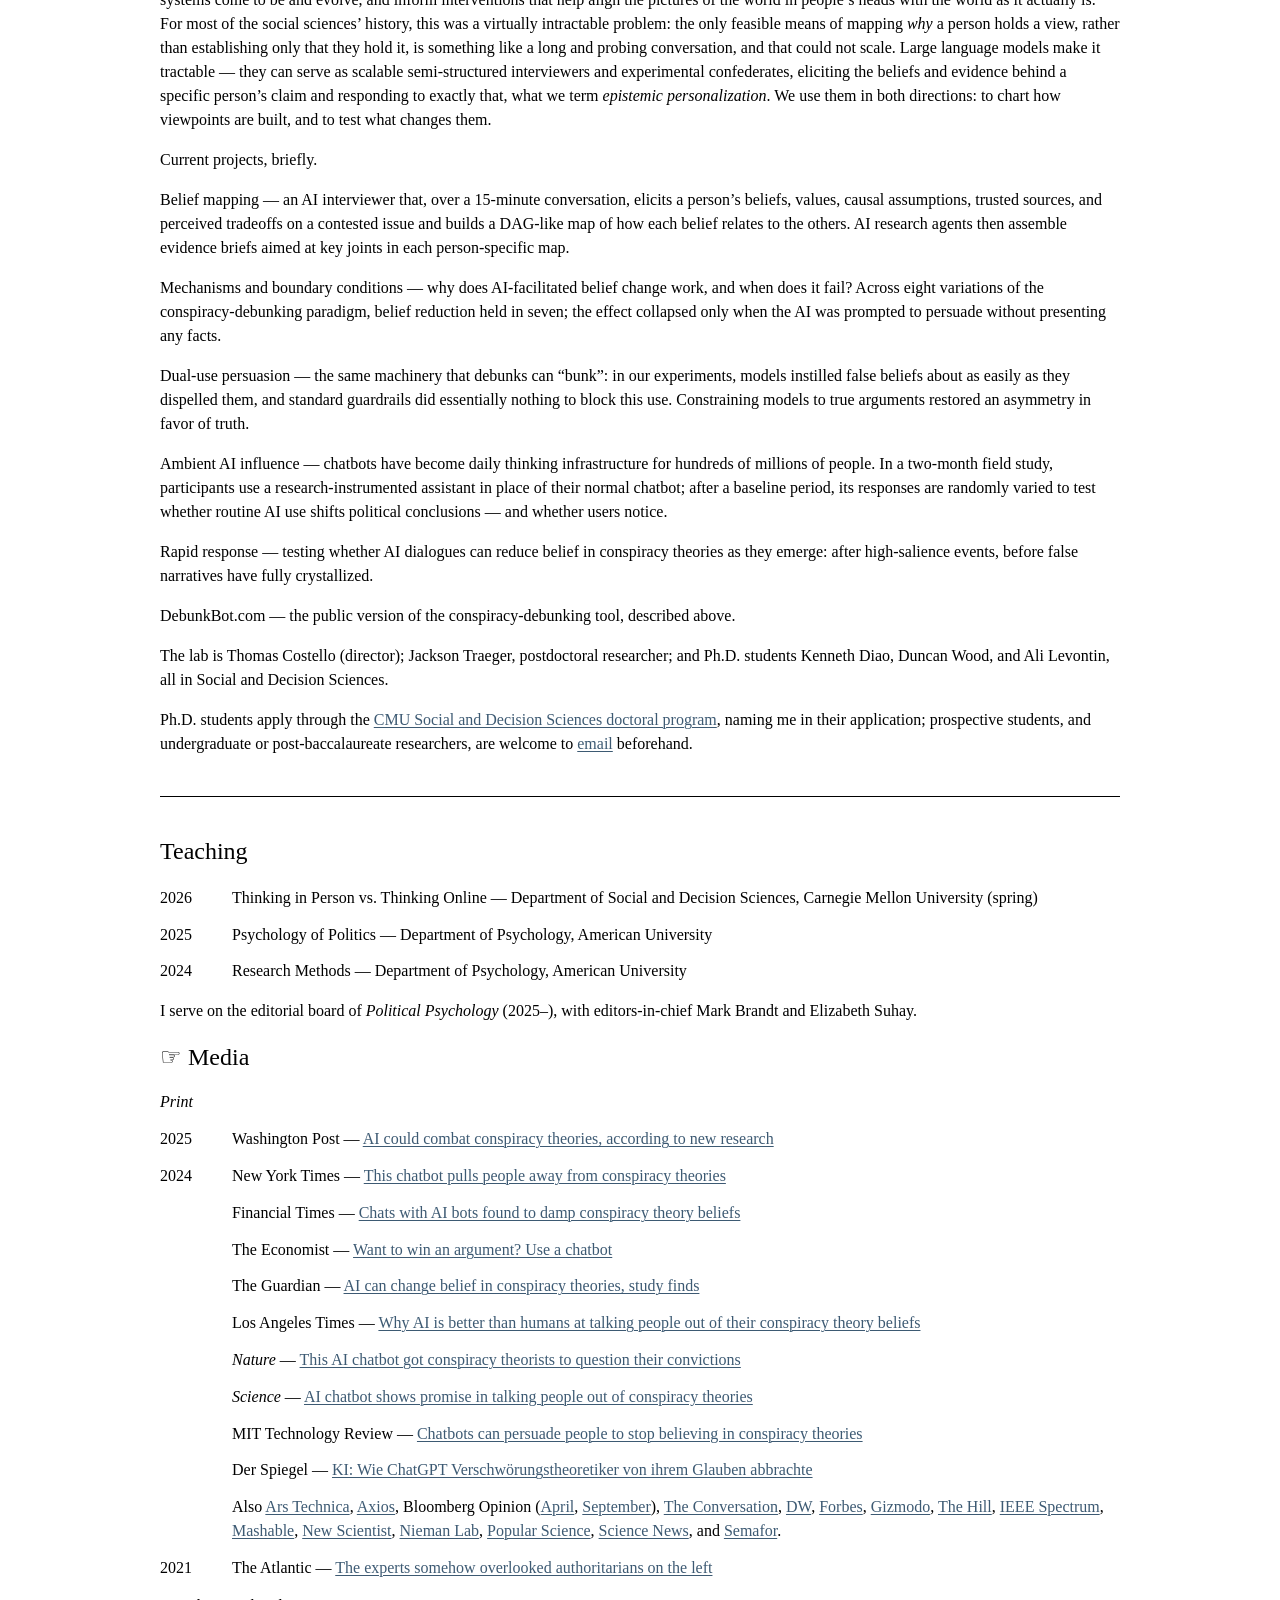
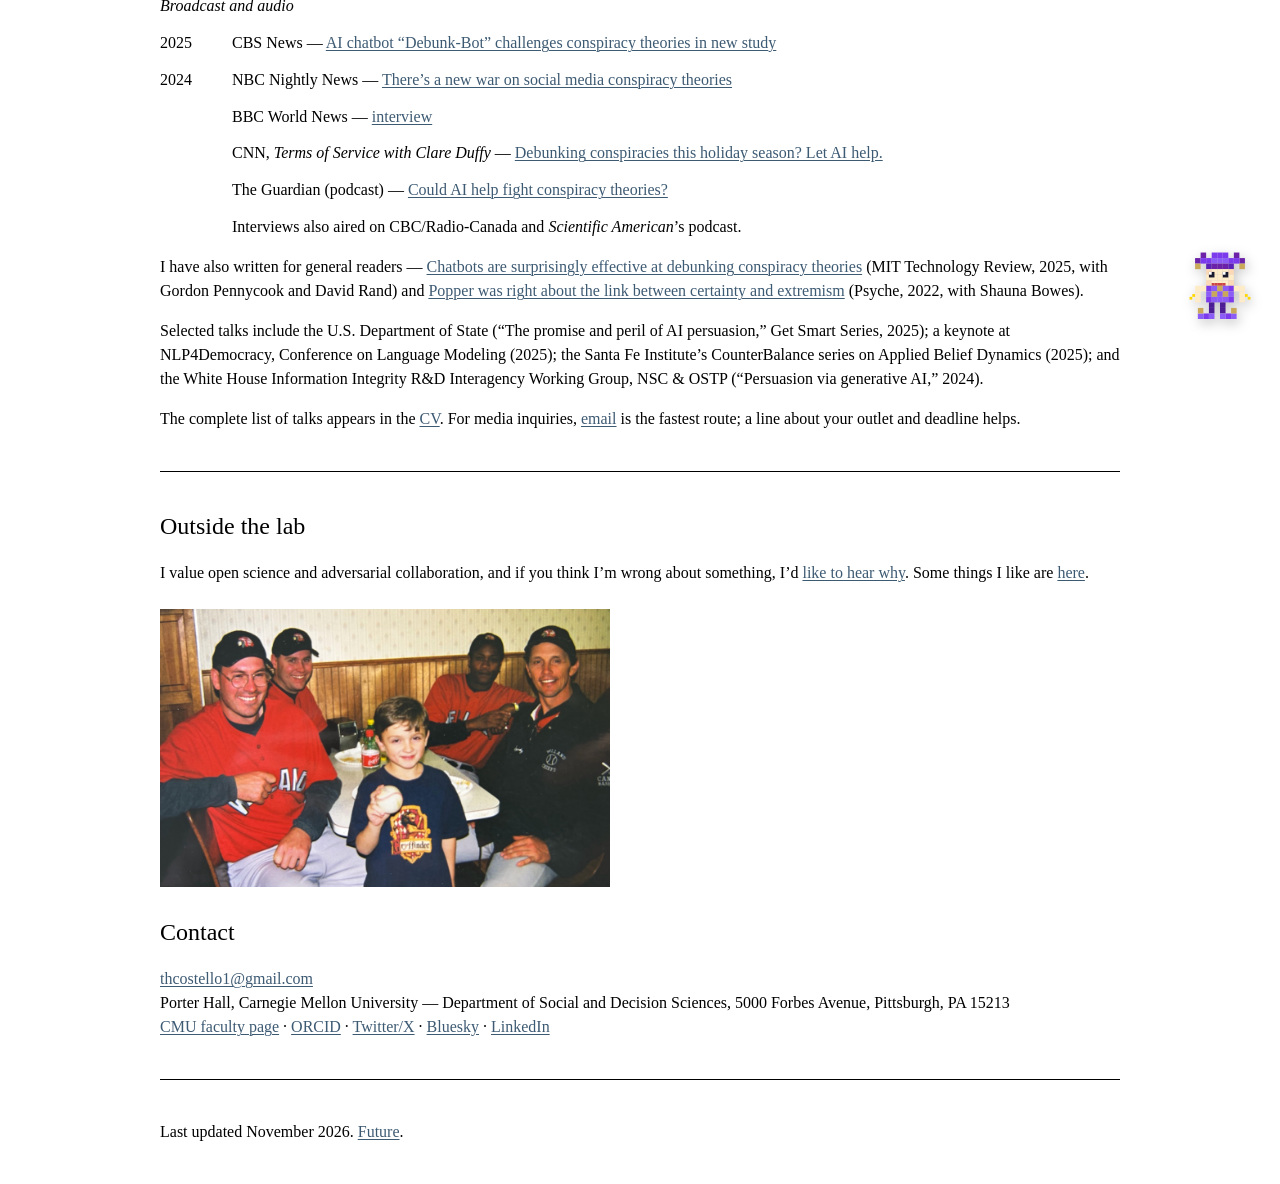
<file: media.html>
<!DOCTYPE html>
<html lang="en">
<head>
  <meta charset="UTF-8">
  <meta name="viewport" content="width=device-width, initial-scale=1.0">
  <title>Media — Thomas H. Costello</title>
  <link rel="canonical" href="https://thcostello.com/index.html#media">
  <meta http-equiv="refresh" content="0; url=index.html#media">
  <meta name="robots" content="noindex">
</head>
<body>
  <p>Moved: <a href="index.html#media">index.html#media</a></p>
</body>
</html>
</file>
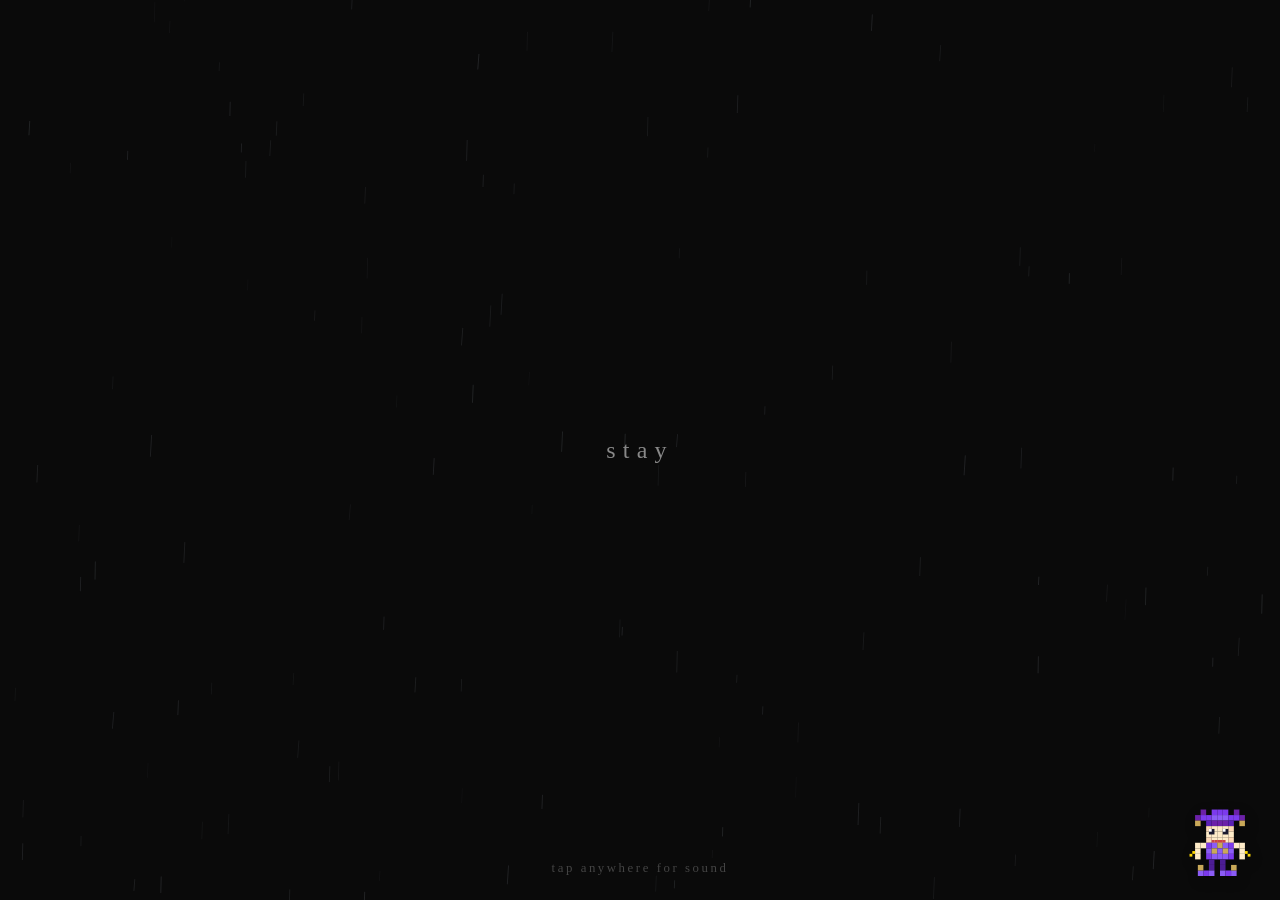
<file: rain.html>
<!DOCTYPE html>
<html lang="en">
<head>
  <meta charset="UTF-8">
  <meta name="viewport" content="width=device-width, initial-scale=1.0">
  <meta name="robots" content="noindex, nofollow">
  <title>rain</title>
  <link rel="stylesheet" href="css/puck.css">
  <style>
    * {
      margin: 0;
      padding: 0;
      box-sizing: border-box;
    }

    html, body {
      height: 100%;
      overflow: hidden;
    }

    body {
      background-color: #0a0a0a;
      display: flex;
      align-items: center;
      justify-content: center;
      font-family: 'Georgia', serif;
    }

    canvas {
      position: fixed;
      inset: 0;
      z-index: 0;
    }

    .word {
      position: relative;
      z-index: 1;
      color: #888;
      font-size: 1.5rem;
      letter-spacing: 0.3em;
      text-transform: lowercase;
      opacity: 0;
      animation: fadeIn 3s ease forwards;
      animation-delay: 30s;
    }

    .hint {
      position: fixed;
      bottom: 1.5rem;
      left: 0;
      right: 0;
      z-index: 1;
      text-align: center;
      color: #444;
      font-size: 0.8rem;
      letter-spacing: 0.2em;
      text-transform: lowercase;
      transition: opacity 2s ease;
    }

    @keyframes fadeIn {
      from { opacity: 0; }
      to { opacity: 1; }
    }
  </style>
</head>
<body>
  <canvas id="rain"></canvas>
  <p class="word">stay</p>
  <p class="hint" id="hint">tap anywhere for sound</p>

  <script>
    // --- visual rain ---
    const canvas = document.getElementById('rain');
    const ctx = canvas.getContext('2d');
    let drops = [];

    function size() {
      canvas.width = window.innerWidth;
      canvas.height = window.innerHeight;
      const n = Math.floor(canvas.width / 9);
      drops = [];
      for (let i = 0; i < n; i++) {
        drops.push({
          x: Math.random() * canvas.width,
          y: Math.random() * canvas.height,
          len: 8 + Math.random() * 14,
          speed: 220 + Math.random() * 260,
          drift: -20 + Math.random() * 12,
          alpha: 0.04 + Math.random() * 0.12,
        });
      }
    }
    size();
    window.addEventListener('resize', size);

    const reduced = window.matchMedia('(prefers-reduced-motion: reduce)').matches;
    let last = performance.now();

    function frame(now) {
      const dt = Math.min((now - last) / 1000, 0.05);
      last = now;
      ctx.clearRect(0, 0, canvas.width, canvas.height);
      ctx.lineWidth = 1;
      for (const d of drops) {
        ctx.strokeStyle = 'rgba(160, 170, 180, ' + d.alpha + ')';
        ctx.beginPath();
        ctx.moveTo(d.x, d.y);
        ctx.lineTo(d.x + d.drift * (d.len / d.speed), d.y + d.len);
        ctx.stroke();
        d.y += d.speed * dt;
        d.x += d.drift * dt;
        if (d.y > canvas.height + d.len) {
          d.y = -d.len - Math.random() * 80;
          d.x = Math.random() * (canvas.width + 40);
        }
      }
      requestAnimationFrame(frame);
    }
    if (!reduced) requestAnimationFrame(frame);

    // --- sound: synthesized rain, no files, starts on first tap ---
    let audioStarted = false;
    function startRainSound() {
      if (audioStarted) return;
      audioStarted = true;
      document.getElementById('hint').style.opacity = '0';
      try {
        const ac = new (window.AudioContext || window.webkitAudioContext)();
        const seconds = 4;
        const buffer = ac.createBuffer(2, ac.sampleRate * seconds, ac.sampleRate);
        for (let ch = 0; ch < 2; ch++) {
          const data = buffer.getChannelData(ch);
          let lastOut = 0;
          for (let i = 0; i < data.length; i++) {
            // brown-ish noise: soft, low, rain-like
            const white = Math.random() * 2 - 1;
            lastOut = (lastOut + 0.02 * white) / 1.02;
            data[i] = lastOut * 3.5;
          }
        }
        const src = ac.createBufferSource();
        src.buffer = buffer;
        src.loop = true;
        const filter = ac.createBiquadFilter();
        filter.type = 'lowpass';
        filter.frequency.value = 900;
        const gain = ac.createGain();
        gain.gain.value = 0;
        src.connect(filter).connect(gain).connect(ac.destination);
        src.start();
        gain.gain.linearRampToValueAtTime(0.5, ac.currentTime + 4);
      } catch (e) { /* no sound, still rains */ }
    }
    document.addEventListener('pointerdown', startRainSound);

    // Allow escape key to leave
    document.addEventListener('keydown', function (e) {
      if (e.key === 'Escape') {
        window.history.back();
      }
    });
  </script>
  <script src="js/puck.js"></script>
</body>
</html>
</file>
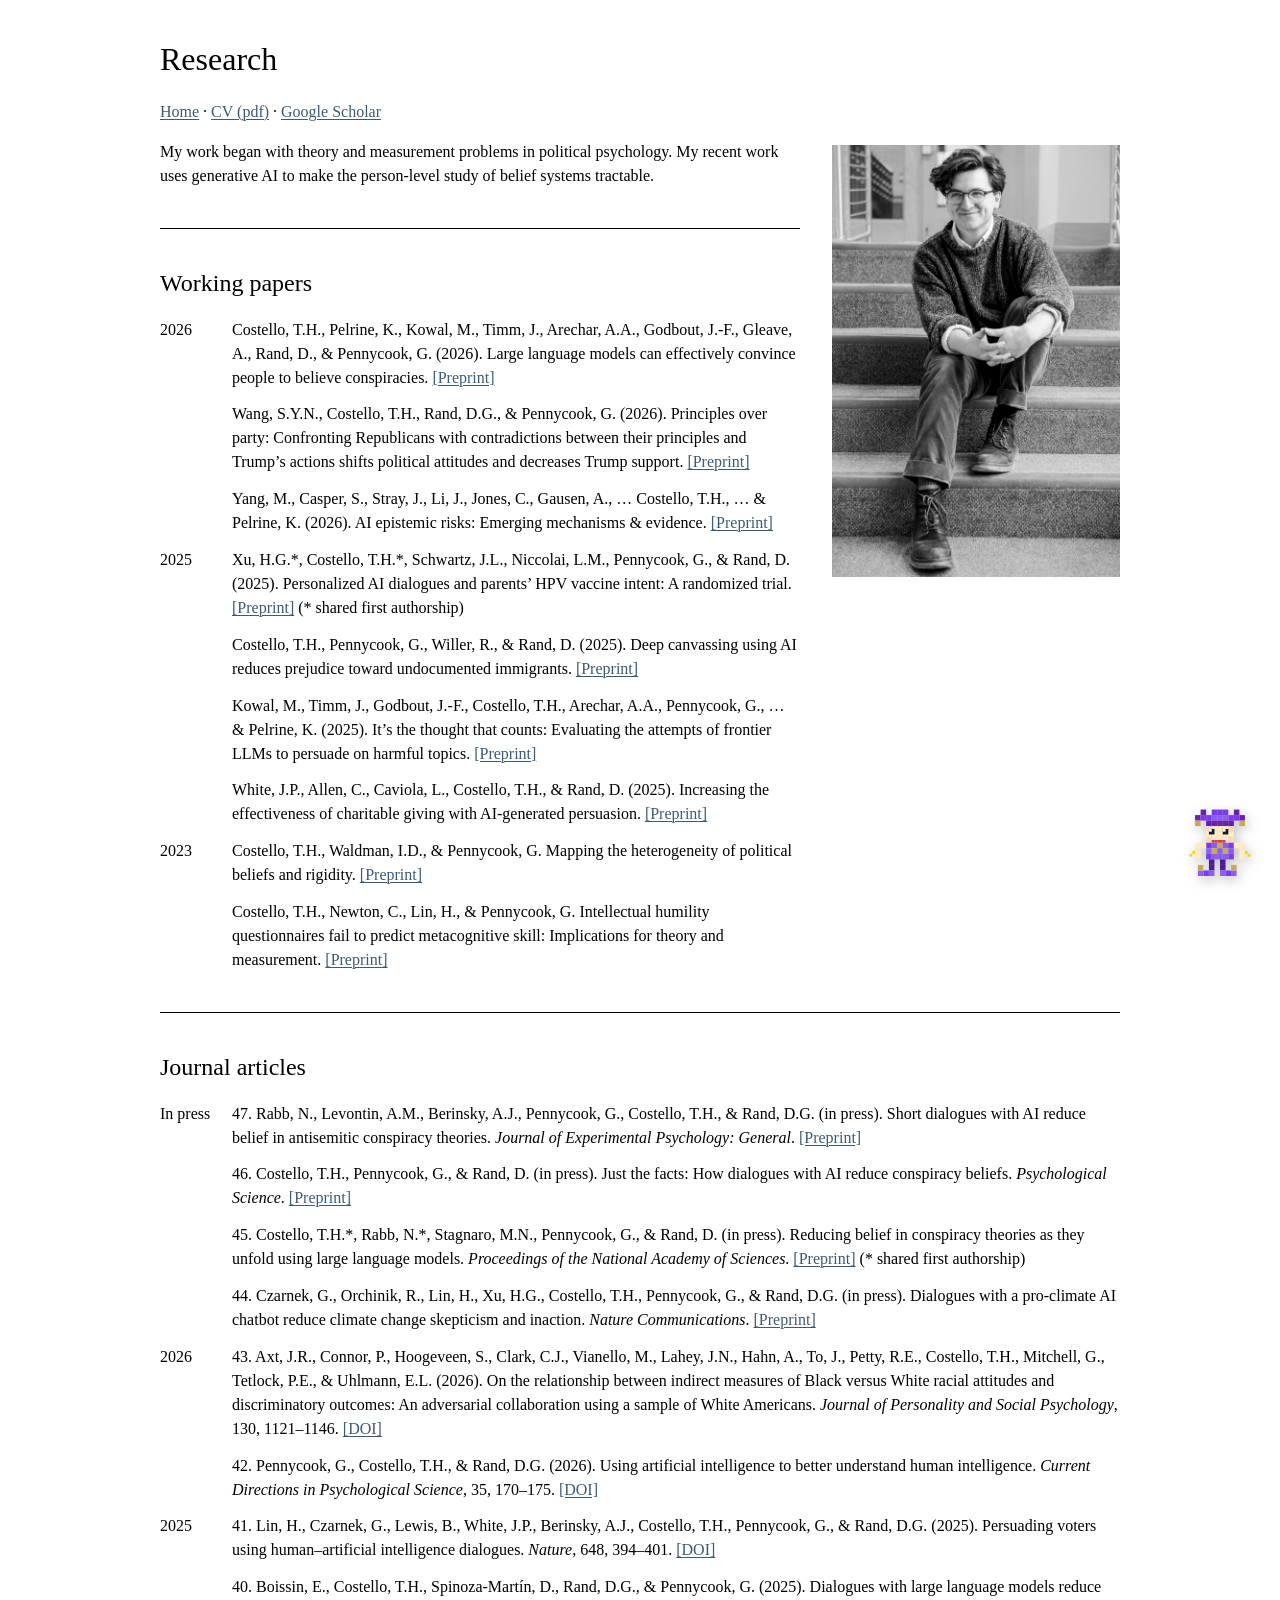
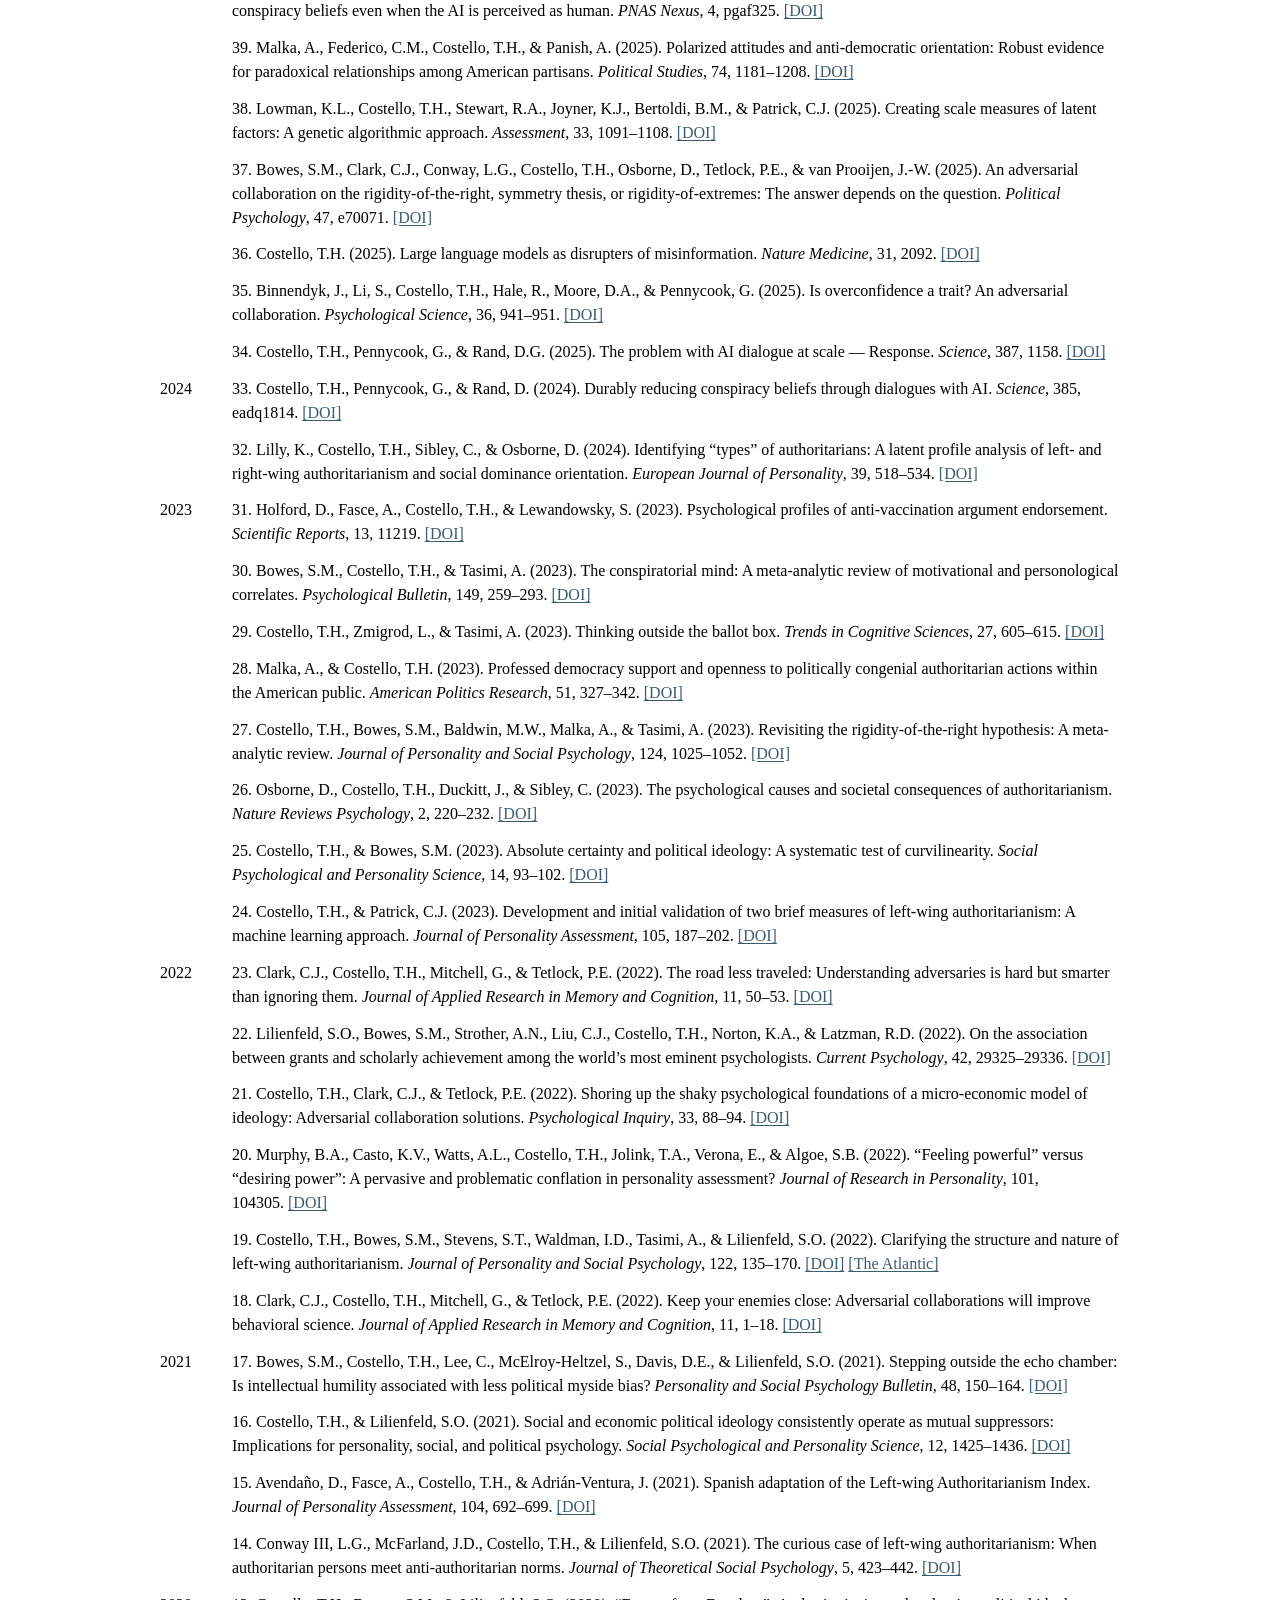
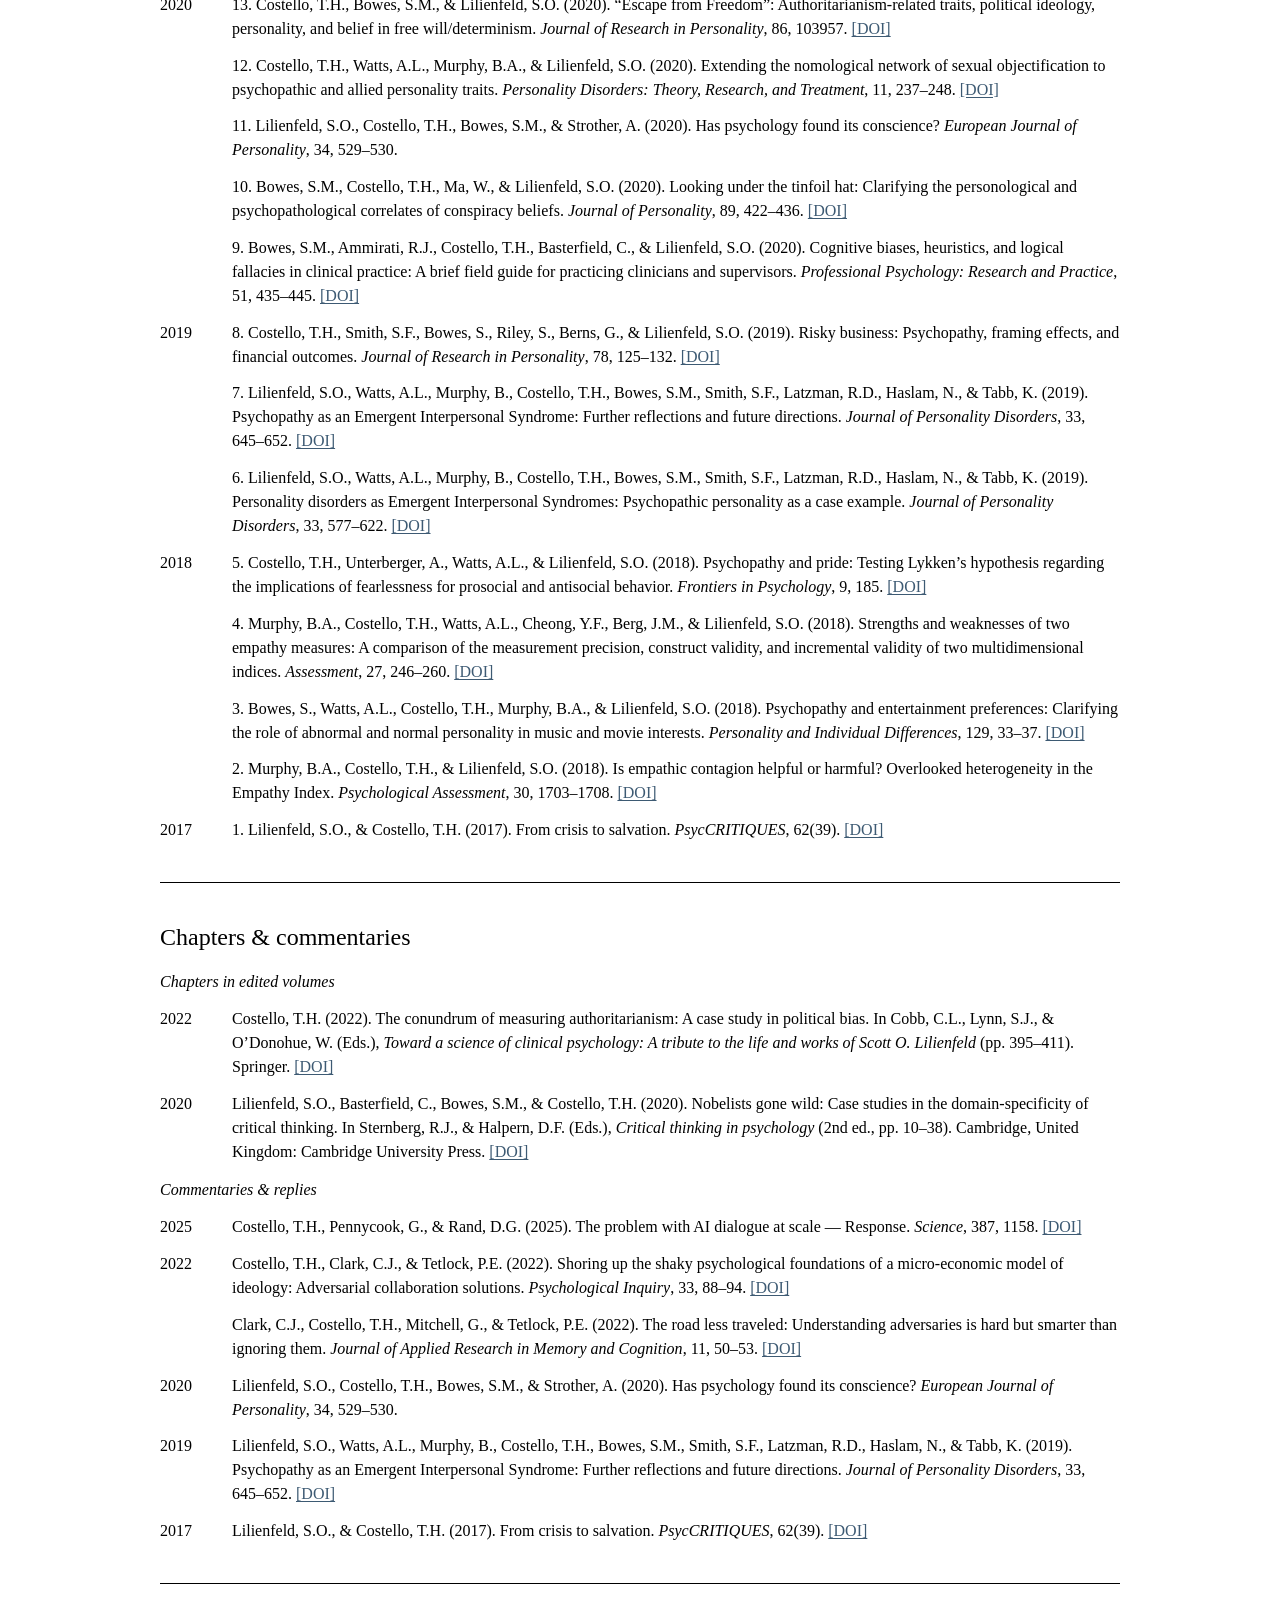
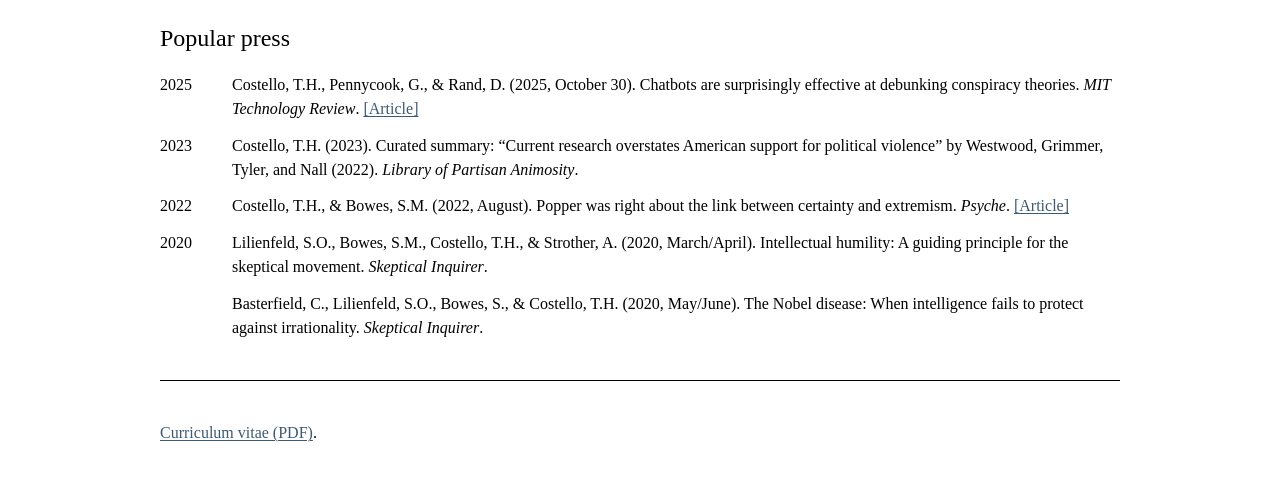
<file: research.html>
<!DOCTYPE html>
<html lang="en">
<head>
  <meta charset="UTF-8">
  <meta name="viewport" content="width=device-width, initial-scale=1.0">
  <meta name="description" content="Publications and working papers by Thomas H. Costello — research on viewpoints, belief change, and AI persuasion at Carnegie Mellon University.">
  <meta name="author" content="Thomas H. Costello">
  <link rel="canonical" href="https://thcostello.com/research.html">
  <meta property="og:title" content="Research — Thomas H. Costello">
  <meta property="og:description" content="Publications and working papers on viewpoints, belief change, and AI persuasion.">
  <meta property="og:type" content="website">
  <meta property="og:url" content="https://thcostello.com/research.html">
  <meta property="og:image" content="https://thcostello.com/assets/images/web/tom-2026-steps-bw.jpg">
  <meta property="og:site_name" content="Thomas H. Costello">
  <meta name="twitter:card" content="summary_large_image">
  <meta name="twitter:site" content="@tomstello_">
  <meta name="twitter:title" content="Research — Thomas H. Costello">
  <meta name="twitter:description" content="Publications and working papers on viewpoints, belief change, and AI persuasion.">
  <meta name="twitter:image" content="https://thcostello.com/assets/images/web/tom-2026-steps-bw.jpg">
  <title>Research — Thomas H. Costello</title>
  <link rel="icon" type="image/svg+xml" href="data:image/svg+xml,<svg xmlns='http://www.w3.org/2000/svg' viewBox='0 0 100 100'><text y='.9em' font-size='90'>❧</text></svg>">
  <link rel="stylesheet" href="css/puck.css">
  <style>
    html { color-scheme: light dark; }
    body {
      max-width: 60rem;
      margin: 2.5rem auto;
      padding: 0 1rem;
      line-height: 1.5;
      font-family: Georgia, serif;
    }
    h1, h2, h3 { line-height: 1.2; font-weight: normal; text-wrap: balance; }
    h3 { font-size: 1rem; font-style: italic; }
    p, li, dd, figcaption { text-wrap: pretty; }
    img { max-width: 100%; height: auto; }
    hr { border: none; border-top: 1px solid; margin: 2.5rem 0; }
    a {
      color: light-dark(#3d5a73, #9fbcd4);
      text-underline-offset: 0.15em;
      text-decoration-thickness: from-font;
    }
    ul { list-style: none; padding-left: 0; }
    li { margin-bottom: 0.8rem; }

    /* Photos and diagrams are figures; a caption sits under each, a size down. */
    figure { margin: 1.5rem 0; }
    figure svg { display: block; max-width: 100%; height: auto; }
    figcaption { max-width: 40rem; margin-top: 0.5rem; font-size: 0.875rem; }

    /* Dated lists. On a wide screen the year hangs in the left margin, as on a CV. */
    dt { margin-top: 1.2rem; }
    dd { margin: 0 0 0.8rem; }
    @media (min-width: 36rem) {
      dl { display: grid; grid-template-columns: 4.5rem 1fr; row-gap: 0.8rem; }
      dt { grid-column: 1; margin: 0; }
      dd { grid-column: 2; margin: 0; }
    }

    /* The lead photo steps aside for the text when there is room. */
    @media (min-width: 52rem) {
      #portrait { float: right; width: 18rem; margin: 0.3rem 0 1rem 2rem; }
    }

    /* Arriving at a section by link marks it. */
    h2:target::before { content: "\261E\00A0"; }

    /* On paper: full width, and links spell out where they go. */
    @media print {
      body { max-width: none; margin: 0; }
      nav { display: none; }
      a { color: inherit; }
      a[href^="http"]::after { content: " <" attr(href) ">"; font-size: 0.8em; overflow-wrap: anywhere; }
      figure, li, dd { break-inside: avoid; }
    }
  </style>
</head>
<body>

  <h1>Research</h1>
  <p>
    <a href="index.html">Home</a> ·
    <a href="assets/docs/thomas-costello-cv.pdf">CV (pdf)</a> ·
    <a href="https://scholar.google.com/citations?user=2oxoi9oAAAAJ&amp;hl=en">Google Scholar</a>
  </p>

  <figure id="portrait">
    <img src="assets/images/web/tom-2026-steps-bw.jpg" alt="Thomas Costello" width="360" height="540">
  </figure>

  <p>
    My work began with theory and measurement problems in political psychology.
    My recent work uses generative AI to make the person-level study of belief
    systems tractable.
  </p>

  <hr>

  <h2>Working papers</h2>
  <dl>
    <dt>2026</dt>
    <dd>
      Costello, T.H., Pelrine, K., Kowal, M., Timm, J., Arechar, A.A., Godbout, J.-F., Gleave, A., Rand, D., &amp; Pennycook, G. (2026).
      Large language models can effectively convince people to believe conspiracies.
      <a href="https://arxiv.org/abs/2601.05050">[Preprint]</a>
    </dd>
    <dd>
      Wang, S.Y.N., Costello, T.H., Rand, D.G., &amp; Pennycook, G. (2026).
      Principles over party: Confronting Republicans with contradictions between their principles and Trump’s actions shifts political attitudes and decreases Trump support.
      <a href="https://osf.io/preprints/psyarxiv/cb3m2">[Preprint]</a>
    </dd>
    <dd>
      Yang, M., Casper, S., Stray, J., Li, J., Jones, C., Gausen, A., … Costello, T.H., … &amp; Pelrine, K. (2026).
      AI epistemic risks: Emerging mechanisms &amp; evidence.
      <a href="https://papers.ssrn.com/sol3/papers.cfm?abstract_id=6873005">[Preprint]</a>
    </dd>
    <dt>2025</dt>
    <dd>
      Xu, H.G.*, Costello, T.H.*, Schwartz, J.L., Niccolai, L.M., Pennycook, G., &amp; Rand, D. (2025).
      Personalized AI dialogues and parents’ HPV vaccine intent: A randomized trial.
      <a href="https://osf.io/preprints/psyarxiv/gv52j">[Preprint]</a>
      (* shared first authorship)
    </dd>
    <dd>
      Costello, T.H., Pennycook, G., Willer, R., &amp; Rand, D. (2025).
      Deep canvassing using AI reduces prejudice toward undocumented immigrants.
      <a href="https://osf.io/preprints/osf/q7e6u">[Preprint]</a>
    </dd>
    <dd>
      Kowal, M., Timm, J., Godbout, J.-F., Costello, T.H., Arechar, A.A., Pennycook, G., … &amp; Pelrine, K. (2025).
      It’s the thought that counts: Evaluating the attempts of frontier LLMs to persuade on harmful topics.
      <a href="https://arxiv.org/abs/2506.02873">[Preprint]</a>
    </dd>
    <dd>
      White, J.P., Allen, C., Caviola, L., Costello, T.H., &amp; Rand, D. (2025).
      Increasing the effectiveness of charitable giving with AI-generated persuasion.
      <a href="https://osf.io/preprints/psyarxiv/6cyn4">[Preprint]</a>
    </dd>
    <dt>2023</dt>
    <dd>
      Costello, T.H., Waldman, I.D., &amp; Pennycook, G.
      Mapping the heterogeneity of political beliefs and rigidity.
      <a href="https://osf.io/preprints/psyarxiv/jdtp4">[Preprint]</a>
    </dd>
    <dd>
      Costello, T.H., Newton, C., Lin, H., &amp; Pennycook, G.
      Intellectual humility questionnaires fail to predict metacognitive skill: Implications for theory and measurement.
      <a href="https://osf.io/preprints/psyarxiv/gux95">[Preprint]</a>
    </dd>
  </dl>

  <hr>

  <h2 id="publications">Journal articles</h2>
  <dl>
    <dt>In press</dt>
    <dd>
      47. Rabb, N., Levontin, A.M., Berinsky, A.J., Pennycook, G., Costello, T.H., &amp; Rand, D.G. (in press).
      Short dialogues with AI reduce belief in antisemitic conspiracy theories.
      <i>Journal of Experimental Psychology: General</i>.
      <a href="https://osf.io/preprints/psyarxiv/w7eap">[Preprint]</a>
    </dd>
    <dd>
      46. Costello, T.H., Pennycook, G., &amp; Rand, D. (in press).
      Just the facts: How dialogues with AI reduce conspiracy beliefs.
      <i>Psychological Science</i>.
      <a href="https://osf.io/preprints/psyarxiv/h7n8u">[Preprint]</a>
    </dd>
    <dd>
      45. Costello, T.H.*, Rabb, N.*, Stagnaro, M.N., Pennycook, G., &amp; Rand, D. (in press).
      Reducing belief in conspiracy theories as they unfold using large language models.
      <i>Proceedings of the National Academy of Sciences</i>.
      <a href="https://osf.io/preprints/psyarxiv/jnm9r">[Preprint]</a>
      (* shared first authorship)
    </dd>
    <dd>
      44. Czarnek, G., Orchinik, R., Lin, H., Xu, H.G., Costello, T.H., Pennycook, G., &amp; Rand, D.G. (in press).
      Dialogues with a pro-climate AI chatbot reduce climate change skepticism and inaction.
      <i>Nature Communications</i>.
      <a href="https://osf.io/preprints/psyarxiv/mqcwj">[Preprint]</a>
    </dd>
    <dt>2026</dt>
    <dd>
      43. Axt, J.R., Connor, P., Hoogeveen, S., Clark, C.J., Vianello, M., Lahey, J.N., Hahn, A., To, J., Petty, R.E., Costello, T.H., Mitchell, G., Tetlock, P.E., &amp; Uhlmann, E.L. (2026).
      On the relationship between indirect measures of Black versus White racial attitudes and discriminatory outcomes: An adversarial collaboration using a sample of White Americans.
      <i>Journal of Personality and Social Psychology</i>, 130, 1121–1146.
      <a href="https://doi.org/10.1037/pspa0000480">[DOI]</a>
    </dd>
    <dd>
      42. Pennycook, G., Costello, T.H., &amp; Rand, D.G. (2026).
      Using artificial intelligence to better understand human intelligence.
      <i>Current Directions in Psychological Science</i>, 35, 170–175.
      <a href="https://doi.org/10.1177/09637214261417960">[DOI]</a>
    </dd>
    <dt>2025</dt>
    <dd>
      41. Lin, H., Czarnek, G., Lewis, B., White, J.P., Berinsky, A.J., Costello, T.H., Pennycook, G., &amp; Rand, D.G. (2025).
      Persuading voters using human–artificial intelligence dialogues.
      <i>Nature</i>, 648, 394–401.
      <a href="https://doi.org/10.1038/s41586-025-09771-9">[DOI]</a>
    </dd>
    <dd>
      40. Boissin, E., Costello, T.H., Spinoza-Martín, D., Rand, D.G., &amp; Pennycook, G. (2025).
      Dialogues with large language models reduce conspiracy beliefs even when the AI is perceived as human.
      <i>PNAS Nexus</i>, 4, pgaf325.
      <a href="https://doi.org/10.1093/pnasnexus/pgaf325">[DOI]</a>
    </dd>
    <dd>
      39. Malka, A., Federico, C.M., Costello, T.H., &amp; Panish, A. (2025).
      Polarized attitudes and anti-democratic orientation: Robust evidence for paradoxical relationships among American partisans.
      <i>Political Studies</i>, 74, 1181–1208.
      <a href="https://doi.org/10.1177/00323217251359156">[DOI]</a>
    </dd>
    <dd>
      38. Lowman, K.L., Costello, T.H., Stewart, R.A., Joyner, K.J., Bertoldi, B.M., &amp; Patrick, C.J. (2025).
      Creating scale measures of latent factors: A genetic algorithmic approach.
      <i>Assessment</i>, 33, 1091–1108.
      <a href="https://doi.org/10.1177/10731911251376230">[DOI]</a>
    </dd>
    <dd>
      37. Bowes, S.M., Clark, C.J., Conway, L.G., Costello, T.H., Osborne, D., Tetlock, P.E., &amp; van Prooijen, J.-W. (2025).
      An adversarial collaboration on the rigidity-of-the-right, symmetry thesis, or rigidity-of-extremes: The answer depends on the question.
      <i>Political Psychology</i>, 47, e70071.
      <a href="https://doi.org/10.1111/pops.70071">[DOI]</a>
    </dd>
    <dd>
      36. Costello, T.H. (2025).
      Large language models as disrupters of misinformation.
      <i>Nature Medicine</i>, 31, 2092.
      <a href="https://doi.org/10.1038/s41591-025-03821-5">[DOI]</a>
    </dd>
    <dd>
      35. Binnendyk, J., Li, S., Costello, T.H., Hale, R., Moore, D.A., &amp; Pennycook, G. (2025).
      Is overconfidence a trait? An adversarial collaboration.
      <i>Psychological Science</i>, 36, 941–951.
      <a href="https://doi.org/10.1177/09567976251401538">[DOI]</a>
    </dd>
    <dd>
      34. Costello, T.H., Pennycook, G., &amp; Rand, D.G. (2025).
      The problem with AI dialogue at scale — Response.
      <i>Science</i>, 387, 1158.
      <a href="https://doi.org/10.1126/science.adu6608">[DOI]</a>
    </dd>
    <dt>2024</dt>
    <dd>
      33. Costello, T.H., Pennycook, G., &amp; Rand, D. (2024).
      Durably reducing conspiracy beliefs through dialogues with AI.
      <i>Science</i>, 385, eadq1814.
      <a href="https://doi.org/10.1126/science.adq1814">[DOI]</a>
    </dd>
    <dd>
      32. Lilly, K., Costello, T.H., Sibley, C., &amp; Osborne, D. (2024).
      Identifying “types” of authoritarians: A latent profile analysis of left- and right-wing authoritarianism and social dominance orientation.
      <i>European Journal of Personality</i>, 39, 518–534.
      <a href="https://doi.org/10.1177/08902070241280319">[DOI]</a>
    </dd>
    <dt>2023</dt>
    <dd>
      31. Holford, D., Fasce, A., Costello, T.H., &amp; Lewandowsky, S. (2023).
      Psychological profiles of anti-vaccination argument endorsement.
      <i>Scientific Reports</i>, 13, 11219.
      <a href="https://doi.org/10.1038/s41598-023-30883-7">[DOI]</a>
    </dd>
    <dd>
      30. Bowes, S.M., Costello, T.H., &amp; Tasimi, A. (2023).
      The conspiratorial mind: A meta-analytic review of motivational and personological correlates.
      <i>Psychological Bulletin</i>, 149, 259–293.
      <a href="https://doi.org/10.1037/bul0000392">[DOI]</a>
    </dd>
    <dd>
      29. Costello, T.H., Zmigrod, L., &amp; Tasimi, A. (2023).
      Thinking outside the ballot box.
      <i>Trends in Cognitive Sciences</i>, 27, 605–615.
      <a href="https://doi.org/10.1016/j.tics.2023.03.012">[DOI]</a>
    </dd>
    <dd>
      28. Malka, A., &amp; Costello, T.H. (2023).
      Professed democracy support and openness to politically congenial authoritarian actions within the American public.
      <i>American Politics Research</i>, 51, 327–342.
      <a href="https://doi.org/10.1177/1532673X221109532">[DOI]</a>
    </dd>
    <dd>
      27. Costello, T.H., Bowes, S.M., Baldwin, M.W., Malka, A., &amp; Tasimi, A. (2023).
      Revisiting the rigidity-of-the-right hypothesis: A meta-analytic review.
      <i>Journal of Personality and Social Psychology</i>, 124, 1025–1052.
      <a href="https://doi.org/10.1037/pspp0000446">[DOI]</a>
    </dd>
    <dd>
      26. Osborne, D., Costello, T.H., Duckitt, J., &amp; Sibley, C. (2023).
      The psychological causes and societal consequences of authoritarianism.
      <i>Nature Reviews Psychology</i>, 2, 220–232.
      <a href="https://doi.org/10.1038/s44159-023-00161-4">[DOI]</a>
    </dd>
    <dd>
      25. Costello, T.H., &amp; Bowes, S.M. (2023).
      Absolute certainty and political ideology: A systematic test of curvilinearity.
      <i>Social Psychological and Personality Science</i>, 14, 93–102.
      <a href="https://doi.org/10.1177/19485506211070410">[DOI]</a>
    </dd>
    <dd>
      24. Costello, T.H., &amp; Patrick, C.J. (2023).
      Development and initial validation of two brief measures of left-wing authoritarianism: A machine learning approach.
      <i>Journal of Personality Assessment</i>, 105, 187–202.
      <a href="https://doi.org/10.1080/00223891.2022.2081809">[DOI]</a>
    </dd>
    <dt>2022</dt>
    <dd>
      23. Clark, C.J., Costello, T.H., Mitchell, G., &amp; Tetlock, P.E. (2022).
      The road less traveled: Understanding adversaries is hard but smarter than ignoring them.
      <i>Journal of Applied Research in Memory and Cognition</i>, 11, 50–53.
      <a href="https://doi.org/10.1037/mac0000020">[DOI]</a>
    </dd>
    <dd>
      22. Lilienfeld, S.O., Bowes, S.M., Strother, A.N., Liu, C.J., Costello, T.H., Norton, K.A., &amp; Latzman, R.D. (2022).
      On the association between grants and scholarly achievement among the world’s most eminent psychologists.
      <i>Current Psychology</i>, 42, 29325–29336.
      <a href="https://doi.org/10.1007/s12144-022-03911-4">[DOI]</a>
    </dd>
    <dd>
      21. Costello, T.H., Clark, C.J., &amp; Tetlock, P.E. (2022).
      Shoring up the shaky psychological foundations of a micro-economic model of ideology: Adversarial collaboration solutions.
      <i>Psychological Inquiry</i>, 33, 88–94.
      <a href="https://doi.org/10.1080/1047840X.2022.2065130">[DOI]</a>
    </dd>
    <dd>
      20. Murphy, B.A., Casto, K.V., Watts, A.L., Costello, T.H., Jolink, T.A., Verona, E., &amp; Algoe, S.B. (2022).
      “Feeling powerful” versus “desiring power”: A pervasive and problematic conflation in personality assessment?
      <i>Journal of Research in Personality</i>, 101, 104305.
      <a href="https://doi.org/10.1016/j.jrp.2022.104305">[DOI]</a>
    </dd>
    <dd>
      19. Costello, T.H., Bowes, S.M., Stevens, S.T., Waldman, I.D., Tasimi, A., &amp; Lilienfeld, S.O. (2022).
      Clarifying the structure and nature of left-wing authoritarianism.
      <i>Journal of Personality and Social Psychology</i>, 122, 135–170.
      <a href="https://doi.org/10.1037/pspp0000341">[DOI]</a>
      <a href="https://www.theatlantic.com/ideas/archive/2021/09/psychological-dimensions-left-wing-authoritarianism/620185/">[The Atlantic]</a>
    </dd>
    <dd>
      18. Clark, C.J., Costello, T.H., Mitchell, G., &amp; Tetlock, P.E. (2022).
      Keep your enemies close: Adversarial collaborations will improve behavioral science.
      <i>Journal of Applied Research in Memory and Cognition</i>, 11, 1–18.
      <a href="https://doi.org/10.1037/mac0000004">[DOI]</a>
    </dd>
    <dt>2021</dt>
    <dd>
      17. Bowes, S.M., Costello, T.H., Lee, C., McElroy-Heltzel, S., Davis, D.E., &amp; Lilienfeld, S.O. (2021).
      Stepping outside the echo chamber: Is intellectual humility associated with less political myside bias?
      <i>Personality and Social Psychology Bulletin</i>, 48, 150–164.
      <a href="https://doi.org/10.1177/0146167221997619">[DOI]</a>
    </dd>
    <dd>
      16. Costello, T.H., &amp; Lilienfeld, S.O. (2021).
      Social and economic political ideology consistently operate as mutual suppressors: Implications for personality, social, and political psychology.
      <i>Social Psychological and Personality Science</i>, 12, 1425–1436.
      <a href="https://doi.org/10.1177/1948550620964679">[DOI]</a>
    </dd>
    <dd>
      15. Avendaño, D., Fasce, A., Costello, T.H., &amp; Adrián-Ventura, J. (2021).
      Spanish adaptation of the Left-wing Authoritarianism Index.
      <i>Journal of Personality Assessment</i>, 104, 692–699.
      <a href="https://doi.org/10.1080/00223891.2021.1981345">[DOI]</a>
    </dd>
    <dd>
      14. Conway III, L.G., McFarland, J.D., Costello, T.H., &amp; Lilienfeld, S.O. (2021).
      The curious case of left-wing authoritarianism: When authoritarian persons meet anti-authoritarian norms.
      <i>Journal of Theoretical Social Psychology</i>, 5, 423–442.
      <a href="https://doi.org/10.1002/jts5.108">[DOI]</a>
    </dd>
    <dt>2020</dt>
    <dd>
      13. Costello, T.H., Bowes, S.M., &amp; Lilienfeld, S.O. (2020).
      “Escape from Freedom”: Authoritarianism-related traits, political ideology, personality, and belief in free will/determinism.
      <i>Journal of Research in Personality</i>, 86, 103957.
      <a href="https://doi.org/10.1016/j.jrp.2020.103957">[DOI]</a>
    </dd>
    <dd>
      12. Costello, T.H., Watts, A.L., Murphy, B.A., &amp; Lilienfeld, S.O. (2020).
      Extending the nomological network of sexual objectification to psychopathic and allied personality traits.
      <i>Personality Disorders: Theory, Research, and Treatment</i>, 11, 237–248.
      <a href="https://doi.org/10.1037/per0000377">[DOI]</a>
    </dd>
    <dd>
      11. Lilienfeld, S.O., Costello, T.H., Bowes, S.M., &amp; Strother, A. (2020).
      Has psychology found its conscience?
      <i>European Journal of Personality</i>, 34, 529–530.
    </dd>
    <dd>
      10. Bowes, S.M., Costello, T.H., Ma, W., &amp; Lilienfeld, S.O. (2020).
      Looking under the tinfoil hat: Clarifying the personological and psychopathological correlates of conspiracy beliefs.
      <i>Journal of Personality</i>, 89, 422–436.
      <a href="https://doi.org/10.1111/jopy.12588">[DOI]</a>
    </dd>
    <dd>
      9. Bowes, S.M., Ammirati, R.J., Costello, T.H., Basterfield, C., &amp; Lilienfeld, S.O. (2020).
      Cognitive biases, heuristics, and logical fallacies in clinical practice: A brief field guide for practicing clinicians and supervisors.
      <i>Professional Psychology: Research and Practice</i>, 51, 435–445.
      <a href="https://doi.org/10.1037/pro0000309">[DOI]</a>
    </dd>
    <dt>2019</dt>
    <dd>
      8. Costello, T.H., Smith, S.F., Bowes, S., Riley, S., Berns, G., &amp; Lilienfeld, S.O. (2019).
      Risky business: Psychopathy, framing effects, and financial outcomes.
      <i>Journal of Research in Personality</i>, 78, 125–132.
      <a href="https://doi.org/10.1016/j.jrp.2018.11.006">[DOI]</a>
    </dd>
    <dd>
      7. Lilienfeld, S.O., Watts, A.L., Murphy, B., Costello, T.H., Bowes, S.M., Smith, S.F., Latzman, R.D., Haslam, N., &amp; Tabb, K. (2019).
      Psychopathy as an Emergent Interpersonal Syndrome: Further reflections and future directions.
      <i>Journal of Personality Disorders</i>, 33, 645–652.
      <a href="https://doi.org/10.1521/pedi.2019.33.5.645">[DOI]</a>
    </dd>
    <dd>
      6. Lilienfeld, S.O., Watts, A.L., Murphy, B., Costello, T.H., Bowes, S.M., Smith, S.F., Latzman, R.D., Haslam, N., &amp; Tabb, K. (2019).
      Personality disorders as Emergent Interpersonal Syndromes: Psychopathic personality as a case example.
      <i>Journal of Personality Disorders</i>, 33, 577–622.
      <a href="https://doi.org/10.1521/pedi.2019.33.5.577">[DOI]</a>
    </dd>
    <dt>2018</dt>
    <dd>
      5. Costello, T.H., Unterberger, A., Watts, A.L., &amp; Lilienfeld, S.O. (2018).
      Psychopathy and pride: Testing Lykken’s hypothesis regarding the implications of fearlessness for prosocial and antisocial behavior.
      <i>Frontiers in Psychology</i>, 9, 185.
      <a href="https://doi.org/10.3389/fpsyg.2018.00185">[DOI]</a>
    </dd>
    <dd>
      4. Murphy, B.A., Costello, T.H., Watts, A.L., Cheong, Y.F., Berg, J.M., &amp; Lilienfeld, S.O. (2018).
      Strengths and weaknesses of two empathy measures: A comparison of the measurement precision, construct validity, and incremental validity of two multidimensional indices.
      <i>Assessment</i>, 27, 246–260.
      <a href="https://doi.org/10.1177/1073191118777636">[DOI]</a>
    </dd>
    <dd>
      3. Bowes, S., Watts, A.L., Costello, T.H., Murphy, B.A., &amp; Lilienfeld, S.O. (2018).
      Psychopathy and entertainment preferences: Clarifying the role of abnormal and normal personality in music and movie interests.
      <i>Personality and Individual Differences</i>, 129, 33–37.
      <a href="https://doi.org/10.1016/j.paid.2018.03.009">[DOI]</a>
    </dd>
    <dd>
      2. Murphy, B.A., Costello, T.H., &amp; Lilienfeld, S.O. (2018).
      Is empathic contagion helpful or harmful? Overlooked heterogeneity in the Empathy Index.
      <i>Psychological Assessment</i>, 30, 1703–1708.
      <a href="https://doi.org/10.1037/pas0000641">[DOI]</a>
    </dd>
    <dt>2017</dt>
    <dd>
      1. Lilienfeld, S.O., &amp; Costello, T.H. (2017).
      From crisis to salvation.
      <i>PsycCRITIQUES</i>, 62(39).
      <a href="https://doi.org/10.1037/a0041020">[DOI]</a>
    </dd>
  </dl>

  <hr>

  <h2>Chapters &amp; commentaries</h2>
  <h3>Chapters in edited volumes</h3>
  <dl>
    <dt>2022</dt>
    <dd>
      Costello, T.H. (2022).
      The conundrum of measuring authoritarianism: A case study in political bias.
      In Cobb, C.L., Lynn, S.J., &amp; O’Donohue, W. (Eds.),
      <i>Toward a science of clinical psychology: A tribute to the life and works of Scott O. Lilienfeld</i> (pp. 395–411).
      Springer.
      <a href="https://doi.org/10.1007/978-3-031-14332-8_20">[DOI]</a>
    </dd>
    <dt>2020</dt>
    <dd>
      Lilienfeld, S.O., Basterfield, C., Bowes, S.M., &amp; Costello, T.H. (2020).
      Nobelists gone wild: Case studies in the domain-specificity of critical thinking.
      In Sternberg, R.J., &amp; Halpern, D.F. (Eds.),
      <i>Critical thinking in psychology</i> (2nd ed., pp. 10–38).
      Cambridge, United Kingdom: Cambridge University Press.
      <a href="https://doi.org/10.1017/9781108684354.003">[DOI]</a>
    </dd>
  </dl>
  <h3>Commentaries &amp; replies</h3>
  <dl>
    <dt>2025</dt>
    <dd>
      Costello, T.H., Pennycook, G., &amp; Rand, D.G. (2025).
      The problem with AI dialogue at scale — Response.
      <i>Science</i>, 387, 1158.
      <a href="https://doi.org/10.1126/science.adu6608">[DOI]</a>
    </dd>
    <dt>2022</dt>
    <dd>
      Costello, T.H., Clark, C.J., &amp; Tetlock, P.E. (2022).
      Shoring up the shaky psychological foundations of a micro-economic model of ideology: Adversarial collaboration solutions.
      <i>Psychological Inquiry</i>, 33, 88–94.
      <a href="https://doi.org/10.1080/1047840X.2022.2065130">[DOI]</a>
    </dd>
    <dd>
      Clark, C.J., Costello, T.H., Mitchell, G., &amp; Tetlock, P.E. (2022).
      The road less traveled: Understanding adversaries is hard but smarter than ignoring them.
      <i>Journal of Applied Research in Memory and Cognition</i>, 11, 50–53.
      <a href="https://doi.org/10.1037/mac0000020">[DOI]</a>
    </dd>
    <dt>2020</dt>
    <dd>
      Lilienfeld, S.O., Costello, T.H., Bowes, S.M., &amp; Strother, A. (2020).
      Has psychology found its conscience?
      <i>European Journal of Personality</i>, 34, 529–530.
    </dd>
    <dt>2019</dt>
    <dd>
      Lilienfeld, S.O., Watts, A.L., Murphy, B., Costello, T.H., Bowes, S.M., Smith, S.F., Latzman, R.D., Haslam, N., &amp; Tabb, K. (2019).
      Psychopathy as an Emergent Interpersonal Syndrome: Further reflections and future directions.
      <i>Journal of Personality Disorders</i>, 33, 645–652.
      <a href="https://doi.org/10.1521/pedi.2019.33.5.645">[DOI]</a>
    </dd>
    <dt>2017</dt>
    <dd>
      Lilienfeld, S.O., &amp; Costello, T.H. (2017).
      From crisis to salvation.
      <i>PsycCRITIQUES</i>, 62(39).
      <a href="https://doi.org/10.1037/a0041020">[DOI]</a>
    </dd>
  </dl>

  <hr>

  <h2>Popular press</h2>
  <dl>
    <dt>2025</dt>
    <dd>
      Costello, T.H., Pennycook, G., &amp; Rand, D. (2025, October 30).
      Chatbots are surprisingly effective at debunking conspiracy theories.
      <i>MIT Technology Review</i>.
      <a href="https://www.technologyreview.com/2025/10/30/1126471/chatbots-are-surprisingly-effective-at-debunking-conspiracy-theories/">[Article]</a>
    </dd>
    <dt>2023</dt>
    <dd>
      Costello, T.H. (2023).
      Curated summary: “Current research overstates American support for political violence” by Westwood, Grimmer, Tyler, and Nall (2022).
      <i>Library of Partisan Animosity</i>.
    </dd>
    <dt>2022</dt>
    <dd>
      Costello, T.H., &amp; Bowes, S.M. (2022, August).
      Popper was right about the link between certainty and extremism.
      <i>Psyche</i>.
      <a href="https://psyche.co/ideas/popper-was-right-about-the-link-between-certainty-and-extremism">[Article]</a>
    </dd>
    <dt>2020</dt>
    <dd>
      Lilienfeld, S.O., Bowes, S.M., Costello, T.H., &amp; Strother, A. (2020, March/April).
      Intellectual humility: A guiding principle for the skeptical movement.
      <i>Skeptical Inquirer</i>.
    </dd>
    <dd>
      Basterfield, C., Lilienfeld, S.O., Bowes, S., &amp; Costello, T.H. (2020, May/June).
      The Nobel disease: When intelligence fails to protect against irrationality.
      <i>Skeptical Inquirer</i>.
    </dd>
  </dl>

  <hr>

  <p><a href="assets/docs/thomas-costello-cv.pdf">Curriculum vitae (PDF)</a>.</p>

  <script src="js/puck.js"></script>
</body>
</html>
</file>
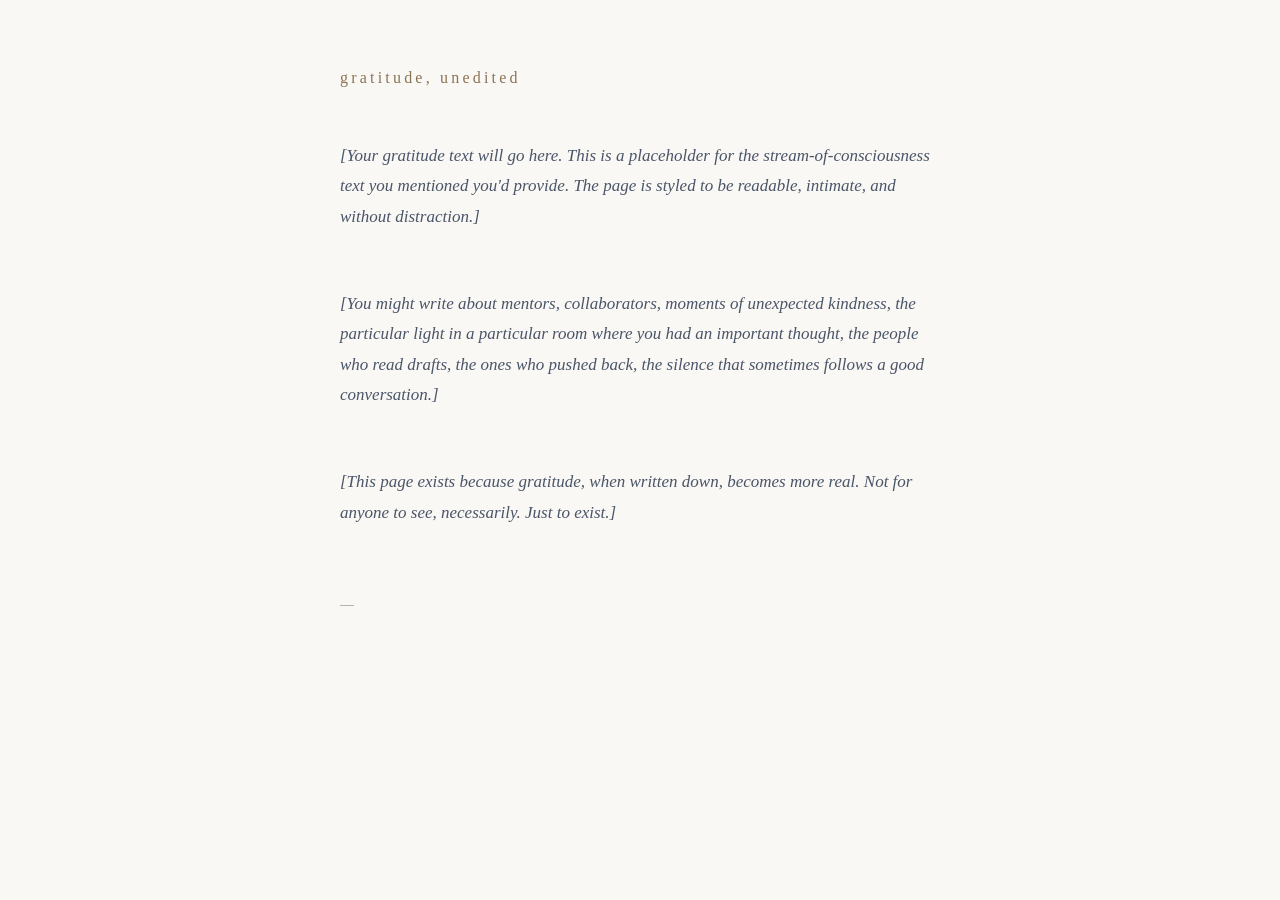
<file: thanks.html>
<!DOCTYPE html>
<html lang="en">
<head>
  <meta charset="UTF-8">
  <meta name="viewport" content="width=device-width, initial-scale=1.0">
  <meta name="robots" content="noindex, nofollow">
  <title>thanks</title>
  <style>
    * {
      margin: 0;
      padding: 0;
      box-sizing: border-box;
    }

    body {
      background-color: #faf8f5;
      font-family: 'Georgia', serif;
      color: #2d3436;
      line-height: 1.8;
      padding: 4rem 2rem;
      min-height: 100vh;
    }

    .container {
      max-width: 600px;
      margin: 0 auto;
    }

    h1 {
      font-weight: normal;
      font-size: 1rem;
      letter-spacing: 0.2em;
      text-transform: lowercase;
      color: #8b7355;
      margin-bottom: 3rem;
    }

    p {
      margin-bottom: 1.5rem;
      font-size: 1.0625rem;
    }

    .stream {
      font-style: italic;
      color: #4a5568;
    }

    .space {
      height: 2rem;
    }

    .end {
      margin-top: 4rem;
      font-size: 0.875rem;
      color: #a0998f;
    }
  </style>
</head>
<body>
  <div class="container">
    <h1>gratitude, unedited</h1>

    <!--
      PLACEHOLDER: Replace this with your stream-of-consciousness gratitude text.
      The styling is intentionally simple and intimate.
    -->

    <p class="stream">
      [Your gratitude text will go here. This is a placeholder for the stream-of-consciousness
      text you mentioned you'd provide. The page is styled to be readable, intimate,
      and without distraction.]
    </p>

    <div class="space"></div>

    <p class="stream">
      [You might write about mentors, collaborators, moments of unexpected kindness,
      the particular light in a particular room where you had an important thought,
      the people who read drafts, the ones who pushed back, the silence that
      sometimes follows a good conversation.]
    </p>

    <div class="space"></div>

    <p class="stream">
      [This page exists because gratitude, when written down, becomes more real.
      Not for anyone to see, necessarily. Just to exist.]
    </p>

    <p class="end">—</p>
  </div>
</body>
</html>
</file>
<file: css/puck.css>
/* ==========================================================================
   Puck - Mischievous AI Assistant
   Windows 95/98 Retro Aesthetic
   ========================================================================== */

/* CSS Variables for Puck theming */
:root {
  --puck-window-bg: #c0c0c0;
  --puck-window-border-light: #ffffff;
  --puck-window-border-mid: #dfdfdf;
  --puck-window-border-dark: #808080;
  --puck-window-border-darker: #404040;
  --puck-titlebar-active: linear-gradient(90deg, #000080, #1084d0);
  --puck-titlebar-inactive: linear-gradient(90deg, #808080, #a0a0a0);
  --puck-text: #000000;
  --puck-button-face: #c0c0c0;
  --puck-chat-bg: #ffffff;
  --puck-user-msg: #dcf8c6;
  --puck-assistant-msg: #f0f0f0;
  --puck-z-index: 9999;
  --puck-font: 'Segoe UI', Tahoma, Geneva, Verdana, sans-serif;
}

/* ==========================================================================
   Container - Fixed position, bottom right
   ========================================================================== */

.puck-container {
  position: fixed;
  bottom: 24px;
  right: 24px;
  z-index: var(--puck-z-index);
  font-family: var(--puck-font);
  font-size: 13px;
  line-height: 1.4;
}

/* ==========================================================================
   Sprite - The clickable character icon
   ========================================================================== */

.puck-sprite {
  width: 72px;
  height: 72px;
  cursor: pointer;
  transition: transform 0.15s ease;
  animation: puck-bob 3s ease-in-out infinite;
  filter: drop-shadow(2px 4px 6px rgba(0, 0, 0, 0.25));
  /* Ensure content is centered */
  display: flex;
  align-items: center;
  justify-content: center;
  background: transparent;
  border: none;
  padding: 0;
}

.puck-sprite:hover {
  transform: scale(1.08);
}

.puck-sprite:active {
  transform: scale(0.95);
}

.puck-sprite img,
.puck-sprite svg {
  width: 100%;
  height: 100%;
  image-rendering: pixelated;
  image-rendering: crisp-edges;
  /* Center the sprite content */
  object-fit: contain;
  object-position: center;
  display: block;
}

/* ==========================================================================
   Speech Bubble - For unbidden quips
   ========================================================================== */

.puck-bubble {
  position: absolute;
  bottom: 80px;
  right: 0;
  background: var(--puck-window-bg);
  padding: 12px 32px 12px 14px;
  max-width: 300px;
  min-width: 180px;
  /* Win95 outset border */
  border: 2px solid;
  border-color: var(--puck-window-border-light) var(--puck-window-border-darker)
                var(--puck-window-border-darker) var(--puck-window-border-light);
  box-shadow:
    inset 1px 1px 0 var(--puck-window-border-mid),
    inset -1px -1px 0 var(--puck-window-border-dark),
    3px 3px 8px rgba(0, 0, 0, 0.3);
  opacity: 0;
  transform: translateY(10px) scale(0.95);
  transition: opacity 0.25s ease, transform 0.25s ease;
  pointer-events: none;
}

.puck-bubble--visible {
  opacity: 1;
  transform: translateY(0) scale(1);
  pointer-events: auto;
}

/* Bubble tail/pointer */
.puck-bubble::after {
  content: '';
  position: absolute;
  bottom: -10px;
  right: 24px;
  width: 0;
  height: 0;
  border-left: 10px solid transparent;
  border-right: 10px solid transparent;
  border-top: 10px solid var(--puck-window-bg);
  filter: drop-shadow(0 2px 1px rgba(0, 0, 0, 0.15));
}

.puck-bubble__text {
  color: var(--puck-text);
  margin: 0;
  font-size: 12px;
}

.puck-bubble__dismiss {
  position: absolute;
  top: 4px;
  right: 4px;
  width: 18px;
  height: 16px;
  background: var(--puck-button-face);
  border: none;
  cursor: pointer;
  font-size: 11px;
  font-weight: bold;
  font-family: inherit;
  display: flex;
  align-items: center;
  justify-content: center;
  padding: 0;
  /* Win95 button styling */
  border: 2px solid;
  border-color: var(--puck-window-border-light) var(--puck-window-border-darker)
                var(--puck-window-border-darker) var(--puck-window-border-light);
}

.puck-bubble__dismiss:hover {
  background: #d4d4d4;
}

.puck-bubble__dismiss:active {
  border-color: var(--puck-window-border-darker) var(--puck-window-border-light)
                var(--puck-window-border-light) var(--puck-window-border-darker);
}

/* ==========================================================================
   Chat Window - Windows 95 style dialog
   ========================================================================== */

.puck-window {
  position: absolute;
  bottom: 84px;
  right: 0;
  width: 360px;
  background: var(--puck-window-bg);
  /* Win95 window border */
  border: 2px solid;
  border-color: var(--puck-window-border-light) var(--puck-window-border-darker)
                var(--puck-window-border-darker) var(--puck-window-border-light);
  box-shadow:
    inset 1px 1px 0 var(--puck-window-border-mid),
    inset -1px -1px 0 var(--puck-window-border-dark),
    4px 4px 12px rgba(0, 0, 0, 0.35);
  display: none;
}

.puck-window--open {
  display: block;
  animation: puck-window-open 0.2s ease-out;
}

/* ==========================================================================
   Titlebar
   ========================================================================== */

.puck-titlebar {
  background: var(--puck-titlebar-active);
  padding: 3px 3px 3px 4px;
  display: flex;
  align-items: center;
  justify-content: space-between;
  user-select: none;
}

.puck-titlebar--dragging {
  cursor: grabbing;
}

.puck-titlebar__title {
  color: white;
  font-weight: bold;
  font-size: 12px;
  display: flex;
  align-items: center;
  gap: 4px;
  text-shadow: 1px 1px 0 rgba(0, 0, 0, 0.3);
}

.puck-titlebar__icon {
  width: 16px;
  height: 16px;
  image-rendering: pixelated;
  image-rendering: crisp-edges;
}

.puck-titlebar__buttons {
  display: flex;
  gap: 2px;
}

.puck-titlebar__btn {
  width: 18px;
  height: 16px;
  background: var(--puck-button-face);
  border: none;
  cursor: pointer;
  font-size: 10px;
  font-weight: bold;
  font-family: inherit;
  display: flex;
  align-items: center;
  justify-content: center;
  padding: 0;
  padding-bottom: 2px;
  /* Win95 button */
  border: 2px solid;
  border-color: var(--puck-window-border-light) var(--puck-window-border-darker)
                var(--puck-window-border-darker) var(--puck-window-border-light);
}

.puck-titlebar__btn:hover {
  background: #d4d4d4;
}

.puck-titlebar__btn:active {
  border-color: var(--puck-window-border-darker) var(--puck-window-border-light)
                var(--puck-window-border-light) var(--puck-window-border-darker);
  padding-top: 2px;
  padding-bottom: 0;
}

.puck-titlebar__btn--clear {
  font-size: 12px;
  padding-bottom: 1px;
}

/* ==========================================================================
   Chat Area
   ========================================================================== */

.puck-chat {
  height: 320px;
  overflow-y: auto;
  background: var(--puck-chat-bg);
  /* Win95 inset field */
  border: 2px solid;
  border-color: var(--puck-window-border-dark) var(--puck-window-border-light)
                var(--puck-window-border-light) var(--puck-window-border-dark);
  margin: 6px;
  padding: 10px;
}

/* Custom scrollbar for chat */
.puck-chat::-webkit-scrollbar {
  width: 16px;
}

.puck-chat::-webkit-scrollbar-track {
  background: var(--puck-window-bg);
  border: 1px solid var(--puck-window-border-dark);
}

.puck-chat::-webkit-scrollbar-thumb {
  background: var(--puck-button-face);
  border: 2px solid;
  border-color: var(--puck-window-border-light) var(--puck-window-border-darker)
                var(--puck-window-border-darker) var(--puck-window-border-light);
}

.puck-chat::-webkit-scrollbar-thumb:hover {
  background: #d0d0d0;
}

/* ==========================================================================
   Messages
   ========================================================================== */

.puck-message {
  margin-bottom: 12px;
  max-width: 88%;
  display: flex;
  flex-direction: column;
}

.puck-message:last-child {
  margin-bottom: 0;
}

.puck-message--user {
  margin-left: auto;
  align-items: flex-end;
}

.puck-message--assistant {
  margin-right: auto;
  align-items: flex-start;
}

.puck-message__sender {
  font-size: 10px;
  color: #666;
  margin-bottom: 2px;
  font-weight: 600;
}

.puck-message__content {
  display: inline-block;
  padding: 8px 12px;
  border-radius: 4px;
  line-height: 1.45;
  font-size: 13px;
  word-wrap: break-word;
}

.puck-message--user .puck-message__content {
  background: var(--puck-user-msg);
  border: 1px solid #b8e6a1;
}

.puck-message--assistant .puck-message__content {
  background: var(--puck-assistant-msg);
  border: 1px solid #d0d0d0;
}

/* ==========================================================================
   Input Area
   ========================================================================== */

.puck-input-area {
  padding: 4px 6px 6px 6px;
  display: flex;
  gap: 6px;
}

.puck-input {
  flex: 1;
  padding: 6px 8px;
  font-family: inherit;
  font-size: 13px;
  /* Win95 inset field */
  border: 2px solid;
  border-color: var(--puck-window-border-dark) var(--puck-window-border-light)
                var(--puck-window-border-light) var(--puck-window-border-dark);
  background: white;
  outline: none;
}

.puck-input:focus {
  background: #fffff8;
}

.puck-input::placeholder {
  color: #888;
}

.puck-send {
  padding: 6px 16px;
  background: var(--puck-button-face);
  cursor: pointer;
  font-family: inherit;
  font-size: 12px;
  font-weight: 500;
  /* Win95 button */
  border: 2px solid;
  border-color: var(--puck-window-border-light) var(--puck-window-border-darker)
                var(--puck-window-border-darker) var(--puck-window-border-light);
}

.puck-send:hover {
  background: #d4d4d4;
}

.puck-send:active {
  border-color: var(--puck-window-border-darker) var(--puck-window-border-light)
                var(--puck-window-border-light) var(--puck-window-border-darker);
}

.puck-send:disabled {
  color: var(--puck-window-border-dark);
  cursor: not-allowed;
}

.puck-argue {
  padding: 6px 10px;
  background: var(--puck-button-face);
  cursor: pointer;
  font-family: inherit;
  font-size: 12px;
  /* Win95 button */
  border: 2px solid;
  border-color: var(--puck-window-border-light) var(--puck-window-border-darker)
                var(--puck-window-border-darker) var(--puck-window-border-light);
}

.puck-argue:hover {
  background: #d4d4d4;
}

.puck-argue:active {
  border-color: var(--puck-window-border-darker) var(--puck-window-border-light)
                var(--puck-window-border-light) var(--puck-window-border-darker);
}

/* Starter questions, shown in the chat until the visitor says something */
.puck-starters {
  display: flex;
  flex-wrap: wrap;
  gap: 6px;
  margin-top: 4px;
}

.puck-starter {
  padding: 4px 8px;
  background: var(--puck-button-face);
  color: var(--puck-text);
  cursor: pointer;
  font-family: inherit;
  font-size: 11px;
  /* Win95 button */
  border: 2px solid;
  border-color: var(--puck-window-border-light) var(--puck-window-border-darker)
                var(--puck-window-border-darker) var(--puck-window-border-light);
}

.puck-starter:hover {
  background: #d4d4d4;
}

.puck-starter:active {
  border-color: var(--puck-window-border-darker) var(--puck-window-border-light)
                var(--puck-window-border-light) var(--puck-window-border-darker);
}

/* ==========================================================================
   Typing Indicator
   ========================================================================== */

.puck-typing {
  display: flex;
  align-items: center;
  gap: 4px;
  padding: 8px 12px;
  background: var(--puck-assistant-msg);
  border: 1px solid #d0d0d0;
  border-radius: 4px;
  width: fit-content;
}

.puck-typing__dot {
  width: 7px;
  height: 7px;
  background: #888;
  border-radius: 50%;
  animation: puck-typing-bounce 1.4s ease-in-out infinite;
}

.puck-typing__dot:nth-child(2) {
  animation-delay: 0.15s;
}

.puck-typing__dot:nth-child(3) {
  animation-delay: 0.3s;
}

/* ==========================================================================
   Status Bar (optional, Win95 style)
   ========================================================================== */

.puck-statusbar {
  background: var(--puck-window-bg);
  padding: 2px 4px;
  font-size: 11px;
  color: #444;
  border-top: 1px solid var(--puck-window-border-light);
  /* Win95 inset panel */
  border: 2px solid;
  border-color: var(--puck-window-border-dark) var(--puck-window-border-light)
                var(--puck-window-border-light) var(--puck-window-border-dark);
  margin: 0 6px 6px 6px;
}

/* ==========================================================================
   Animations
   ========================================================================== */

@keyframes puck-bob {
  0%, 100% {
    transform: translateY(0);
  }
  50% {
    transform: translateY(-6px);
  }
}

@keyframes puck-window-open {
  from {
    opacity: 0;
    transform: scale(0.92) translateY(12px);
  }
  to {
    opacity: 1;
    transform: scale(1) translateY(0);
  }
}

@keyframes puck-typing-bounce {
  0%, 60%, 100% {
    transform: translateY(0);
  }
  30% {
    transform: translateY(-5px);
  }
}

@keyframes puck-shake {
  0%, 100% { transform: translateX(0); }
  25% { transform: translateX(-3px); }
  75% { transform: translateX(3px); }
}

/* Mischievous shake for close button that "doesn't work" */
.puck-titlebar__btn--mischief {
  animation: puck-shake 0.3s ease-in-out;
}

/* ==========================================================================
   SVG Body Part Animations - Articulated sprite movement
   ========================================================================== */

/* Transform origins for body parts */
#puck-left-arm { transform-origin: 10px 28px; transform-box: fill-box; }
#puck-right-arm { transform-origin: 32px 28px; transform-box: fill-box; }
#puck-left-leg { transform-origin: 16px 40px; transform-box: fill-box; }
#puck-right-leg { transform-origin: 24px 40px; transform-box: fill-box; }
#puck-left-hat-bell { transform-origin: 8px 8px; transform-box: fill-box; }
#puck-right-hat-bell { transform-origin: 34px 8px; transform-box: fill-box; }
#puck-head { transform-origin: 20px 24px; transform-box: fill-box; }
#puck-body { transform-origin: 20px 36px; transform-box: fill-box; }
#puck-eyes { transform-origin: center; transform-box: fill-box; }
#puck-left-eye { transform-origin: center; transform-box: fill-box; }
#puck-right-eye { transform-origin: center; transform-box: fill-box; }

/* --- WAVE: Right arm raises and waves --- */
@keyframes puck-body-wave {
  0%, 100% { transform: rotate(0deg); }
  20% { transform: rotate(-60deg) translateY(-4px); }
  40% { transform: rotate(-50deg) translateY(-4px); }
  60% { transform: rotate(-65deg) translateY(-4px); }
  80% { transform: rotate(-55deg) translateY(-4px); }
}

.puck-anim-wave #puck-right-arm {
  animation: puck-body-wave 1s ease-in-out;
}

/* --- BLINK: Eyes close briefly --- */
@keyframes puck-body-blink {
  0%, 40%, 100% { transform: scaleY(1); }
  45%, 55% { transform: scaleY(0.1); }
}

.puck-anim-blink #puck-eyes {
  animation: puck-body-blink 0.3s ease-in-out;
}

/* --- THINK: Head tilts, hand goes to chin --- */
@keyframes puck-body-think-head {
  0%, 100% { transform: rotate(0deg); }
  30%, 70% { transform: rotate(8deg) translateY(-1px); }
}

@keyframes puck-body-think-arm {
  0%, 100% { transform: rotate(0deg) translate(0, 0); }
  30%, 70% { transform: rotate(45deg) translate(8px, -12px); }
}

.puck-anim-think #puck-head {
  animation: puck-body-think-head 2s ease-in-out;
}

.puck-anim-think #puck-right-arm {
  animation: puck-body-think-arm 2s ease-in-out;
}

/* --- SHRUG: Both arms raise --- */
@keyframes puck-body-shrug-left {
  0%, 100% { transform: rotate(0deg); }
  30%, 70% { transform: rotate(-30deg) translateY(-3px); }
}

@keyframes puck-body-shrug-right {
  0%, 100% { transform: rotate(0deg); }
  30%, 70% { transform: rotate(30deg) translateY(-3px); }
}

@keyframes puck-body-shrug-head {
  0%, 100% { transform: translateY(0); }
  30%, 70% { transform: translateY(2px); }
}

.puck-anim-shrug #puck-left-arm {
  animation: puck-body-shrug-left 0.8s ease-in-out;
}

.puck-anim-shrug #puck-right-arm {
  animation: puck-body-shrug-right 0.8s ease-in-out;
}

.puck-anim-shrug #puck-head {
  animation: puck-body-shrug-head 0.8s ease-in-out;
}

/* --- LOOK AROUND: Eyes shift left and right --- */
@keyframes puck-body-look {
  0%, 100% { transform: translateX(0); }
  25% { transform: translateX(-2px); }
  75% { transform: translateX(2px); }
}

.puck-anim-look #puck-eyes {
  animation: puck-body-look 1.5s ease-in-out;
}

/* --- TAP FOOT: One leg taps --- */
@keyframes puck-body-tap {
  0%, 100% { transform: rotate(0deg); }
  50% { transform: rotate(-8deg); }
}

.puck-anim-tap #puck-left-leg {
  animation: puck-body-tap 0.3s ease-in-out 3;
}

/* --- HAT JINGLE: Hat bells wobble --- */
@keyframes puck-body-jingle-left {
  0%, 100% { transform: rotate(0deg); }
  25% { transform: rotate(-15deg); }
  75% { transform: rotate(10deg); }
}

@keyframes puck-body-jingle-right {
  0%, 100% { transform: rotate(0deg); }
  25% { transform: rotate(15deg); }
  75% { transform: rotate(-10deg); }
}

.puck-anim-jingle #puck-left-hat-bell {
  animation: puck-body-jingle-left 0.4s ease-in-out 2;
}

.puck-anim-jingle #puck-right-hat-bell {
  animation: puck-body-jingle-right 0.4s ease-in-out 2;
}

/* --- EXCITED: Everything bounces with energy --- */
@keyframes puck-body-excited-arms {
  0%, 100% { transform: rotate(0deg); }
  25% { transform: rotate(-20deg) translateY(-2px); }
  75% { transform: rotate(20deg) translateY(-2px); }
}

@keyframes puck-body-excited-body {
  0%, 100% { transform: translateY(0) scale(1); }
  50% { transform: translateY(-3px) scale(1.02); }
}

.puck-anim-excited #puck-left-arm {
  animation: puck-body-excited-arms 0.3s ease-in-out 3;
}

.puck-anim-excited #puck-right-arm {
  animation: puck-body-excited-arms 0.3s ease-in-out 3 0.15s;
}

.puck-anim-excited #puck-body {
  animation: puck-body-excited-body 0.3s ease-in-out 3;
}

.puck-anim-excited #puck-left-hat-bell {
  animation: puck-body-jingle-left 0.3s ease-in-out 3;
}

.puck-anim-excited #puck-right-hat-bell {
  animation: puck-body-jingle-right 0.3s ease-in-out 3;
}

/* --- SUSPICIOUS: Eyes narrow, body leans back --- */
@keyframes puck-body-suspicious-eyes {
  0%, 100% { transform: scaleY(1); }
  30%, 70% { transform: scaleY(0.6); }
}

@keyframes puck-body-suspicious-lean {
  0%, 100% { transform: rotate(0deg) translateX(0); }
  30%, 70% { transform: rotate(-5deg) translateX(-2px); }
}

.puck-anim-suspicious #puck-eyes {
  animation: puck-body-suspicious-eyes 1.5s ease-in-out;
}

.puck-anim-suspicious #puck-body {
  animation: puck-body-suspicious-lean 1.5s ease-in-out;
}

.puck-anim-suspicious #puck-head {
  animation: puck-body-suspicious-lean 1.5s ease-in-out;
}

/* --- SURPRISED: Eyes widen, body jerks back --- */
@keyframes puck-body-surprised-eyes {
  0% { transform: scale(1); }
  30% { transform: scale(1.3) translateY(-1px); }
  100% { transform: scale(1); }
}

@keyframes puck-body-surprised-body {
  0% { transform: translateY(0); }
  20% { transform: translateY(-4px); }
  100% { transform: translateY(0); }
}

@keyframes puck-body-surprised-arms {
  0% { transform: rotate(0deg); }
  20% { transform: rotate(-25deg) translateY(-3px); }
  100% { transform: rotate(0deg); }
}

.puck-anim-surprised #puck-eyes {
  animation: puck-body-surprised-eyes 0.6s ease-out;
}

.puck-anim-surprised #puck-body {
  animation: puck-body-surprised-body 0.6s ease-out;
}

.puck-anim-surprised #puck-left-arm {
  animation: puck-body-surprised-arms 0.6s ease-out;
}

.puck-anim-surprised #puck-right-arm {
  animation: puck-body-surprised-arms 0.6s ease-out;
}

/* --- ANNOYED: Arms cross (fold), head tilts, eyes narrow --- */
@keyframes puck-body-annoyed-left-arm {
  0%, 100% { transform: rotate(0deg) translate(0, 0); }
  30%, 70% { transform: rotate(40deg) translate(6px, -2px); }
}

@keyframes puck-body-annoyed-right-arm {
  0%, 100% { transform: rotate(0deg) translate(0, 0); }
  30%, 70% { transform: rotate(-40deg) translate(-6px, -2px); }
}

@keyframes puck-body-annoyed-head {
  0%, 100% { transform: rotate(0deg); }
  30%, 70% { transform: rotate(-6deg); }
}

.puck-anim-annoyed #puck-left-arm {
  animation: puck-body-annoyed-left-arm 1.5s ease-in-out;
}

.puck-anim-annoyed #puck-right-arm {
  animation: puck-body-annoyed-right-arm 1.5s ease-in-out;
}

.puck-anim-annoyed #puck-head {
  animation: puck-body-annoyed-head 1.5s ease-in-out;
}

.puck-anim-annoyed #puck-eyes {
  animation: puck-body-suspicious-eyes 1.5s ease-in-out;
}

/* --- IDLE BREATHE: Subtle body movement --- */
@keyframes puck-body-breathe {
  0%, 100% { transform: translateY(0) scaleY(1); }
  50% { transform: translateY(-1px) scaleY(1.01); }
}

.puck-anim-breathe #puck-body {
  animation: puck-body-breathe 3s ease-in-out infinite;
}

/* --- TYPING/WAITING: Foot taps while thinking --- */
.puck-anim-waiting #puck-left-leg {
  animation: puck-body-tap 0.4s ease-in-out infinite;
}

.puck-anim-waiting #puck-head {
  animation: puck-body-think-head 3s ease-in-out infinite;
}

/* --- POINT: Arm extends outward --- */
@keyframes puck-body-point {
  0%, 100% { transform: rotate(0deg) translate(0, 0); }
  30%, 70% { transform: rotate(-75deg) translate(-4px, -8px); }
}

.puck-anim-point #puck-right-arm {
  animation: puck-body-point 1.2s ease-in-out;
}

/* --- DISMISS: Wave off, look away --- */
@keyframes puck-body-dismiss-arm {
  0% { transform: rotate(0deg); }
  20% { transform: rotate(-45deg) translateY(-3px); }
  40% { transform: rotate(-30deg) translateY(-2px); }
  60% { transform: rotate(-50deg) translateY(-3px); }
  100% { transform: rotate(0deg); }
}

@keyframes puck-body-dismiss-head {
  0%, 100% { transform: rotate(0deg) translateX(0); }
  40%, 60% { transform: rotate(10deg) translateX(2px); }
}

.puck-anim-dismiss #puck-left-arm {
  animation: puck-body-dismiss-arm 0.8s ease-in-out;
}

.puck-anim-dismiss #puck-head {
  animation: puck-body-dismiss-head 0.8s ease-in-out;
}

/* --- CREEP: Body leans forward conspiratorially --- */
@keyframes puck-body-creep-body {
  0%, 100% { transform: rotate(0deg) translateX(0); }
  50% { transform: rotate(8deg) translateX(3px); }
}

@keyframes puck-body-creep-eyes {
  0%, 100% { transform: translateX(0); }
  50% { transform: translateX(2px); }
}

.puck-anim-creep #puck-body {
  animation: puck-body-creep-body 2s ease-in-out;
}

.puck-anim-creep #puck-head {
  animation: puck-body-creep-body 2s ease-in-out;
}

.puck-anim-creep #puck-eyes {
  animation: puck-body-creep-eyes 2s ease-in-out;
}

/* --- RECOIL: Full body jerks back --- */
@keyframes puck-body-recoil {
  0% { transform: translateX(0) rotate(0deg); }
  30% { transform: translateX(-5px) rotate(-8deg); }
  100% { transform: translateX(0) rotate(0deg); }
}

.puck-anim-recoil #puck-body {
  animation: puck-body-recoil 0.5s ease-out;
}

.puck-anim-recoil #puck-head {
  animation: puck-body-recoil 0.5s ease-out;
}

.puck-anim-recoil #puck-left-arm {
  animation: puck-body-surprised-arms 0.5s ease-out;
}

.puck-anim-recoil #puck-right-arm {
  animation: puck-body-surprised-arms 0.5s ease-out;
}

/* ==========================================================================
   Sprite Animations (whole sprite)
   ========================================================================== */

/* Excited bounce */
@keyframes puck-bounce {
  0%, 100% { transform: translateY(0) scale(1); }
  25% { transform: translateY(-12px) scale(1.05); }
  50% { transform: translateY(-6px) scale(1); }
  75% { transform: translateY(-10px) scale(1.02); }
}

.puck-sprite--bounce {
  animation: puck-bounce 0.6s ease-in-out;
}

/* Spin */
@keyframes puck-spin {
  from { transform: rotate(0deg); }
  to { transform: rotate(360deg); }
}

.puck-sprite--spin {
  animation: puck-spin 0.5s ease-in-out;
}

/* Wiggle */
@keyframes puck-wiggle {
  0%, 100% { transform: rotate(0deg); }
  25% { transform: rotate(-10deg); }
  75% { transform: rotate(10deg); }
}

.puck-sprite--wiggle {
  animation: puck-wiggle 0.3s ease-in-out 3;
}

/* Glitch effect on sprite */
@keyframes puck-sprite-glitch {
  0%, 100% { transform: translate(0); filter: none; }
  20% { transform: translate(-2px, 1px); filter: hue-rotate(90deg); }
  40% { transform: translate(2px, -1px); filter: hue-rotate(180deg); }
  60% { transform: translate(-1px, 2px); filter: hue-rotate(270deg); }
  80% { transform: translate(1px, -2px); filter: hue-rotate(45deg); }
}

.puck-sprite--glitch {
  animation: puck-sprite-glitch 0.3s ease-in-out 2;
}

/* Phase/ghost effect */
@keyframes puck-phase {
  0%, 100% { opacity: 1; }
  50% { opacity: 0.3; }
}

.puck-sprite--phase {
  animation: puck-phase 0.8s ease-in-out;
}

/* ==========================================================================
   Sprite Movement Animations - Puck wanders and fidgets
   ========================================================================== */

/* Idle fidget - subtle looking around */
@keyframes puck-fidget {
  0%, 100% { transform: translateY(0) rotate(0deg); }
  15% { transform: translateY(-2px) rotate(-3deg); }
  30% { transform: translateY(0) rotate(0deg); }
  45% { transform: translateY(-1px) rotate(2deg); }
  60% { transform: translateY(0) rotate(0deg); }
  75% { transform: translateY(-3px) rotate(-1deg); }
  90% { transform: translateY(-1px) rotate(1deg); }
}

.puck-sprite--fidget {
  animation: puck-fidget 2s ease-in-out !important;
}

/* Hop - energetic little jump */
@keyframes puck-hop {
  0%, 100% { transform: translate(0, 0) rotate(0deg); }
  20% { transform: translate(8px, -18px) rotate(8deg); }
  40% { transform: translate(16px, 0) rotate(-3deg); }
  60% { transform: translate(24px, -12px) rotate(5deg); }
  80% { transform: translate(32px, 0) rotate(-2deg); }
}

.puck-sprite--hop {
  animation: puck-hop 0.8s ease-in-out forwards !important;
}

/* Peek from edge - slides in mischievously */
@keyframes puck-peek {
  0% { transform: translateX(60px) rotate(15deg); opacity: 0.7; }
  30% { transform: translateX(20px) rotate(-5deg); opacity: 1; }
  50% { transform: translateX(25px) rotate(3deg); }
  70% { transform: translateX(15px) rotate(-2deg); }
  100% { transform: translateX(0) rotate(0deg); }
}

.puck-sprite--peek {
  animation: puck-peek 1s ease-out !important;
}

/* Curious lean - tilts as if peering at something */
@keyframes puck-lean {
  0%, 100% { transform: rotate(0deg) translateX(0); }
  50% { transform: rotate(-12deg) translateX(-5px); }
}

.puck-sprite--lean {
  animation: puck-lean 1.5s ease-in-out !important;
}

/* Scheming - rubbing hands together vibe */
@keyframes puck-scheme {
  0%, 100% { transform: scale(1) translateY(0); }
  25% { transform: scale(1.03) translateY(-2px); }
  50% { transform: scale(0.98) translateY(1px); }
  75% { transform: scale(1.02) translateY(-1px); }
}

.puck-sprite--scheme {
  animation: puck-scheme 1.2s ease-in-out !important;
}

/* Dramatic gasp/recoil */
@keyframes puck-gasp {
  0% { transform: scale(1) translateY(0); }
  20% { transform: scale(1.15) translateY(-8px); }
  40% { transform: scale(1.1) translateY(-5px); }
  100% { transform: scale(1) translateY(0); }
}

.puck-sprite--gasp {
  animation: puck-gasp 0.6s ease-out !important;
}

/* Sway side to side - bored/thinking */
@keyframes puck-sway {
  0%, 100% { transform: translateX(0) rotate(0deg); }
  25% { transform: translateX(-8px) rotate(-4deg); }
  75% { transform: translateX(8px) rotate(4deg); }
}

.puck-sprite--sway {
  animation: puck-sway 2.5s ease-in-out infinite !important;
}

/* Wander - actual position change (used with JS) */
@keyframes puck-wander-left {
  0% { transform: translateX(0); }
  100% { transform: translateX(-40px); }
}

@keyframes puck-wander-right {
  0% { transform: translateX(0); }
  100% { transform: translateX(40px); }
}

@keyframes puck-wander-up {
  0% { transform: translateY(0); }
  100% { transform: translateY(-50px); }
}

.puck-sprite--wander-left {
  animation: puck-wander-left 1.5s ease-in-out forwards !important;
}

.puck-sprite--wander-right {
  animation: puck-wander-right 1.5s ease-in-out forwards !important;
}

.puck-sprite--wander-up {
  animation: puck-wander-up 1.5s ease-in-out forwards !important;
}

/* Float around dreamily */
@keyframes puck-float {
  0%, 100% { transform: translate(0, 0) rotate(0deg); }
  25% { transform: translate(5px, -10px) rotate(3deg); }
  50% { transform: translate(-3px, -15px) rotate(-2deg); }
  75% { transform: translate(-8px, -8px) rotate(2deg); }
}

.puck-sprite--float {
  animation: puck-float 4s ease-in-out infinite !important;
}

/* Mischief mode - jittery excitement */
@keyframes puck-mischief {
  0%, 100% { transform: translate(0, 0) rotate(0deg); }
  10% { transform: translate(-2px, -3px) rotate(-3deg); }
  20% { transform: translate(3px, -1px) rotate(2deg); }
  30% { transform: translate(-1px, -4px) rotate(-2deg); }
  40% { transform: translate(2px, -2px) rotate(3deg); }
  50% { transform: translate(-3px, -3px) rotate(-1deg); }
  60% { transform: translate(1px, -1px) rotate(2deg); }
  70% { transform: translate(-2px, -4px) rotate(-3deg); }
  80% { transform: translate(3px, -2px) rotate(1deg); }
  90% { transform: translate(-1px, -3px) rotate(-2deg); }
}

.puck-sprite--mischief {
  animation: puck-mischief 1s ease-in-out !important;
}

/* Hide - shrinks down as if hiding */
@keyframes puck-hide {
  0% { transform: scale(1) translateY(0); opacity: 1; }
  100% { transform: scale(0.6) translateY(20px); opacity: 0.5; }
}

@keyframes puck-unhide {
  0% { transform: scale(0.6) translateY(20px); opacity: 0.5; }
  100% { transform: scale(1) translateY(0); opacity: 1; }
}

.puck-sprite--hide {
  animation: puck-hide 0.5s ease-in forwards !important;
}

.puck-sprite--unhide {
  animation: puck-unhide 0.5s ease-out forwards !important;
}

/* ==========================================================================
   Mouse Following - Puck looks toward cursor
   ========================================================================== */

.puck-sprite--watching {
  /* Disable bobbing when actively watching */
  animation: none;
}

/* Looking in different directions - applied via JS transform */
.puck-sprite--look {
  transition: transform 0.15s ease-out;
}

/* Shy away when hovered directly */
@keyframes puck-shy {
  0% { transform: rotate(0deg) translateX(0); }
  30% { transform: rotate(8deg) translateX(8px); }
  100% { transform: rotate(5deg) translateX(5px); }
}

.puck-sprite--shy {
  animation: puck-shy 0.3s ease-out forwards;
}

/* Peek back after being shy */
@keyframes puck-peek-back {
  0% { transform: rotate(5deg) translateX(5px); }
  50% { transform: rotate(-3deg) translateX(-2px); }
  100% { transform: rotate(0deg) translateX(0); }
}

.puck-sprite--peek-back {
  animation: puck-peek-back 0.5s ease-out forwards;
}

/* ==========================================================================
   CHAOS EFFECTS - Applied to the whole page
   ========================================================================== */

/* Flip the world */
.puck-chaos-flip {
  animation: chaos-flip 2s ease-in-out forwards;
}

@keyframes chaos-flip {
  0% { transform: perspective(1000px) rotateX(0deg); }
  50% { transform: perspective(1000px) rotateX(180deg); }
  100% { transform: perspective(1000px) rotateX(0deg); }
}

/* Screen shake */
.puck-chaos-shake {
  animation: chaos-shake 0.5s ease-in-out;
}

@keyframes chaos-shake {
  0%, 100% { transform: translateX(0); }
  10% { transform: translateX(-10px) rotate(-1deg); }
  20% { transform: translateX(10px) rotate(1deg); }
  30% { transform: translateX(-10px) rotate(-1deg); }
  40% { transform: translateX(10px) rotate(1deg); }
  50% { transform: translateX(-8px) rotate(-0.5deg); }
  60% { transform: translateX(8px) rotate(0.5deg); }
  70% { transform: translateX(-5px); }
  80% { transform: translateX(5px); }
  90% { transform: translateX(-2px); }
}

/* Glitch effect */
.puck-chaos-glitch {
  animation: chaos-glitch 0.4s ease-in-out 3;
}

@keyframes chaos-glitch {
  0%, 100% {
    transform: translate(0);
    filter: none;
  }
  20% {
    transform: translate(-3px, 2px);
    filter: hue-rotate(90deg) saturate(2);
  }
  40% {
    transform: translate(3px, -2px);
    filter: hue-rotate(180deg);
  }
  60% {
    transform: translate(-2px, -2px);
    filter: hue-rotate(270deg) brightness(1.2);
  }
  80% {
    transform: translate(2px, 2px);
    filter: hue-rotate(45deg);
  }
}

/* Color invert */
.puck-chaos-invert {
  animation: chaos-invert 1.5s ease-in-out;
}

@keyframes chaos-invert {
  0%, 100% { filter: invert(0); }
  50% { filter: invert(1); }
}

/* Spin element */
.puck-chaos-spin {
  animation: chaos-spin 1s ease-in-out;
}

@keyframes chaos-spin {
  from { transform: rotate(0deg); }
  to { transform: rotate(360deg); }
}

/* Rainbow wave */
.puck-chaos-rainbow {
  animation: chaos-rainbow 2s ease-in-out;
}

@keyframes chaos-rainbow {
  0%, 100% { filter: hue-rotate(0deg); }
  25% { filter: hue-rotate(90deg); }
  50% { filter: hue-rotate(180deg); }
  75% { filter: hue-rotate(270deg); }
}

/* Drift effect */
.puck-chaos-drift {
  animation: chaos-drift 3s ease-in-out;
}

@keyframes chaos-drift {
  0%, 100% { transform: translate(0, 0) rotate(0deg); }
  25% { transform: translate(10px, -5px) rotate(1deg); }
  50% { transform: translate(-5px, 10px) rotate(-1deg); }
  75% { transform: translate(-10px, -10px) rotate(0.5deg); }
}

/* Static/noise overlay */
.puck-static-overlay {
  position: fixed;
  top: 0;
  left: 0;
  width: 100%;
  height: 100%;
  pointer-events: none;
  z-index: 9998;
  background: repeating-linear-gradient(
    0deg,
    rgba(0, 0, 0, 0.1) 0px,
    rgba(0, 0, 0, 0.1) 1px,
    transparent 1px,
    transparent 2px
  );
  animation: puck-static-flicker 0.1s infinite;
  opacity: 0;
  animation: puck-static-appear 2s ease-in-out;
}

@keyframes puck-static-appear {
  0%, 100% { opacity: 0; }
  10%, 90% { opacity: 1; }
}

@keyframes puck-static-flicker {
  0% {
    background-position: 0 0;
    opacity: 0.7;
  }
  50% {
    background-position: 0 -2px;
    opacity: 0.5;
  }
  100% {
    background-position: 0 -1px;
    opacity: 0.8;
  }
}

.puck-static-overlay::before {
  content: '';
  position: absolute;
  top: 0;
  left: 0;
  width: 100%;
  height: 100%;
  background: url("data:image/svg+xml,%3Csvg viewBox='0 0 200 200' xmlns='http://www.w3.org/2000/svg'%3E%3Cfilter id='noise'%3E%3CfeTurbulence type='fractalNoise' baseFrequency='0.9' numOctaves='3' stitchTiles='stitch'/%3E%3C/filter%3E%3Crect width='100%' height='100%' filter='url(%23noise)'/%3E%3C/svg%3E");
  opacity: 0.15;
  animation: puck-static-shift 0.05s steps(2) infinite;
}

@keyframes puck-static-shift {
  0% { transform: translate(0, 0); }
  50% { transform: translate(-1%, -1%); }
  100% { transform: translate(1%, 1%); }
}

/* Matrix rain container */
.puck-matrix-rain {
  position: fixed;
  top: 0;
  left: 0;
  width: 100%;
  height: 100%;
  pointer-events: none;
  z-index: 9998;
  overflow: hidden;
  opacity: 0;
  animation: matrix-fade 3s ease-in-out;
}

@keyframes matrix-fade {
  0%, 100% { opacity: 0; }
  10%, 90% { opacity: 0.7; }
}

.puck-matrix-column {
  position: absolute;
  top: -100%;
  font-family: monospace;
  font-size: 14px;
  color: #0f0;
  text-shadow: 0 0 5px #0f0;
  animation: matrix-fall 2s linear forwards;
  white-space: nowrap;
}

@keyframes matrix-fall {
  to { top: 100%; }
}

/* ==========================================================================
   Reduced Motion
   ========================================================================== */

@media (prefers-reduced-motion: reduce) {
  .puck-sprite {
    animation: none;
  }

  .puck-bubble,
  .puck-window--open {
    animation: none;
    transition: opacity 0.1s ease;
  }

  .puck-typing__dot {
    animation: none;
  }

  .puck-sprite:hover {
    transform: none;
  }
}

/* ==========================================================================
   Mobile Adjustments
   ========================================================================== */

/* Tablet and smaller */
@media (max-width: 768px) {
  .puck-container {
    right: 16px;
    bottom: 16px;
  }

  .puck-sprite {
    width: 64px;
    height: 64px;
    /* Larger touch target without affecting visual */
    min-width: 64px;
    min-height: 64px;
  }

  .puck-sprite svg {
    width: 64px;
    height: 64px;
  }

  /* Disable mouse-following on touch devices */
  .puck-sprite--look {
    transition: none;
  }
}

/* Phone screens */
@media (max-width: 480px) {
  .puck-container {
    right: 12px;
    bottom: 12px;
  }

  .puck-sprite {
    width: 56px;
    height: 56px;
    min-width: 56px;
    min-height: 56px;
  }

  .puck-sprite svg {
    width: 56px;
    height: 56px;
  }

  /* Full-width chat window on mobile */
  .puck-window {
    position: fixed;
    left: 8px;
    right: 8px;
    bottom: 76px;
    width: auto;
    max-width: none;
    max-height: calc(100vh - 100px);
    max-height: calc(100dvh - 100px); /* Dynamic viewport for mobile keyboards */
  }

  .puck-bubble {
    max-width: calc(100vw - 90px);
    right: 0;
    font-size: 13px;
  }

  .puck-chat {
    height: 50vh;
    height: 50dvh;
    max-height: 320px;
    min-height: 200px;
  }

  /* Larger touch targets for titlebar buttons */
  .puck-titlebar {
    padding: 4px 4px 4px 6px;
  }

  .puck-titlebar__btn {
    width: 28px;
    height: 26px;
    font-size: 14px;
  }

  .puck-titlebar__btn--clear {
    font-size: 16px;
  }

  /* Larger input area for mobile */
  .puck-input-area {
    padding: 6px 8px 8px 8px;
    gap: 8px;
  }

  .puck-input {
    padding: 10px 12px;
    font-size: 16px; /* Prevents iOS zoom on focus */
  }

  .puck-send {
    padding: 10px 20px;
    font-size: 14px;
    min-width: 60px;
  }

  /* Larger message text */
  .puck-message__content {
    font-size: 14px;
    padding: 10px 14px;
    max-width: 85%;
  }

  .puck-message__sender {
    font-size: 11px;
  }
}

/* Very small phones */
@media (max-width: 360px) {
  .puck-container {
    right: 8px;
    bottom: 8px;
  }

  .puck-sprite {
    width: 48px;
    height: 48px;
    min-width: 48px;
    min-height: 48px;
  }

  .puck-sprite svg {
    width: 48px;
    height: 48px;
  }

  .puck-window {
    left: 4px;
    right: 4px;
    bottom: 64px;
  }

  .puck-chat {
    height: 45vh;
    height: 45dvh;
    min-height: 180px;
  }

  .puck-message__content {
    font-size: 13px;
    padding: 8px 10px;
  }

  .puck-bubble {
    font-size: 12px;
    padding: 10px 28px 10px 12px;
  }
}

/* Handle mobile keyboard appearing */
@media (max-height: 500px) and (max-width: 768px) {
  .puck-window {
    bottom: 60px;
    max-height: calc(100vh - 70px);
    max-height: calc(100dvh - 70px);
  }

  .puck-chat {
    height: 30vh;
    height: 30dvh;
    min-height: 120px;
  }
}

/* Touch device optimizations */
@media (hover: none) and (pointer: coarse) {
  .puck-sprite:hover {
    transform: none;
  }

  .puck-sprite:active {
    transform: scale(0.92);
  }

  .puck-titlebar__btn:hover {
    background: var(--puck-button-face);
  }

  .puck-titlebar__btn:active {
    background: #d4d4d4;
  }

  .puck-send:hover {
    background: var(--puck-button-face);
  }

  .puck-send:active {
    background: #d4d4d4;
  }

  /* Disable idle animations on mobile to save battery */
  .puck-sprite--sway,
  .puck-sprite--float {
    animation: puck-bob 3s ease-in-out infinite !important;
  }
}

/* ==========================================================================
   Dark mode support (optional - for future)
   ========================================================================== */

@media (prefers-color-scheme: dark) {
  /* Keep Win95 aesthetic even in dark mode - it's intentionally "retro" */
}

/* ==========================================================================
   Print - Hide Puck
   ========================================================================== */

@media print {
  .puck-container {
    display: none !important;
  }
}

/* ==========================================================================
   Print - Puck stays off the paper
   ========================================================================== */

@media print {
  .puck-container,
  .puck-matrix-rain,
  .puck-static-overlay {
    display: none !important;
  }
}
</file>
